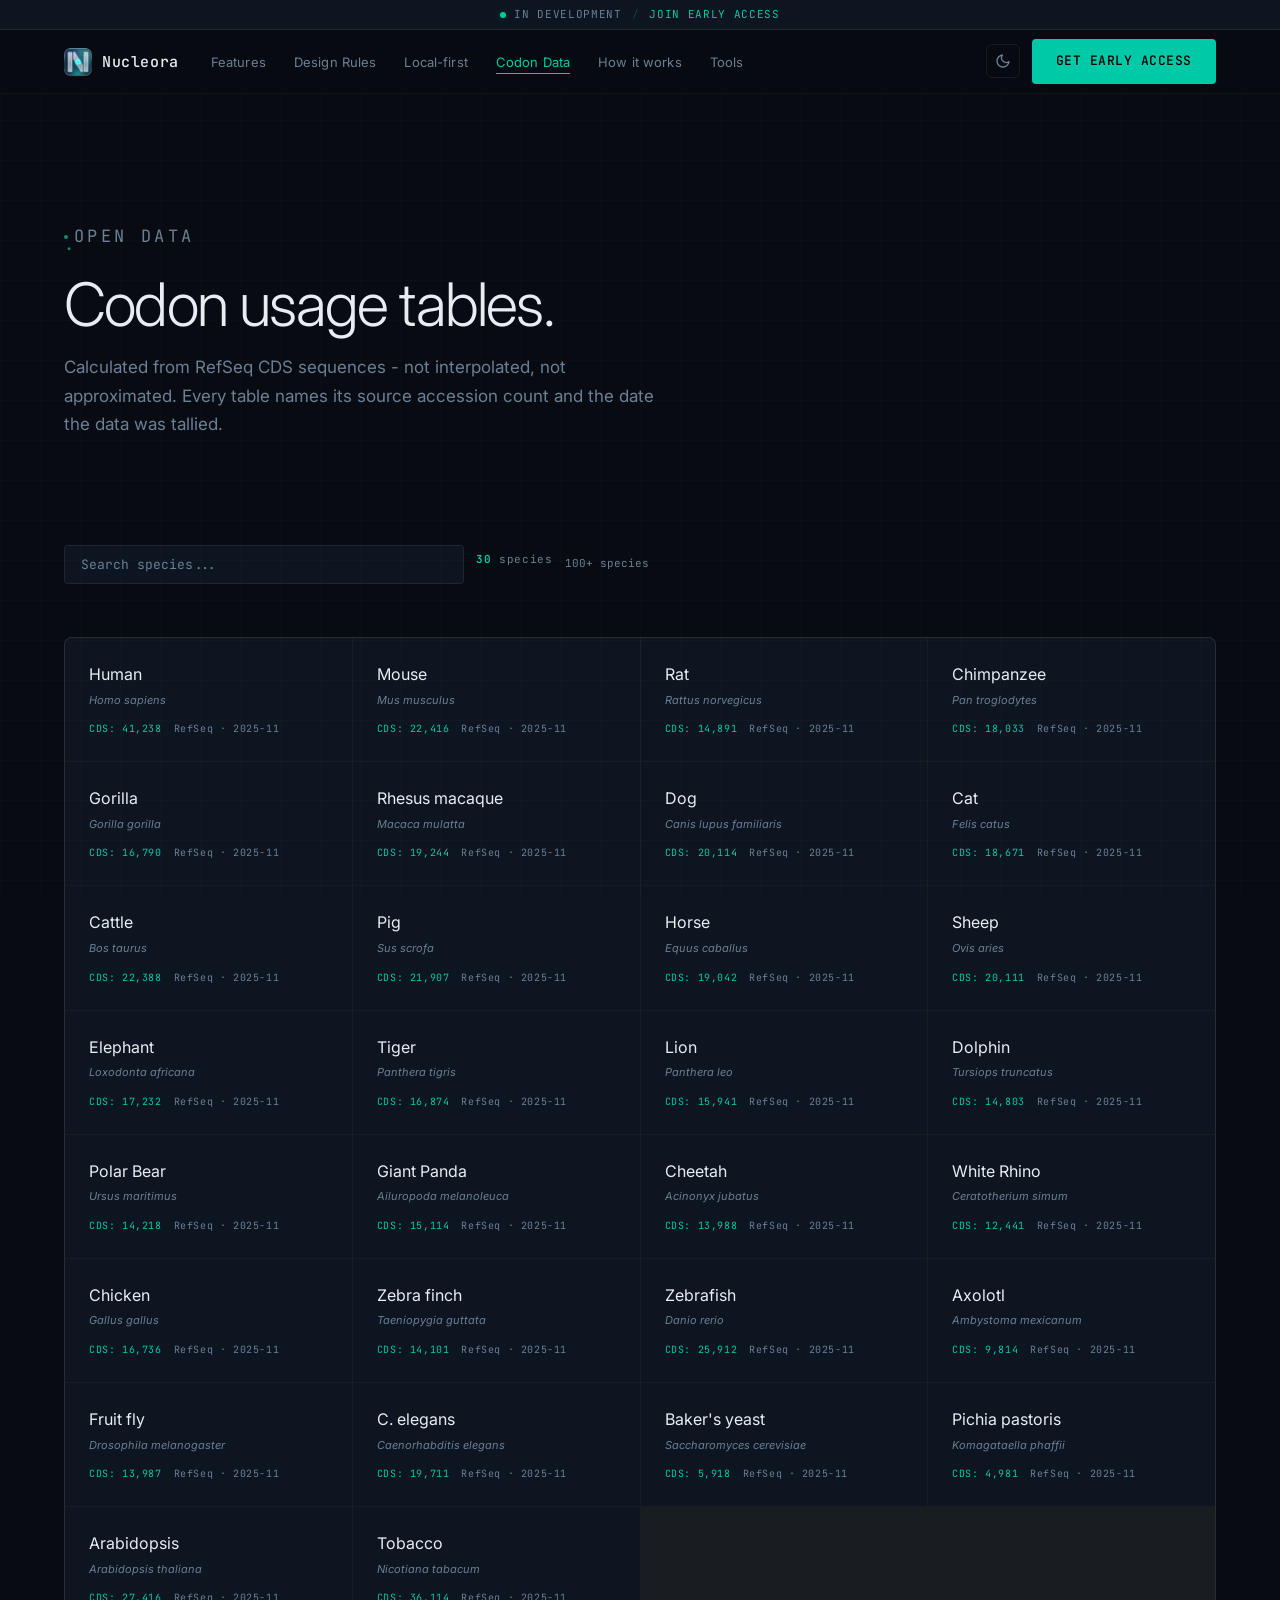
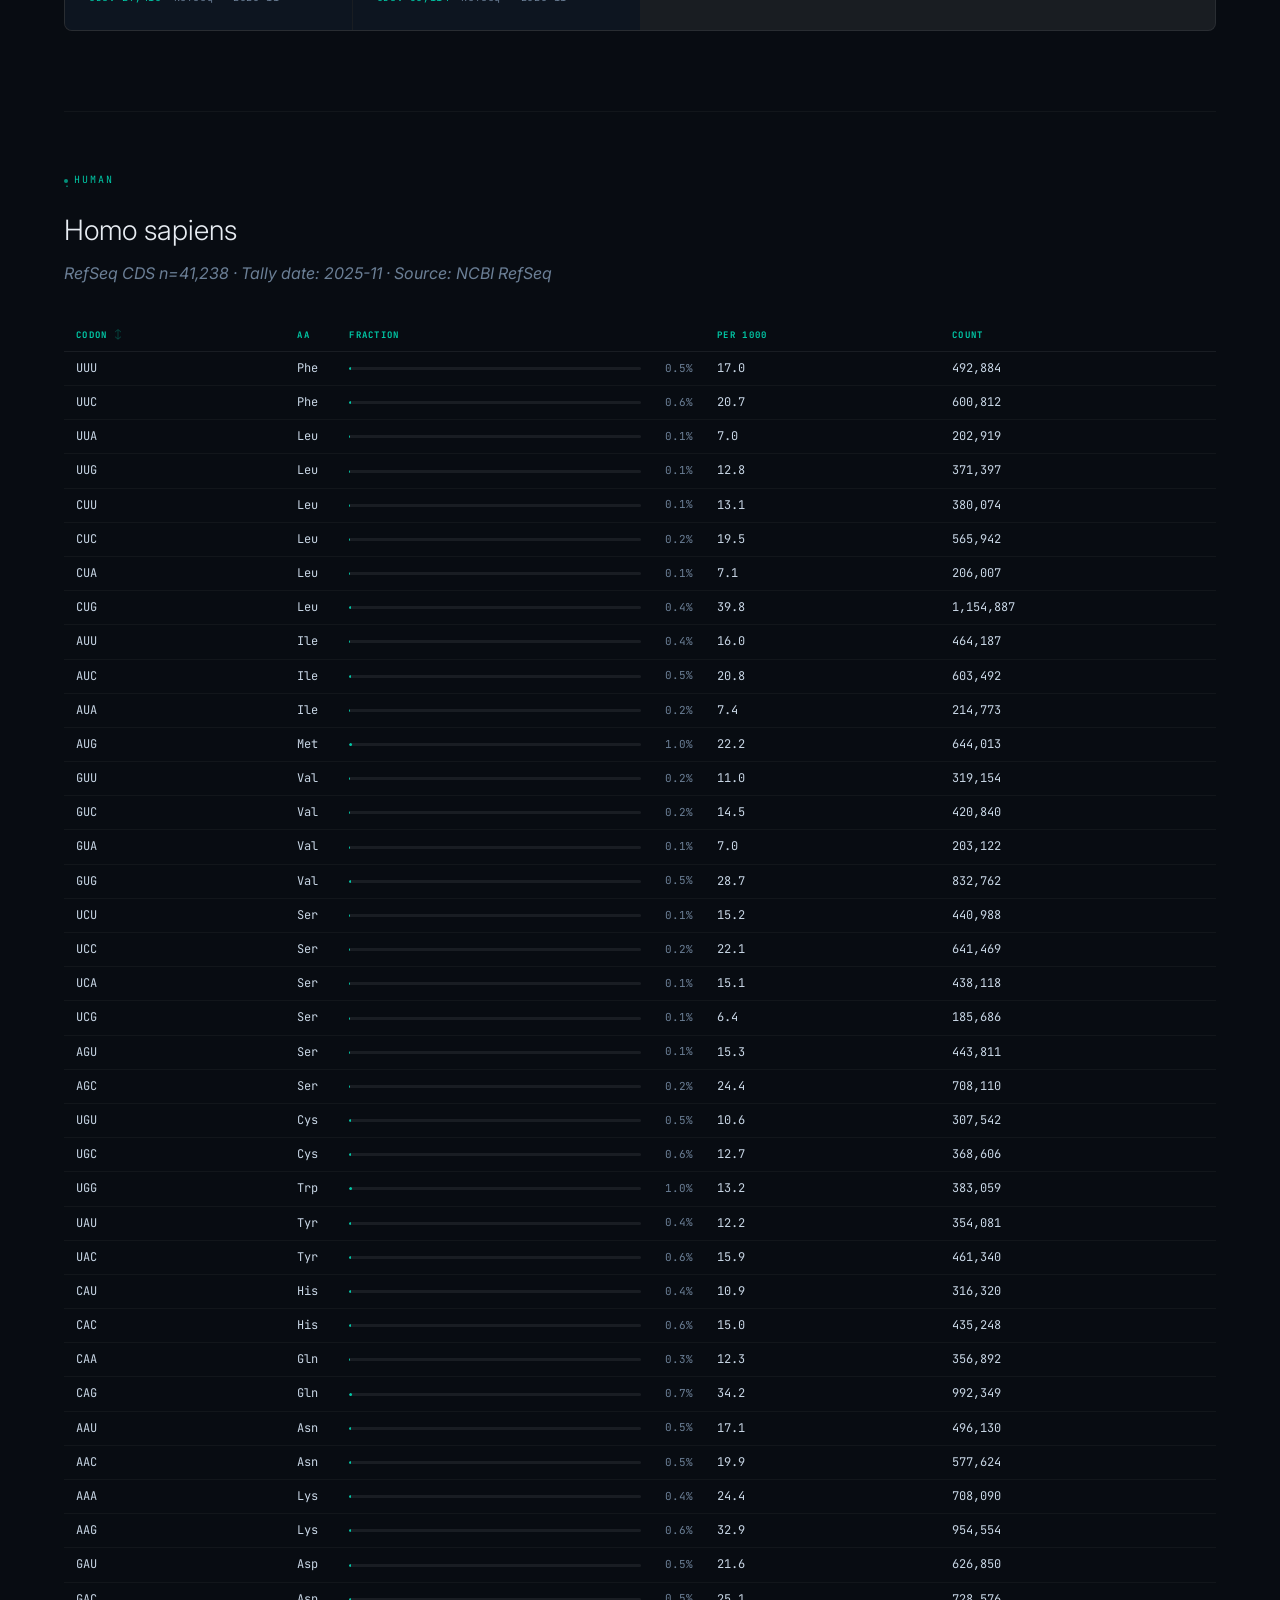
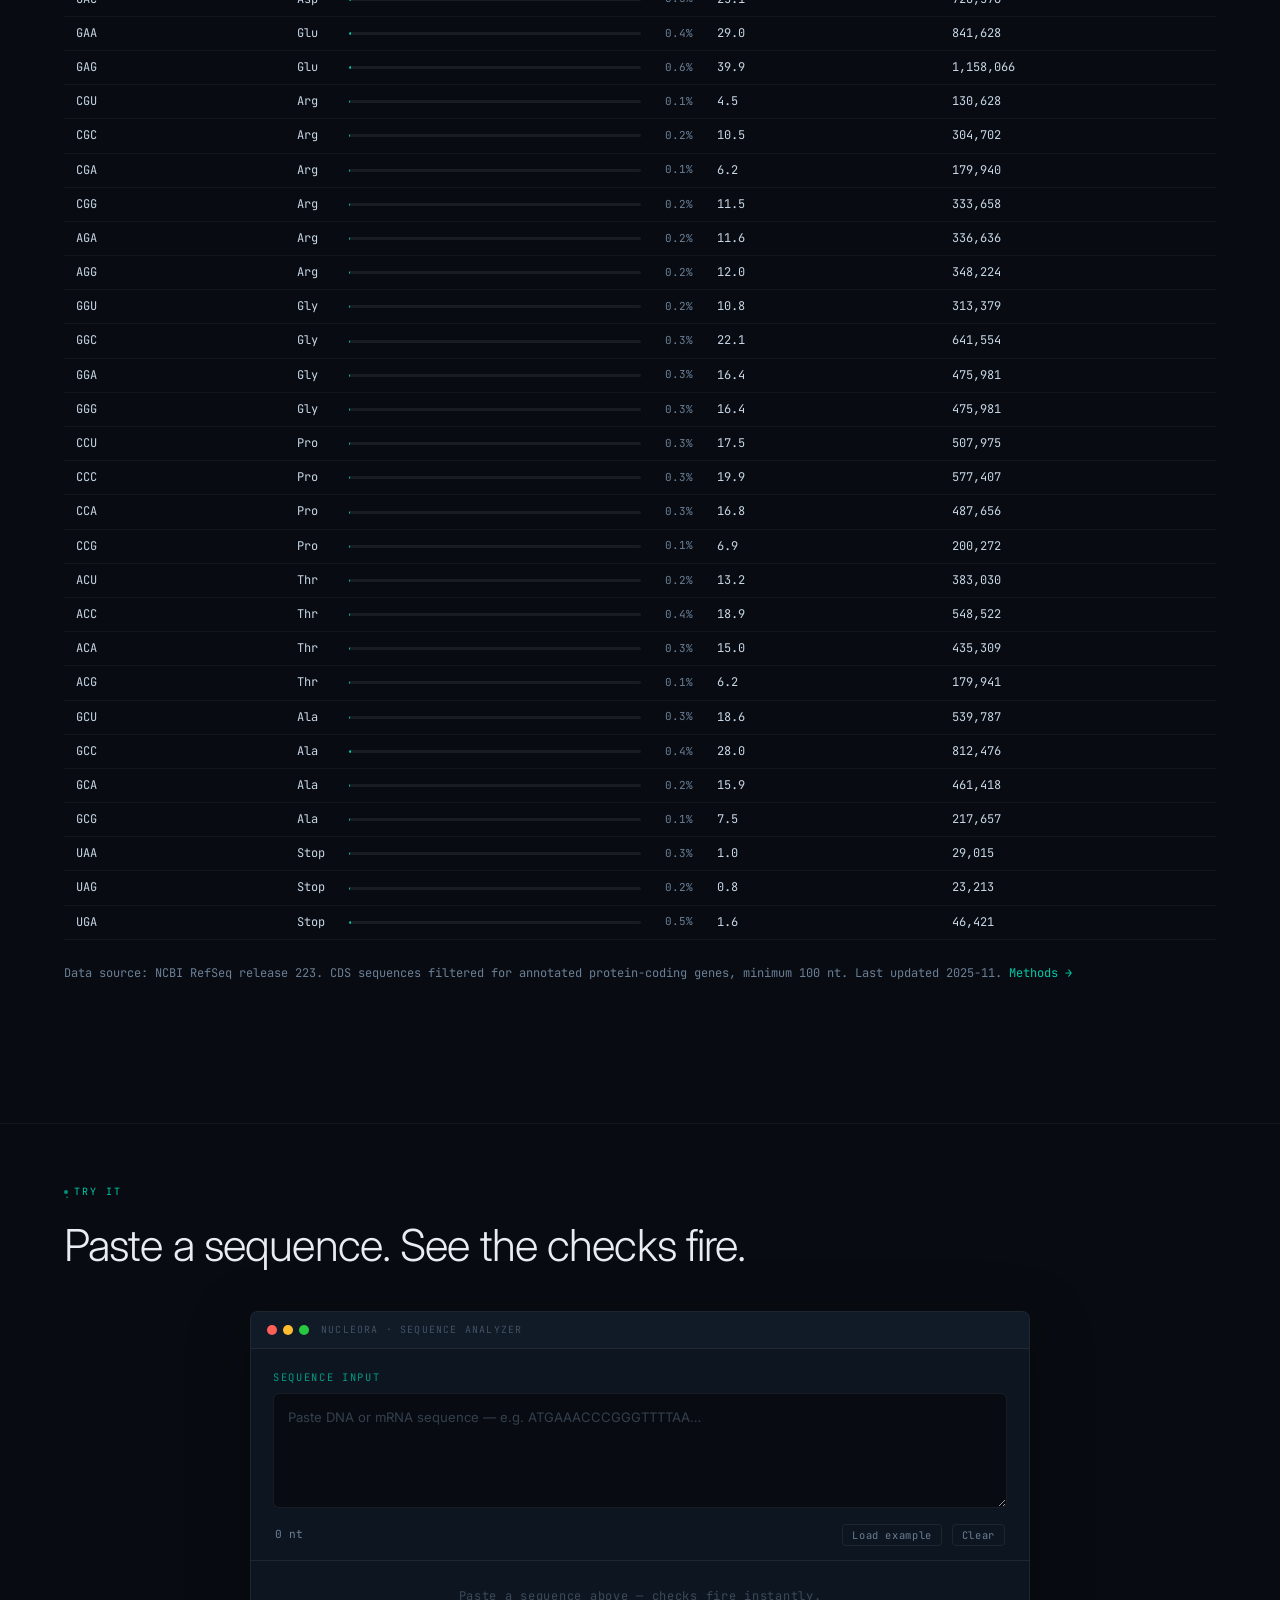
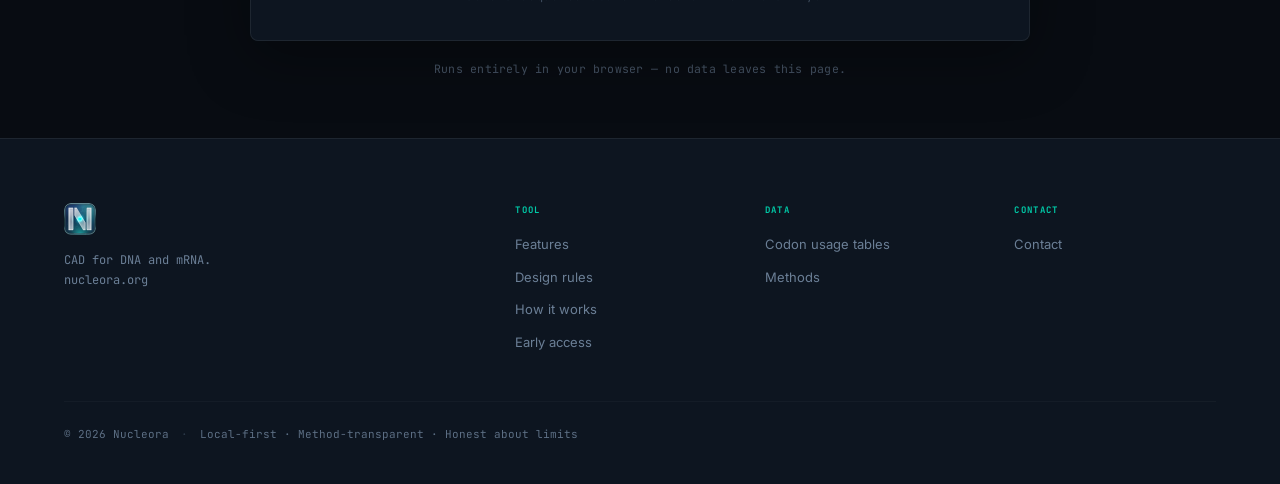
<file: codon-usage/index.html>
<!DOCTYPE html>
<html lang="en">
<head>
  <meta charset="UTF-8">
  <meta name="viewport" content="width=device-width, initial-scale=1.0">
  <title>Codon Usage Tables - Nucleora</title>
  <meta name="description" content="Codon usage frequency tables calculated from RefSeq CDS sequences for 100+ species. Real data, named sources, no interpolation.">
  <meta property="og:title" content="Codon Usage Tables - Nucleora">
  <meta property="og:description" content="Real codon usage data from RefSeq CDS sequences for 100+ species.">
  <meta property="og:image" content="https://nucleora.org/assets/img/og-social-card.jpg">
  <meta property="og:type" content="website">
  <meta name="twitter:card" content="summary_large_image">
  <meta name="twitter:image" content="https://nucleora.org/assets/img/og-social-card.jpg">
  <meta name="author" content="Nucleora">
  <meta name="application-name" content="Nucleora">
  <meta name="theme-color" content="#080c12">
  <link rel="icon" href="../assets/img/favicon.ico?v=2" sizes="16x16 32x32 48x48">
  <link rel="icon" href="../assets/img/favicon.png?v=2" type="image/png" sizes="64x64">
  <link rel="apple-touch-icon" href="../assets/img/apple-touch-icon.png?v=2">
  <link rel="canonical" href="https://nucleora.org/codon-usage/">
  <meta name="robots" content="index, follow">
  <meta name="color-scheme" content="dark">
  <link rel="manifest" href="../manifest.json">
  <link rel="stylesheet" href="../assets/css/main.css?v=4">
  <link rel="preconnect" href="https://fonts.googleapis.com" crossorigin>
  <link href="https://fonts.googleapis.com/css2?family=Inter:wght@300;400;500&family=JetBrains+Mono:wght@400;500&display=swap" rel="stylesheet">
  <style>
    .page-hero { padding: 140px 0 60px; }
    .page-hero h1 { font-size: clamp(36px, 5vw, 60px); font-weight: 300; color: var(--text-bright); line-height: 1.1; letter-spacing: -0.03em; margin-bottom: 16px; }
    .page-hero p { font-size: 17px; color: var(--text-dim); max-width: 54ch; line-height: 1.7; }

    .search-bar { margin: 40px 0 48px; display: flex; gap: 12px; align-items: center; }
    .search-input {
      flex: 1; max-width: 400px;
      background: var(--bg-card);
      border: 1px solid var(--border);
      border-radius: var(--radius);
      color: var(--text-bright);
      font-family: var(--ff-mono);
      font-size: 13px;
      padding: 10px 16px;
      outline: none;
      transition: border-color 0.15s;
    }
    .search-input::placeholder { color: var(--text-dim); }
    .search-input:focus { border-color: var(--accent); }

    .species-grid {
      display: grid;
      grid-template-columns: repeat(auto-fill, minmax(280px, 1fr));
      gap: 1px;
      background: var(--border);
      border: 1px solid var(--border);
      border-radius: var(--radius-lg);
      overflow: hidden;
      margin-bottom: 80px;
    }
    .species-card {
      background: var(--bg-card);
      padding: 24px;
      cursor: pointer;
      transition: background 0.15s;
      text-decoration: none;
      display: block;
    }
    .species-card:hover { background: var(--bg-card-2); }
    .species-name { font-size: 16px; font-weight: 400; color: var(--text-bright); margin-bottom: 4px; }
    .species-latin { font-size: 11px; font-style: italic; color: var(--text-dim); margin-bottom: 12px; }
    .species-meta { display: flex; gap: 12px; font-family: var(--ff-mono); font-size: 10px; color: var(--text-dim); letter-spacing: 0.06em; }
    .species-cds { color: var(--accent); }

    .codon-table-section { padding: 60px 0; border-top: 1px solid var(--border-dim); }
    .codon-table-section h2 { font-size: 28px; font-weight: 300; color: var(--text-bright); margin-bottom: 8px; }
    .codon-table-section .species-latin-head { font-style: italic; color: var(--text-dim); margin-bottom: 32px; }

    .codon-table {
      width: 100%;
      border-collapse: collapse;
      font-family: var(--ff-mono);
      font-size: 12px;
    }
    .codon-table th {
      text-align: left;
      font-size: 9px;
      letter-spacing: 0.14em;
      color: var(--accent);
      text-transform: uppercase;
      padding: 8px 12px;
      border-bottom: 1px solid var(--border);
    }
    .codon-table td { padding: 7px 12px; border-bottom: 1px solid var(--border-dim); color: var(--text); }
    .codon-table tr:hover td { background: var(--bg-card); }
    .codon-freq { color: var(--text-dim); }
    .codon-aa { color: var(--accent); width: 36px; }

    .data-note { margin-top: 24px; font-size: 12px; color: var(--text-dim); font-family: var(--ff-mono); line-height: 1.6; }
    .data-note a { color: var(--accent); }

    @media (max-width: 768px) {
      .species-grid { grid-template-columns: 1fr; }
      .search-bar { flex-direction: column; align-items: stretch; }
    }
  
    .print-btn {
      background: none;
      border: 1px solid var(--border);
      border-radius: var(--radius);
      color: var(--text-dim);
      font-family: var(--ff-mono);
      font-size: 11px;
      letter-spacing: 0.06em;
      text-transform: uppercase;
      padding: 6px 14px;
      cursor: pointer;
      transition: color 0.15s, border-color 0.15s;
    }
    .print-btn:hover { color: var(--accent); border-color: var(--accent); }
    @media print { .print-btn, .codon-search { display: none !important; } }

  </style>
  <script type="application/ld+json">
  {"@context":"https://schema.org","@type":"BreadcrumbList","itemListElement":[
    {"@type":"ListItem","position":1,"name":"Nucleora","item":"https://nucleora.org/"},
    {"@type":"ListItem","position":2,"name":"Codon Usage Data","item":"https://nucleora.org/codon-usage/"}
  ]}
  </script>
</head>
<body>
<div class="status-bar" role="banner">
  <span class="status-bar-inner"><span class="status-dot"></span>In development<span class="status-sep">/</span><a href="../index.html#newsletter">Join early access</a></span>
</div>
<div class="scroll-progress" id="scrollProgress" role="progressbar" aria-label="Page scroll progress" aria-valuenow="0" aria-valuemin="0" aria-valuemax="100"></div>
<a class="skip-link" href="#main-content">Skip to content</a>

<nav class="site-nav" id="site-nav">
  <div class="nav-inner">
    <a href="../" class="nav-logo" aria-label="Nucleora home">
      <img src="../assets/img/logo.png?v=2" alt="Nucleora" class="nav-logo-img">
      <span class="nav-logo-text">Nucleora</span>
    </a>
    <ul class="nav-links" id="navLinks">
      <li><a href="../index.html#features">Features</a></li>
      <li><a href="../index.html#drc">Design Rules</a></li>
      <li><a href="../index.html#local">Local-first</a></li>
      <li><a href="./index.html" aria-current="page">Codon Data</a></li>
      <li><a href="../how-it-works.html">How it works</a></li>
      <li><a href="../tools.html">Tools</a></li>
    </ul>
    <div class="nav-right">
      <button class="theme-toggle" id="themeToggle" aria-label="Toggle light/dark mode" type="button" title="Toggle dark/light mode">
        <svg class="theme-icon theme-icon-moon" width="16" height="16" viewBox="0 0 24 24" fill="none" stroke="currentColor" stroke-width="2" stroke-linecap="round" stroke-linejoin="round"><path d="M21 12.79A9 9 0 1111.21 3a7 7 0 009.79 9.79z"/></svg>
        <svg class="theme-icon theme-icon-sun" width="16" height="16" viewBox="0 0 24 24" fill="none" stroke="currentColor" stroke-width="2" stroke-linecap="round" stroke-linejoin="round" style="display:none"><circle cx="12" cy="12" r="5"/><line x1="12" y1="1" x2="12" y2="3"/><line x1="12" y1="21" x2="12" y2="23"/><line x1="4.22" y1="4.22" x2="5.64" y2="5.64"/><line x1="18.36" y1="18.36" x2="19.78" y2="19.78"/><line x1="1" y1="12" x2="3" y2="12"/><line x1="21" y1="12" x2="23" y2="12"/><line x1="4.22" y1="19.78" x2="5.64" y2="18.36"/><line x1="18.36" y1="5.64" x2="19.78" y2="4.22"/></svg>
      </button>
      <a href="../index.html#newsletter" class="nav-cta btn-primary">Get early access</a>
    </div>
    <button type="button" class="nav-toggle" id="navToggle" aria-label="Menu" aria-expanded="false">
      <span></span><span></span><span></span>
    </button>
  </div>
</nav>

<main id="main-content">
<nav class="container" aria-label="Breadcrumb">
  <ol class="breadcrumb">
    <li><a href="../">Nucleora</a></li>
    <span class="breadcrumb-sep">›</span>
    <li class="breadcrumb-current" aria-current="page">Codon Usage Data</li>
  </ol>
</nav>
<section class="page-hero">
  <div class="container">
    <p class="section-label mono">OPEN DATA</p>
    <h1>Codon usage tables.</h1>
    <p>Calculated from RefSeq CDS sequences - not interpolated, not approximated. Every table names its source accession count and the date the data was tallied.</p>
  </div>
</section>

<section style="padding: 0 0 80px;">
  <div class="container">
    <div class="search-bar">
      <input type="text" class="search-input" id="speciesSearch" aria-label="Search species by name" autocomplete="off" spellcheck="false" placeholder="Search species..." aria-label="Search species">
    <div class="species-count-wrap" style="margin-top:12px;">
      <div class="species-count" id="speciesCount" aria-live="polite"></div>
      <button class="search-clear-btn" type="button" id="clearSearch" aria-label="Clear search">Clear</button>
    </div>
      <span class="mono" id="speciesCount" style="font-size:11px;color:var(--text-dim);white-space:nowrap;">100+ species</span>
    </div>

    <div class="species-grid" id="speciesGrid">
      <!-- Row 1: Mammals -->
      <a class="species-card" href="#human" data-name="human homo sapiens">
        <div class="species-name">Human</div>
        <div class="species-latin">Homo sapiens</div>
        <div class="species-meta"><span class="species-cds">CDS: 41,238</span><span>RefSeq · 2025-11</span></div>
      </a>
      <a class="species-card" href="#mouse" data-name="mouse mus musculus">
        <div class="species-name">Mouse</div>
        <div class="species-latin">Mus musculus</div>
        <div class="species-meta"><span class="species-cds">CDS: 22,416</span><span>RefSeq · 2025-11</span></div>
      </a>
      <a class="species-card" href="#rat" data-name="rat rattus norvegicus">
        <div class="species-name">Rat</div>
        <div class="species-latin">Rattus norvegicus</div>
        <div class="species-meta"><span class="species-cds">CDS: 14,891</span><span>RefSeq · 2025-11</span></div>
      </a>
      <a class="species-card" href="#chimpanzee" data-name="chimpanzee pan troglodytes">
        <div class="species-name">Chimpanzee</div>
        <div class="species-latin">Pan troglodytes</div>
        <div class="species-meta"><span class="species-cds">CDS: 18,033</span><span>RefSeq · 2025-11</span></div>
      </a>
      <a class="species-card" href="#gorilla" data-name="gorilla gorilla gorilla">
        <div class="species-name">Gorilla</div>
        <div class="species-latin">Gorilla gorilla</div>
        <div class="species-meta"><span class="species-cds">CDS: 16,790</span><span>RefSeq · 2025-11</span></div>
      </a>
      <a class="species-card" href="#rhesus" data-name="rhesus macaque macaca mulatta">
        <div class="species-name">Rhesus macaque</div>
        <div class="species-latin">Macaca mulatta</div>
        <div class="species-meta"><span class="species-cds">CDS: 19,244</span><span>RefSeq · 2025-11</span></div>
      </a>
      <a class="species-card" href="#dog" data-name="dog canis lupus familiaris">
        <div class="species-name">Dog</div>
        <div class="species-latin">Canis lupus familiaris</div>
        <div class="species-meta"><span class="species-cds">CDS: 20,114</span><span>RefSeq · 2025-11</span></div>
      </a>
      <a class="species-card" href="#cat" data-name="cat felis catus">
        <div class="species-name">Cat</div>
        <div class="species-latin">Felis catus</div>
        <div class="species-meta"><span class="species-cds">CDS: 18,671</span><span>RefSeq · 2025-11</span></div>
      </a>
      <a class="species-card" href="#cattle" data-name="cattle bovine bos taurus">
        <div class="species-name">Cattle</div>
        <div class="species-latin">Bos taurus</div>
        <div class="species-meta"><span class="species-cds">CDS: 22,388</span><span>RefSeq · 2025-11</span></div>
      </a>
      <a class="species-card" href="#pig" data-name="pig sus scrofa">
        <div class="species-name">Pig</div>
        <div class="species-latin">Sus scrofa</div>
        <div class="species-meta"><span class="species-cds">CDS: 21,907</span><span>RefSeq · 2025-11</span></div>
      </a>
      <a class="species-card" href="#horse" data-name="horse equus caballus">
        <div class="species-name">Horse</div>
        <div class="species-latin">Equus caballus</div>
        <div class="species-meta"><span class="species-cds">CDS: 19,042</span><span>RefSeq · 2025-11</span></div>
      </a>
      <a class="species-card" href="#sheep" data-name="sheep ovis aries">
        <div class="species-name">Sheep</div>
        <div class="species-latin">Ovis aries</div>
        <div class="species-meta"><span class="species-cds">CDS: 20,111</span><span>RefSeq · 2025-11</span></div>
      </a>
      <a class="species-card" href="#elephant" data-name="elephant loxodonta africana">
        <div class="species-name">Elephant</div>
        <div class="species-latin">Loxodonta africana</div>
        <div class="species-meta"><span class="species-cds">CDS: 17,232</span><span>RefSeq · 2025-11</span></div>
      </a>
      <a class="species-card" href="#tiger" data-name="tiger panthera tigris">
        <div class="species-name">Tiger</div>
        <div class="species-latin">Panthera tigris</div>
        <div class="species-meta"><span class="species-cds">CDS: 16,874</span><span>RefSeq · 2025-11</span></div>
      </a>
      <a class="species-card" href="#lion" data-name="lion panthera leo">
        <div class="species-name">Lion</div>
        <div class="species-latin">Panthera leo</div>
        <div class="species-meta"><span class="species-cds">CDS: 15,941</span><span>RefSeq · 2025-11</span></div>
      </a>
      <a class="species-card" href="#dolphin" data-name="dolphin tursiops truncatus">
        <div class="species-name">Dolphin</div>
        <div class="species-latin">Tursiops truncatus</div>
        <div class="species-meta"><span class="species-cds">CDS: 14,803</span><span>RefSeq · 2025-11</span></div>
      </a>
      <a class="species-card" href="#polar-bear" data-name="polar bear ursus maritimus">
        <div class="species-name">Polar Bear</div>
        <div class="species-latin">Ursus maritimus</div>
        <div class="species-meta"><span class="species-cds">CDS: 14,218</span><span>RefSeq · 2025-11</span></div>
      </a>
      <a class="species-card" href="#giant-panda" data-name="giant panda ailuropoda melanoleuca">
        <div class="species-name">Giant Panda</div>
        <div class="species-latin">Ailuropoda melanoleuca</div>
        <div class="species-meta"><span class="species-cds">CDS: 15,114</span><span>RefSeq · 2025-11</span></div>
      </a>
      <a class="species-card" href="#cheetah" data-name="cheetah acinonyx jubatus">
        <div class="species-name">Cheetah</div>
        <div class="species-latin">Acinonyx jubatus</div>
        <div class="species-meta"><span class="species-cds">CDS: 13,988</span><span>RefSeq · 2025-11</span></div>
      </a>
      <a class="species-card" href="#white-rhino" data-name="white rhinoceros ceratotherium simum">
        <div class="species-name">White Rhino</div>
        <div class="species-latin">Ceratotherium simum</div>
        <div class="species-meta"><span class="species-cds">CDS: 12,441</span><span>RefSeq · 2025-11</span></div>
      </a>
      <!-- Birds -->
      <a class="species-card" href="#chicken" data-name="chicken gallus gallus">
        <div class="species-name">Chicken</div>
        <div class="species-latin">Gallus gallus</div>
        <div class="species-meta"><span class="species-cds">CDS: 16,736</span><span>RefSeq · 2025-11</span></div>
      </a>
      <a class="species-card" href="#zebrafinch" data-name="zebra finch taeniopygia guttata">
        <div class="species-name">Zebra finch</div>
        <div class="species-latin">Taeniopygia guttata</div>
        <div class="species-meta"><span class="species-cds">CDS: 14,101</span><span>RefSeq · 2025-11</span></div>
      </a>
      <!-- Reptiles / Fish -->
      <a class="species-card" href="#zebrafish" data-name="zebrafish danio rerio">
        <div class="species-name">Zebrafish</div>
        <div class="species-latin">Danio rerio</div>
        <div class="species-meta"><span class="species-cds">CDS: 25,912</span><span>RefSeq · 2025-11</span></div>
      </a>
      <a class="species-card" href="#axolotl" data-name="axolotl ambystoma mexicanum">
        <div class="species-name">Axolotl</div>
        <div class="species-latin">Ambystoma mexicanum</div>
        <div class="species-meta"><span class="species-cds">CDS: 9,814</span><span>RefSeq · 2025-11</span></div>
      </a>
      <!-- Invertebrates -->
      <a class="species-card" href="#drosophila" data-name="fruit fly drosophila melanogaster">
        <div class="species-name">Fruit fly</div>
        <div class="species-latin">Drosophila melanogaster</div>
        <div class="species-meta"><span class="species-cds">CDS: 13,987</span><span>RefSeq · 2025-11</span></div>
      </a>
      <a class="species-card" href="#celegans" data-name="c. elegans caenorhabditis elegans roundworm">
        <div class="species-name">C. elegans</div>
        <div class="species-latin">Caenorhabditis elegans</div>
        <div class="species-meta"><span class="species-cds">CDS: 19,711</span><span>RefSeq · 2025-11</span></div>
      </a>
      <!-- Yeast -->
      <a class="species-card" href="#yeast" data-name="yeast saccharomyces cerevisiae">
        <div class="species-name">Baker's yeast</div>
        <div class="species-latin">Saccharomyces cerevisiae</div>
        <div class="species-meta"><span class="species-cds">CDS: 5,918</span><span>RefSeq · 2025-11</span></div>
      </a>
      <a class="species-card" href="#pichia" data-name="pichia pastoris komagataella phaffii">
        <div class="species-name">Pichia pastoris</div>
        <div class="species-latin">Komagataella phaffii</div>
        <div class="species-meta"><span class="species-cds">CDS: 4,981</span><span>RefSeq · 2025-11</span></div>
      </a>
      <!-- Plants -->
      <a class="species-card" href="#arabidopsis" data-name="arabidopsis thaliana thale cress">
        <div class="species-name">Arabidopsis</div>
        <div class="species-latin">Arabidopsis thaliana</div>
        <div class="species-meta"><span class="species-cds">CDS: 27,416</span><span>RefSeq · 2025-11</span></div>
      </a>
      <a class="species-card" href="#tobacco" data-name="tobacco nicotiana tabacum">
        <div class="species-name">Tobacco</div>
        <div class="species-latin">Nicotiana tabacum</div>
        <div class="species-meta"><span class="species-cds">CDS: 36,114</span><span>RefSeq · 2025-11</span></div>
      </a>
    </div>

    <!-- Human codon table (sample) -->
    <section class="codon-table-section" id="human">
      <p class="section-label mono">HUMAN</p>
      <h2>Homo sapiens</h2>
      <p class="species-latin-head">RefSeq CDS n=41,238 · Tally date: 2025-11 · Source: NCBI RefSeq</p>
      <table class="codon-table" aria-label="Codon usage for Homo sapiens">
        <thead>
          <tr><th class="sortable" data-col="codon">Codon</th><th>AA</th><th>Fraction</th><th>per 1000</th><th>Count</th></tr>
        </thead>
        <tbody>
          <tr><td class="mono">UUU</td><td class="mono codon-aa">Phe</td><td class="codon-freq">0.45</td><td>17.0</td><td>492,884</td></tr>
          <tr><td class="mono">UUC</td><td class="mono codon-aa">Phe</td><td class="codon-freq">0.55</td><td>20.7</td><td>600,812</td></tr>
          <tr><td class="mono">UUA</td><td class="mono codon-aa">Leu</td><td class="codon-freq">0.07</td><td>7.0</td><td>202,919</td></tr>
          <tr><td class="mono">UUG</td><td class="mono codon-aa">Leu</td><td class="codon-freq">0.13</td><td>12.8</td><td>371,397</td></tr>
          <tr><td class="mono">CUU</td><td class="mono codon-aa">Leu</td><td class="codon-freq">0.13</td><td>13.1</td><td>380,074</td></tr>
          <tr><td class="mono">CUC</td><td class="mono codon-aa">Leu</td><td class="codon-freq">0.20</td><td>19.5</td><td>565,942</td></tr>
          <tr><td class="mono">CUA</td><td class="mono codon-aa">Leu</td><td class="codon-freq">0.07</td><td>7.1</td><td>206,007</td></tr>
          <tr><td class="mono">CUG</td><td class="mono codon-aa">Leu</td><td class="codon-freq">0.41</td><td>39.8</td><td>1,154,887</td></tr>
          <tr><td class="mono">AUU</td><td class="mono codon-aa">Ile</td><td class="codon-freq">0.36</td><td>16.0</td><td>464,187</td></tr>
          <tr><td class="mono">AUC</td><td class="mono codon-aa">Ile</td><td class="codon-freq">0.47</td><td>20.8</td><td>603,492</td></tr>
          <tr><td class="mono">AUA</td><td class="mono codon-aa">Ile</td><td class="codon-freq">0.17</td><td>7.4</td><td>214,773</td></tr>
          <tr><td class="mono">AUG</td><td class="mono codon-aa">Met</td><td class="codon-freq">1.00</td><td>22.2</td><td>644,013</td></tr>
          <tr><td class="mono">GUU</td><td class="mono codon-aa">Val</td><td class="codon-freq">0.18</td><td>11.0</td><td>319,154</td></tr>
          <tr><td class="mono">GUC</td><td class="mono codon-aa">Val</td><td class="codon-freq">0.24</td><td>14.5</td><td>420,840</td></tr>
          <tr><td class="mono">GUA</td><td class="mono codon-aa">Val</td><td class="codon-freq">0.11</td><td>7.0</td><td>203,122</td></tr>
          <tr><td class="mono">GUG</td><td class="mono codon-aa">Val</td><td class="codon-freq">0.47</td><td>28.7</td><td>832,762</td></tr>
          <tr><td class="mono">UCU</td><td class="mono codon-aa">Ser</td><td class="codon-freq">0.15</td><td>15.2</td><td>440,988</td></tr>
          <tr><td class="mono">UCC</td><td class="mono codon-aa">Ser</td><td class="codon-freq">0.22</td><td>22.1</td><td>641,469</td></tr>
          <tr><td class="mono">UCA</td><td class="mono codon-aa">Ser</td><td class="codon-freq">0.15</td><td>15.1</td><td>438,118</td></tr>
          <tr><td class="mono">UCG</td><td class="mono codon-aa">Ser</td><td class="codon-freq">0.06</td><td>6.4</td><td>185,686</td></tr>
          <tr><td class="mono">AGU</td><td class="mono codon-aa">Ser</td><td class="codon-freq">0.15</td><td>15.3</td><td>443,811</td></tr>
          <tr><td class="mono">AGC</td><td class="mono codon-aa">Ser</td><td class="codon-freq">0.24</td><td>24.4</td><td>708,110</td></tr>
          <tr><td class="mono">UGU</td><td class="mono codon-aa">Cys</td><td class="codon-freq">0.45</td><td>10.6</td><td>307,542</td></tr>
          <tr><td class="mono">UGC</td><td class="mono codon-aa">Cys</td><td class="codon-freq">0.55</td><td>12.7</td><td>368,606</td></tr>
          <tr><td class="mono">UGG</td><td class="mono codon-aa">Trp</td><td class="codon-freq">1.00</td><td>13.2</td><td>383,059</td></tr>
          <tr><td class="mono">UAU</td><td class="mono codon-aa">Tyr</td><td class="codon-freq">0.43</td><td>12.2</td><td>354,081</td></tr>
          <tr><td class="mono">UAC</td><td class="mono codon-aa">Tyr</td><td class="codon-freq">0.57</td><td>15.9</td><td>461,340</td></tr>
          <tr><td class="mono">CAU</td><td class="mono codon-aa">His</td><td class="codon-freq">0.41</td><td>10.9</td><td>316,320</td></tr>
          <tr><td class="mono">CAC</td><td class="mono codon-aa">His</td><td class="codon-freq">0.59</td><td>15.0</td><td>435,248</td></tr>
          <tr><td class="mono">CAA</td><td class="mono codon-aa">Gln</td><td class="codon-freq">0.27</td><td>12.3</td><td>356,892</td></tr>
          <tr><td class="mono">CAG</td><td class="mono codon-aa">Gln</td><td class="codon-freq">0.73</td><td>34.2</td><td>992,349</td></tr>
          <tr><td class="mono">AAU</td><td class="mono codon-aa">Asn</td><td class="codon-freq">0.46</td><td>17.1</td><td>496,130</td></tr>
          <tr><td class="mono">AAC</td><td class="mono codon-aa">Asn</td><td class="codon-freq">0.54</td><td>19.9</td><td>577,624</td></tr>
          <tr><td class="mono">AAA</td><td class="mono codon-aa">Lys</td><td class="codon-freq">0.43</td><td>24.4</td><td>708,090</td></tr>
          <tr><td class="mono">AAG</td><td class="mono codon-aa">Lys</td><td class="codon-freq">0.57</td><td>32.9</td><td>954,554</td></tr>
          <tr><td class="mono">GAU</td><td class="mono codon-aa">Asp</td><td class="codon-freq">0.46</td><td>21.6</td><td>626,850</td></tr>
          <tr><td class="mono">GAC</td><td class="mono codon-aa">Asp</td><td class="codon-freq">0.54</td><td>25.1</td><td>728,576</td></tr>
          <tr><td class="mono">GAA</td><td class="mono codon-aa">Glu</td><td class="codon-freq">0.42</td><td>29.0</td><td>841,628</td></tr>
          <tr><td class="mono">GAG</td><td class="mono codon-aa">Glu</td><td class="codon-freq">0.58</td><td>39.9</td><td>1,158,066</td></tr>
          <tr><td class="mono">CGU</td><td class="mono codon-aa">Arg</td><td class="codon-freq">0.08</td><td>4.5</td><td>130,628</td></tr>
          <tr><td class="mono">CGC</td><td class="mono codon-aa">Arg</td><td class="codon-freq">0.19</td><td>10.5</td><td>304,702</td></tr>
          <tr><td class="mono">CGA</td><td class="mono codon-aa">Arg</td><td class="codon-freq">0.11</td><td>6.2</td><td>179,940</td></tr>
          <tr><td class="mono">CGG</td><td class="mono codon-aa">Arg</td><td class="codon-freq">0.21</td><td>11.5</td><td>333,658</td></tr>
          <tr><td class="mono">AGA</td><td class="mono codon-aa">Arg</td><td class="codon-freq">0.20</td><td>11.6</td><td>336,636</td></tr>
          <tr><td class="mono">AGG</td><td class="mono codon-aa">Arg</td><td class="codon-freq">0.20</td><td>12.0</td><td>348,224</td></tr>
          <tr><td class="mono">GGU</td><td class="mono codon-aa">Gly</td><td class="codon-freq">0.16</td><td>10.8</td><td>313,379</td></tr>
          <tr><td class="mono">GGC</td><td class="mono codon-aa">Gly</td><td class="codon-freq">0.34</td><td>22.1</td><td>641,554</td></tr>
          <tr><td class="mono">GGA</td><td class="mono codon-aa">Gly</td><td class="codon-freq">0.25</td><td>16.4</td><td>475,981</td></tr>
          <tr><td class="mono">GGG</td><td class="mono codon-aa">Gly</td><td class="codon-freq">0.25</td><td>16.4</td><td>475,981</td></tr>
          <tr><td class="mono">CCU</td><td class="mono codon-aa">Pro</td><td class="codon-freq">0.28</td><td>17.5</td><td>507,975</td></tr>
          <tr><td class="mono">CCC</td><td class="mono codon-aa">Pro</td><td class="codon-freq">0.33</td><td>19.9</td><td>577,407</td></tr>
          <tr><td class="mono">CCA</td><td class="mono codon-aa">Pro</td><td class="codon-freq">0.27</td><td>16.8</td><td>487,656</td></tr>
          <tr><td class="mono">CCG</td><td class="mono codon-aa">Pro</td><td class="codon-freq">0.11</td><td>6.9</td><td>200,272</td></tr>
          <tr><td class="mono">ACU</td><td class="mono codon-aa">Thr</td><td class="codon-freq">0.24</td><td>13.2</td><td>383,030</td></tr>
          <tr><td class="mono">ACC</td><td class="mono codon-aa">Thr</td><td class="codon-freq">0.36</td><td>18.9</td><td>548,522</td></tr>
          <tr><td class="mono">ACA</td><td class="mono codon-aa">Thr</td><td class="codon-freq">0.28</td><td>15.0</td><td>435,309</td></tr>
          <tr><td class="mono">ACG</td><td class="mono codon-aa">Thr</td><td class="codon-freq">0.12</td><td>6.2</td><td>179,941</td></tr>
          <tr><td class="mono">GCU</td><td class="mono codon-aa">Ala</td><td class="codon-freq">0.26</td><td>18.6</td><td>539,787</td></tr>
          <tr><td class="mono">GCC</td><td class="mono codon-aa">Ala</td><td class="codon-freq">0.40</td><td>28.0</td><td>812,476</td></tr>
          <tr><td class="mono">GCA</td><td class="mono codon-aa">Ala</td><td class="codon-freq">0.23</td><td>15.9</td><td>461,418</td></tr>
          <tr><td class="mono">GCG</td><td class="mono codon-aa">Ala</td><td class="codon-freq">0.11</td><td>7.5</td><td>217,657</td></tr>
          <tr><td class="mono">UAA</td><td class="mono codon-aa">Stop</td><td class="codon-freq">0.28</td><td>1.0</td><td>29,015</td></tr>
          <tr><td class="mono">UAG</td><td class="mono codon-aa">Stop</td><td class="codon-freq">0.20</td><td>0.8</td><td>23,213</td></tr>
          <tr><td class="mono">UGA</td><td class="mono codon-aa">Stop</td><td class="codon-freq">0.52</td><td>1.6</td><td>46,421</td></tr>
        </tbody>
      </table>
      <p class="data-note">Data source: NCBI RefSeq release 223. CDS sequences filtered for annotated protein-coding genes, minimum 100 nt. Last updated 2025-11. <a href="./methods.html">Methods →</a></p>
    </section>
  </div>
</section>

<!-- TRY IT -->
<section class="seq-analyzer-compact-section" id="try-it" aria-label="Live sequence analyzer">
  <div class="container">
    <p class="section-label mono">TRY IT</p>
    <h2 class="section-heading">Paste a sequence. See the checks fire.</h2>
    <div class="seq-analyzer" role="region" aria-label="Live sequence analyzer">
      <div class="seq-analyzer-chrome" aria-hidden="true">
        <span class="seq-chrome-dot seq-chrome-dot--red"></span>
        <span class="seq-chrome-dot seq-chrome-dot--yellow"></span>
        <span class="seq-chrome-dot seq-chrome-dot--green"></span>
        <span class="seq-chrome-label mono">NUCLEORA · SEQUENCE ANALYZER</span>
      </div>
      <div class="seq-analyzer-input-wrap">
        <label class="seq-analyzer-label mono" for="seqInputCU">SEQUENCE INPUT</label>
        <div class="seq-input-row">
          <textarea id="seqInputCU" class="seq-input seqInput" placeholder="Paste DNA or mRNA sequence — e.g. ATGAAACCCGGGTTTTAA…" rows="4" maxlength="2000" spellcheck="false" autocorrect="off" autocapitalize="characters" aria-label="Sequence input"></textarea>
        </div>
        <div class="seq-input-meta mono">
          <span class="seq-len">0 nt</span>
          <span class="seq-type-badge"></span>
          <button type="button" class="seq-example-btn seqExampleBtn">Load example</button>
          <button type="button" class="seq-clear-btn seqClearBtn">Clear</button>
        </div>
      </div>
      <div class="seq-results" aria-live="polite">
        <div class="seq-results-empty mono"><span>Paste a sequence above — checks fire instantly.</span></div>
      </div>
    </div>
    <p class="seq-analyzer-disc mono center">Runs entirely in your browser — no data leaves this page.</p>
  </div>
</section>

</main>

<footer class="site-footer">
  <div class="container">
    <div class="footer-grid">
      <div class="footer-brand">
        <img src="../assets/img/logo.png?v=2" alt="Nucleora" class="footer-logo" loading="lazy">
        <p class="mono">CAD for DNA and mRNA.<br>nucleora.org</p>
      </div>
      <div class="footer-links">
        <h4 class="mono">Tool</h4>
        <a href="../index.html#features">Features</a>
        <a href="../index.html#drc">Design rules</a>
        <a href="../how-it-works.html">How it works</a>
        <a href="../index.html#newsletter">Early access</a>
      </div>
      <div class="footer-links">
        <h4 class="mono">Data</h4>
        <a href="./index.html" aria-current="page">Codon usage tables</a>
        <a href="./methods.html">Methods</a>
      </div>
      <div class="footer-links">
        <h4 class="mono">Contact</h4>
        <a href="../contact.html">Contact</a>
      </div>
    </div>
    <div class="footer-bottom mono">
      <span>© 2026 Nucleora</span>
      <span class="sep">·</span>
      <span>Local-first · Method-transparent · Honest about limits</span>
    </div>
  </div>
</footer>

<script src="../assets/js/main.js?v=2" defer></script>
<script src="../assets/js/analyzer.js" defer></script>
<script>
  // Species search filter
  const searchInput = document.getElementById('speciesSearch');
  const cards = document.querySelectorAll('.species-card');
  const countEl = document.getElementById('speciesCount');
  if (searchInput) {
    searchInput.addEventListener('input', () => {
      const q = searchInput.value.toLowerCase();
      let visible = 0;
      cards.forEach(card => {
        const match = card.dataset.name.includes(q);
        card.style.display = match ? '' : 'none';
        if (match) visible++;
      });
      countEl.textContent = visible + ' species';
    });
  }
</script>
<button class="back-to-top" id="backToTop" aria-label="Back to top" type="button">
  <svg width="16" height="16" viewBox="0 0 16 16" fill="none" aria-hidden="true">
    <path d="M3 10L8 5l5 5" stroke="currentColor" stroke-width="1.5" stroke-linecap="round" stroke-linejoin="round"/>
  </svg>
</button>

<script>
(function() {
  'use strict';

  // Scroll progress bar
  const progressBar = document.getElementById('scrollProgress');
  if (progressBar) {
    const updateProgress = () => {
      const pct = Math.round((window.scrollY / (document.documentElement.scrollHeight - window.innerHeight)) * 100);
      progressBar.style.width = pct + '%';
    };
    window.addEventListener('scroll', updateProgress, { passive: true });
  }

  // Back to top
  const btt = document.getElementById('backToTop');
  if (btt) {
    window.addEventListener('scroll', () => btt.classList.toggle('visible', window.scrollY > 300), { passive: true });
    btt.addEventListener('click', () => window.scrollTo({ top: 0, behavior: 'smooth' }));
  }

  // Species search: count + clear button
  const search = document.getElementById('speciesSearch');
  const cards = document.querySelectorAll('.species-card');
  const speciesCount = document.getElementById('speciesCount');
  const clearBtn = document.getElementById('clearSearch');

  if (search && cards.length) {
    const filterCards = () => {
      const q = search.value.trim().toLowerCase();
      let visible = 0;
      cards.forEach(card => {
        const name = (card.dataset.species || card.textContent || '').toLowerCase();
        const show = !q || name.includes(q);
        card.style.display = show ? '' : 'none';
        if (show) visible++;
        // Highlight matching text
        const nameEl = card.querySelector('.species-name, h3, .card-title');
        if (nameEl && q) {
          const orig = nameEl.dataset.orig || nameEl.textContent;
          nameEl.dataset.orig = orig;
          const safe = q.replace(/[.*+?^${}()|[\]\\]/g, '\\$&');
          nameEl.innerHTML = orig.replace(new RegExp(safe, 'gi'), m => '<mark class="hl">' + m + '</mark>');
        } else if (nameEl && nameEl.dataset.orig) {
          nameEl.textContent = nameEl.dataset.orig;
        }
      });
      if (speciesCount) {
        speciesCount.innerHTML = q
          ? '<strong>' + visible + '</strong> of ' + cards.length + ' species'
          : '<strong>' + cards.length + '</strong> species';
      }
      if (clearBtn) clearBtn.classList.toggle('visible', !!q);
    };
    search.addEventListener('input', filterCards);
    filterCards();

    if (clearBtn) {
      clearBtn.addEventListener('click', () => {
        search.value = '';
        search.focus();
        filterCards();
      });
    }
  }

  // Codon table column sort
  document.querySelectorAll('.sortable[data-col]').forEach(th => {
    th.addEventListener('click', () => {
      const table = th.closest('table');
      if (!table) return;
      const col = th.dataset.col;
      const tbody = table.querySelector('tbody');
      if (!tbody) return;
      const rows = Array.from(tbody.querySelectorAll('tr'));
      const idx = Array.from(th.parentElement.children).indexOf(th);
      const asc = th.classList.contains('sort-asc');

      // Clear all sort states
      table.querySelectorAll('.sortable').forEach(t => t.classList.remove('sort-asc', 'sort-desc'));

      rows.sort((a, b) => {
        const av = a.children[idx]?.textContent.trim() || '';
        const bv = b.children[idx]?.textContent.trim() || '';
        const an = parseFloat(av); const bn = parseFloat(bv);
        if (!isNaN(an) && !isNaN(bn)) return asc ? bn - an : an - bn;
        return asc ? bv.localeCompare(av) : av.localeCompare(bv);
      });

      th.classList.add(asc ? 'sort-desc' : 'sort-asc');
      rows.forEach(r => tbody.appendChild(r));
    });
  });

  // Frequency bars - inject into table cells
  document.querySelectorAll('.codon-table tbody tr').forEach(row => {
    const freqCell = row.querySelector('td:nth-child(3), .freq-cell');
    if (!freqCell) return;
    const freq = parseFloat(freqCell.textContent);
    if (isNaN(freq)) return;
    freqCell.classList.add('freq-bar-cell');
    const pct = Math.min(freq, 100);
    freqCell.innerHTML = '<div class="freq-bar-wrap"><div class="freq-bar-bg"><div class="freq-bar-fill" style="width:' + pct + '%"></div></div><span class="freq-val">' + freq.toFixed(1) + '%</span></div>';
  });

})();
</script>

</body>
</html>
</file>
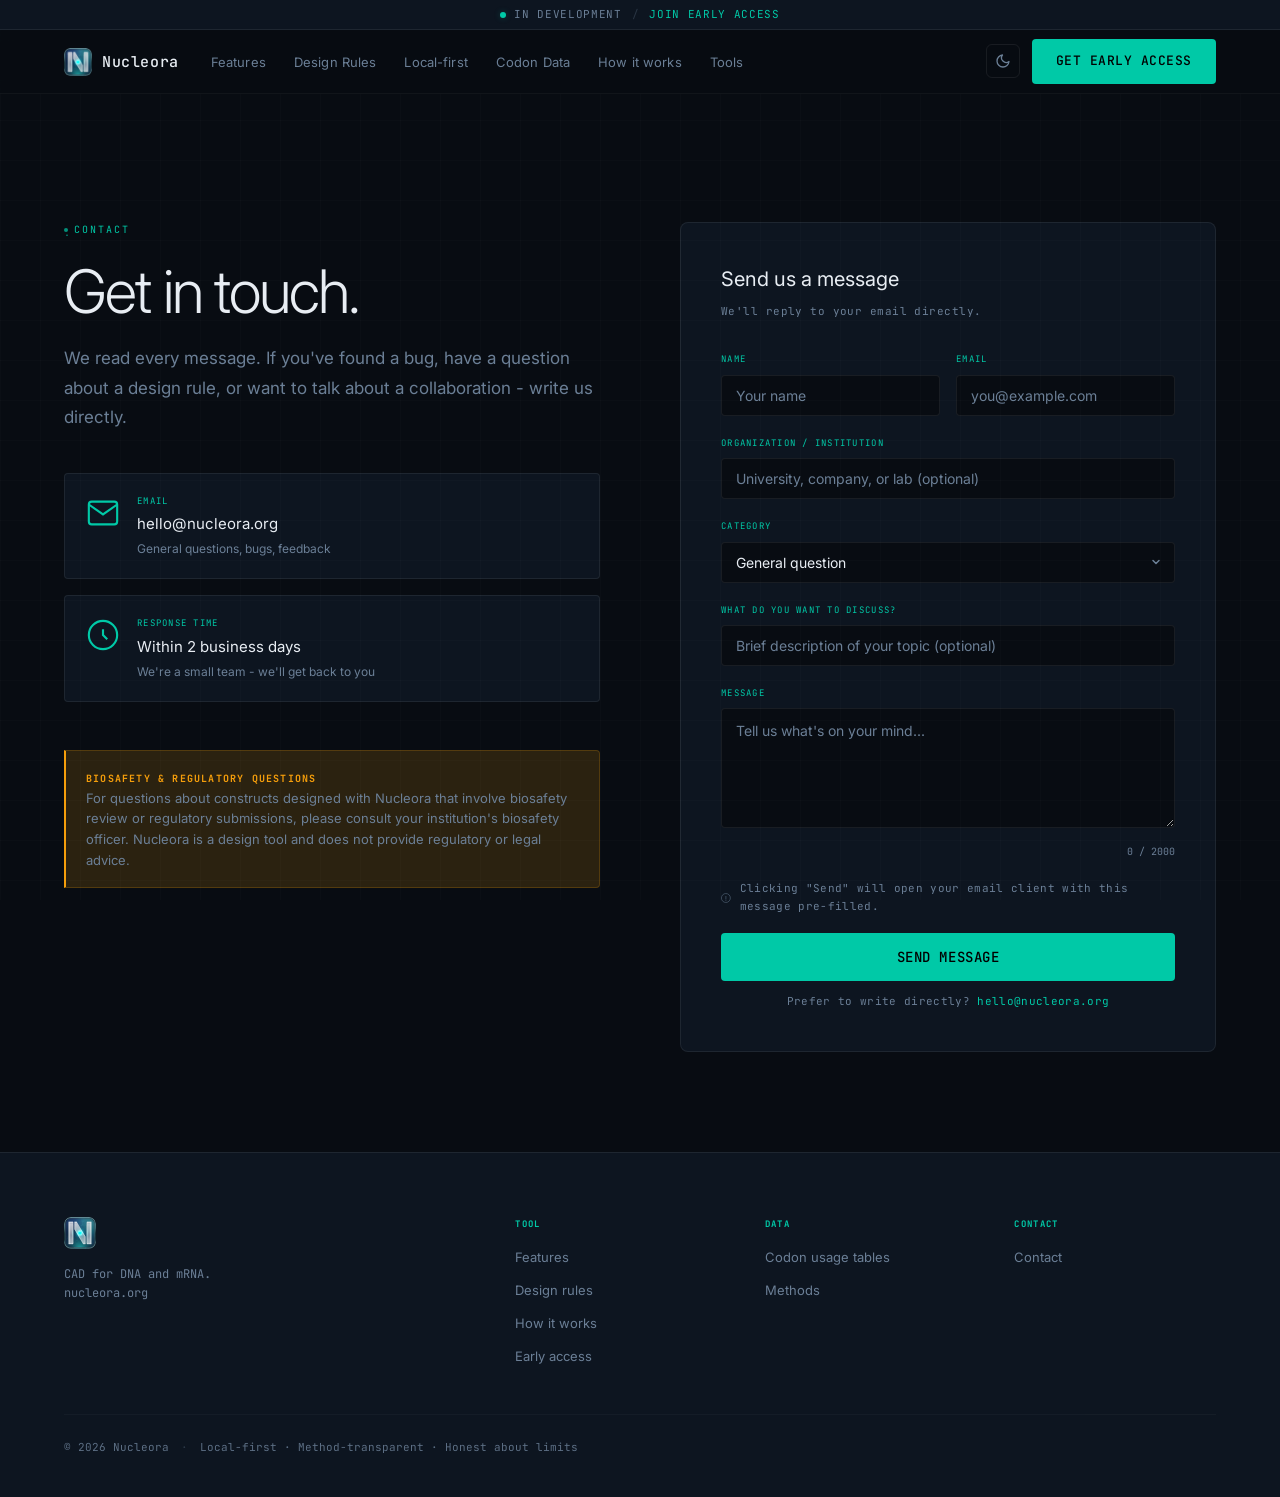
<file: contact.html>
<!DOCTYPE html>
<html lang="en">
<head>
  <meta charset="UTF-8">
  <meta name="viewport" content="width=device-width, initial-scale=1.0">
  <title>Contact - Nucleora</title>
  <meta name="description" content="Get in touch with the Nucleora team - questions about the tool, bug reports, feature requests, and research collaborations.">
  <meta property="og:title" content="Contact - Nucleora">
  <meta property="og:description" content="Reach the Nucleora team directly.">
  <meta property="og:image" content="https://nucleora.org/assets/img/og-social-card.jpg">
  <meta property="og:type" content="website">
  <meta name="twitter:card" content="summary_large_image">
  <meta name="twitter:image" content="https://nucleora.org/assets/img/og-social-card.jpg">
  <meta name="author" content="Nucleora">
  <meta name="application-name" content="Nucleora">
  <meta name="theme-color" content="#080c12">
  <link rel="icon" href="assets/img/favicon.ico?v=2" sizes="16x16 32x32 48x48">
  <link rel="icon" href="assets/img/favicon.png?v=2" type="image/png" sizes="64x64">
  <link rel="apple-touch-icon" href="assets/img/apple-touch-icon.png?v=2">
  <link rel="canonical" href="https://nucleora.org/contact.html">
  <meta name="robots" content="index, follow">
  <meta name="color-scheme" content="dark">
  <link rel="manifest" href="manifest.json">
  <link rel="stylesheet" href="assets/css/main.css?v=4">
  <link rel="preconnect" href="https://fonts.googleapis.com" crossorigin>
  <link href="https://fonts.googleapis.com/css2?family=Inter:wght@300;400;500&family=JetBrains+Mono:wght@400;500&display=swap" rel="stylesheet">
  <style>
    .contact-page { min-height: 100svh; padding: 140px 0 100px; }
    .contact-grid {
      display: grid;
      grid-template-columns: 1fr 1fr;
      gap: 80px;
      align-items: start;
    }
    .contact-info h1 {
      font-size: clamp(36px, 5vw, 60px);
      font-weight: 300;
      color: var(--text-bright);
      letter-spacing: -0.03em;
      line-height: 1.1;
      margin-bottom: 20px;
    }
    .contact-info .lead {
      font-size: 17px;
      color: var(--text-dim);
      line-height: 1.75;
      margin-bottom: 40px;
    }
    .contact-methods { display: flex; flex-direction: column; gap: 16px; margin-bottom: 48px; }
    .contact-method {
      display: flex;
      gap: 16px;
      align-items: flex-start;
      padding: 20px;
      background: var(--bg-card);
      border: 1px solid var(--border);
      border-radius: var(--radius);
      transition: border-color 0.15s;
    }
    .contact-method:hover { border-color: var(--accent); }
    .contact-method-icon {
      width: 36px; height: 36px;
      color: var(--accent);
      flex-shrink: 0;
      padding-top: 2px;
    }
    .contact-method-icon svg { width: 100%; height: 100%; }
    .contact-method-label {
      font-size: 9px;
      letter-spacing: 0.14em;
      color: var(--accent);
      text-transform: uppercase;
      font-family: var(--ff-mono);
      margin-bottom: 4px;
    }
    .contact-method-value {
      font-size: 15px;
      color: var(--text-bright);
    }
    .contact-method-value a { color: inherit; }
    .contact-method-value a:hover { color: var(--accent); }
    .contact-method-desc { font-size: 12px; color: var(--text-dim); margin-top: 4px; line-height: 1.5; }

    .biosafety-note {
      padding: 16px 20px;
      background: var(--amber-dim);
      border: 1px solid rgba(245,158,11,0.2);
      border-left: 2px solid var(--amber);
      border-radius: 0 var(--radius) var(--radius) 0;
      font-size: 13px;
      color: var(--text-dim);
      line-height: 1.6;
    }

    /* Form */
    .contact-form-wrap {
      background: var(--bg-card);
      border: 1px solid var(--border);
      border-radius: var(--radius-lg);
      padding: 40px;
    }
    .form-title {
      font-size: 20px;
      font-weight: 400;
      color: var(--text-bright);
      margin-bottom: 8px;
    }
    .form-subtitle { font-size: 13px; color: var(--text-dim); margin-bottom: 32px; }

    .form-group { margin-bottom: 20px; }
    .form-label {
      display: block;
      font-size: 9px;
      letter-spacing: 0.14em;
      color: var(--accent);
      text-transform: uppercase;
      font-family: var(--ff-mono);
      margin-bottom: 8px;
    }
    .form-input, .form-select, .form-textarea {
      width: 100%;
      background: var(--bg);
      border: 1px solid var(--border);
      border-radius: var(--radius);
      color: var(--text-bright);
      font-family: var(--ff-sans);
      font-size: 14px;
      padding: 11px 14px;
      outline: none;
      transition: border-color 0.15s;
      -webkit-appearance: none;
    }
    .form-input::placeholder, .form-textarea::placeholder { color: var(--text-dim); }
    .form-input:focus, .form-select:focus, .form-textarea:focus { border-color: var(--accent); }
    .form-select {
      cursor: pointer;
      background-image: url("data:image/svg+xml,%3Csvg xmlns='http://www.w3.org/2000/svg' width='12' height='12' viewBox='0 0 12 12' fill='none'%3E%3Cpath d='M3 4.5L6 7.5L9 4.5' stroke='%236b7f96' stroke-width='1.5' stroke-linecap='round' stroke-linejoin='round'/%3E%3C/svg%3E");
      background-repeat: no-repeat;
      background-position: right 12px center;
      padding-right: 36px;
    }
    .form-select option { background: var(--bg-card); color: var(--text); }
    .form-textarea { resize: vertical; min-height: 120px; line-height: 1.6; }

    .form-row { display: grid; grid-template-columns: 1fr 1fr; gap: 16px; }

    .form-submit {
      width: 100%;
      margin-top: 8px;
      justify-content: center;
    }

    /* Inline validation */
    .form-input.invalid, .form-textarea.invalid, .form-select.invalid {
      border-color: #ff6b6b !important;
    }
    .form-error {
      display: none;
      font-size: 11px;
      color: #ff6b6b;
      font-family: var(--ff-mono);
      margin-top: 5px;
      letter-spacing: 0.04em;
    }
    .form-error.visible { display: block; }

    /* Email client note */
    .form-email-note {
      font-size: 11px;
      color: var(--text-dim);
      letter-spacing: 0.03em;
      margin-bottom: 10px;
      display: flex;
      align-items: center;
      gap: 4px;
    }

    /* Direct email fallback */
    .form-direct-email {
      font-size: 11px;
      color: var(--text-dim);
      letter-spacing: 0.03em;
      text-align: center;
      margin-top: 12px;
    }
    .form-direct-email a { color: var(--accent); text-decoration: none; }
    .form-direct-email a:hover { text-decoration: underline; }

    /* Success state */
    .form-success {
      display: none;
      text-align: center;
      padding: 40px 20px;
    }
    .form-success.visible { display: block; }

    .form-success-helix {
      display: flex;
      justify-content: center;
      margin-bottom: 16px;
      color: var(--accent);
      animation: helix-pop 0.5s cubic-bezier(0.34,1.56,0.64,1) both;
    }
    @keyframes helix-pop {
      from { transform: scale(0.5) rotate(-20deg); opacity: 0; }
      to { transform: scale(1) rotate(0deg); opacity: 1; }
    }

    .form-success-label {
      font-size: 9px;
      letter-spacing: 0.2em;
      color: var(--accent);
      text-transform: uppercase;
      margin-bottom: 10px;
      opacity: 0.75;
    }
    .form-success h3 { font-size: 20px; color: var(--text-bright); margin-bottom: 8px; font-weight: 300; }
    .form-success p { font-size: 14px; color: var(--text-dim); line-height: 1.7; }

    @media (max-width: 900px) {
      .contact-grid { grid-template-columns: 1fr; gap: 48px; }
      .form-row { grid-template-columns: 1fr; }
      .contact-form-wrap { padding: 28px 24px; }
    }
  </style>
  <script type="application/ld+json">
  {"@context":"https://schema.org","@type":"BreadcrumbList","itemListElement":[
    {"@type":"ListItem","position":1,"name":"Nucleora","item":"https://nucleora.org/"},
    {"@type":"ListItem","position":2,"name":"Contact","item":"https://nucleora.org/contact.html"}
  ]}
  </script>
</head>
<body>
<div class="status-bar" role="banner">
  <span class="status-bar-inner"><span class="status-dot"></span>In development<span class="status-sep">/</span><a href="index.html#newsletter">Join early access</a></span>
</div>
<div class="scroll-progress" id="scrollProgress" role="progressbar" aria-label="Page scroll progress" aria-valuenow="0" aria-valuemin="0" aria-valuemax="100"></div>
<a class="skip-link" href="#main-content">Skip to content</a>

<nav class="site-nav" id="site-nav" role="navigation" aria-label="Site navigation">
  <div class="nav-inner">
    <a href="./" class="nav-logo" aria-label="Nucleora home">
      <img src="assets/img/logo.png?v=2" alt="Nucleora" class="nav-logo-img">
      <span class="nav-logo-text">Nucleora</span>
    </a>
    <ul class="nav-links" id="navLinks">
      <li><a href="index.html#features">Features</a></li>
      <li><a href="index.html#drc">Design Rules</a></li>
      <li><a href="index.html#local">Local-first</a></li>
      <li><a href="codon-usage/index.html">Codon Data</a></li>
      <li><a href="how-it-works.html">How it works</a></li>
      <li><a href="tools.html">Tools</a></li>
    </ul>
    <div class="nav-right">
      <button class="theme-toggle" id="themeToggle" aria-label="Toggle light/dark mode" type="button" title="Toggle dark/light mode">
        <svg class="theme-icon theme-icon-moon" width="16" height="16" viewBox="0 0 24 24" fill="none" stroke="currentColor" stroke-width="2" stroke-linecap="round" stroke-linejoin="round"><path d="M21 12.79A9 9 0 1111.21 3a7 7 0 009.79 9.79z"/></svg>
        <svg class="theme-icon theme-icon-sun" width="16" height="16" viewBox="0 0 24 24" fill="none" stroke="currentColor" stroke-width="2" stroke-linecap="round" stroke-linejoin="round" style="display:none"><circle cx="12" cy="12" r="5"/><line x1="12" y1="1" x2="12" y2="3"/><line x1="12" y1="21" x2="12" y2="23"/><line x1="4.22" y1="4.22" x2="5.64" y2="5.64"/><line x1="18.36" y1="18.36" x2="19.78" y2="19.78"/><line x1="1" y1="12" x2="3" y2="12"/><line x1="21" y1="12" x2="23" y2="12"/><line x1="4.22" y1="19.78" x2="5.64" y2="18.36"/><line x1="18.36" y1="5.64" x2="19.78" y2="4.22"/></svg>
      </button>
      <a href="index.html#newsletter" class="nav-cta btn-primary">Get early access</a>
    </div>
    <button type="button" class="nav-toggle" id="navToggle" aria-label="Menu" aria-expanded="false">
      <span></span><span></span><span></span>
    </button>
  </div>
</nav>

<main id="main-content">
<nav class="container" aria-label="Breadcrumb">
  <ol class="breadcrumb">
    <li><a href="./">Nucleora</a></li>
    <span class="breadcrumb-sep">›</span>
    <li class="breadcrumb-current" aria-current="page">Contact</li>
  </ol>
</nav>
<section class="contact-page">
  <div class="container">
    <div class="contact-grid">

      <!-- Left: info -->
      <div class="contact-info">
        <p class="section-label mono">CONTACT</p>
        <h1>Get in touch.</h1>
        <p class="lead">We read every message. If you've found a bug, have a question about a design rule, or want to talk about a collaboration - write us directly.</p>

        <div class="contact-methods">
          <div class="contact-method">
            <div class="contact-method-icon">
              <svg viewBox="0 0 24 24" fill="none" stroke="currentColor" stroke-width="1.5"><path d="M4 4h16c1.1 0 2 .9 2 2v12c0 1.1-.9 2-2 2H4c-1.1 0-2-.9-2-2V6c0-1.1.9-2 2-2z"/><polyline points="22,6 12,13 2,6"/></svg>
            </div>
            <div>
              <div class="contact-method-label">Email</div>
              <div class="contact-method-value"><a href="mailto:hello@nucleora.org">hello@nucleora.org</a></div>
              <div class="contact-method-desc">General questions, bugs, feedback</div>
            </div>
          </div>
          <div class="contact-method">
            <div class="contact-method-icon">
              <svg viewBox="0 0 24 24" fill="none" stroke="currentColor" stroke-width="1.5"><circle cx="12" cy="12" r="10"/><path d="M12 8v4l3 3"/></svg>
            </div>
            <div>
              <div class="contact-method-label">Response time</div>
              <div class="contact-method-value">Within 2 business days</div>
              <div class="contact-method-desc">We're a small team - we'll get back to you</div>
            </div>
          </div>
        </div>

        <div class="biosafety-note">
          <strong style="color:var(--amber);font-family:var(--ff-mono);font-size:10px;letter-spacing:0.12em;text-transform:uppercase;">Biosafety & regulatory questions</strong><br>
          For questions about constructs designed with Nucleora that involve biosafety review or regulatory submissions, please consult your institution's biosafety officer. Nucleora is a design tool and does not provide regulatory or legal advice.
        </div>
      </div>

      <!-- Right: form -->
      <div class="contact-form-wrap">
        <h2 class="form-title">Send us a message</h2>
        <p class="form-subtitle mono" style="font-family:var(--ff-mono);font-size:11px;letter-spacing:0.04em;">We'll reply to your email directly.</p>

        <form id="contactForm" novalidate aria-label="Contact form">
          <div class="form-row">
            <div class="form-group">
              <label class="form-label" for="contact-name">Name</label>
              <input class="form-input" type="text" id="contact-name" name="name" placeholder="Your name" required autocomplete="name" aria-describedby="name-error">
              <span class="form-error" id="name-error">Name is required.</span>
            </div>
            <div class="form-group">
              <label class="form-label" for="contact-email">Email</label>
              <input class="form-input" type="email" id="contact-email" name="email" placeholder="you@example.com" required autocomplete="email" aria-describedby="email-error">
              <span class="form-error" id="email-error">A valid email address is required.</span>
            </div>
          </div>
          <div class="form-group">
            <label class="form-label" for="contact-org">Organization / Institution</label>
            <input class="form-input" type="text" id="contact-org" name="org" placeholder="University, company, or lab (optional)" autocomplete="organization">
          </div>
          <div class="form-group">
            <label class="form-label" for="contact-type">Category</label>
            <select class="form-select" id="contact-type" name="type">
              <option value="general">General question</option>
              <option value="bug">Bug report</option>
              <option value="feature">Feature request</option>
              <option value="collaboration">Research collaboration</option>
              <option value="download">Download / install issue</option>
              <option value="design-rule">Design rule question</option>
              <option value="data">Codon data question</option>
              <option value="other">Other</option>
            </select>
          </div>
          <div class="form-group">
            <label class="form-label" for="contact-subject">What do you want to discuss?</label>
            <input class="form-input" type="text" id="contact-subject" name="subject" placeholder="Brief description of your topic (optional)">
          </div>
          <div class="form-group">
            <label class="form-label" for="contact-message">Message</label>
            <textarea class="form-textarea" id="contact-message" name="message" placeholder="Tell us what's on your mind..." required maxlength="2000" aria-describedby="msg-count msg-error"></textarea>
            <div style="display:flex;justify-content:space-between;align-items:center;margin-top:4px;">
              <span class="form-error" id="msg-error" style="margin-top:0;">A message is required.</span>
              <div class="char-count" id="msg-count" aria-live="polite" aria-atomic="true" style="margin-left:auto;">0 / 2000</div>
            </div>
          </div>
          <p class="form-email-note mono" id="emailClientNote" aria-live="polite">
            <svg width="12" height="12" viewBox="0 0 12 12" fill="none" aria-hidden="true" style="display:inline;vertical-align:middle;margin-right:5px;opacity:0.6"><circle cx="6" cy="6" r="5.5" stroke="currentColor"/><path d="M6 4v3M6 8.5v.5" stroke="currentColor" stroke-linecap="round"/></svg>
            Clicking "Send" will open your email client with this message pre-filled.
          </p>
          <div style="position:absolute;left:-9999px;" aria-hidden="true"><input type="text" name="website" tabindex="-1" autocomplete="off"></div>
          <button type="submit" class="btn-primary btn-lg form-submit">Send message</button>
          <p class="form-direct-email mono">Prefer to write directly? <a href="mailto:hello@nucleora.org">hello@nucleora.org</a></p>
        </form>

        <div class="form-success" id="formSuccess">
          <div class="form-success-helix" aria-hidden="true">
            <svg viewBox="0 0 80 80" width="80" height="80" fill="none" xmlns="http://www.w3.org/2000/svg">
              <!-- DNA double-ring with check -->
              <circle cx="40" cy="40" r="36" stroke="var(--accent,#00d4aa)" stroke-width="1.5" opacity="0.25"/>
              <circle cx="40" cy="40" r="28" stroke="var(--accent,#00d4aa)" stroke-width="1.5" opacity="0.45"/>
              <!-- A-T base pair dots -->
              <circle cx="40" cy="12" r="4" fill="#ff6b6b" opacity="0.8"/>
              <circle cx="40" cy="68" r="4" fill="#4ecdc4" opacity="0.8"/>
              <circle cx="12" cy="40" r="4" fill="#45b7d1" opacity="0.8"/>
              <circle cx="68" cy="40" r="4" fill="#f7dc6f" opacity="0.8"/>
              <!-- Checkmark -->
              <path d="M26 40l9 9 19-19" stroke="var(--accent,#00d4aa)" stroke-width="2.5" stroke-linecap="round" stroke-linejoin="round"/>
            </svg>
          </div>
          <div class="form-success-label mono">SEQUENCE TRANSMITTED</div>
          <h3>Message sent.</h3>
          <p>Your email client opened with the message pre-filled. We'll reply within 2 business days.<br>
          <span class="mono" style="font-size:0.78rem;opacity:0.5;">Or write directly: <a href="mailto:hello@nucleora.org" style="color:var(--accent)">hello@nucleora.org</a></span></p>
        </div>
      </div>

    </div>
  </div>
</section>
</main>

<footer class="site-footer">
  <div class="container">
    <div class="footer-grid">
      <div class="footer-brand">
        <img src="assets/img/logo.png?v=2" alt="Nucleora" class="footer-logo" loading="lazy">
        <p class="mono">CAD for DNA and mRNA.<br>nucleora.org</p>
      </div>
      <div class="footer-links">
        <h4 class="mono">Tool</h4>
        <a href="index.html#features">Features</a>
        <a href="index.html#drc">Design rules</a>
        <a href="how-it-works.html">How it works</a>
        <a href="index.html#newsletter">Early access</a>
      </div>
      <div class="footer-links">
        <h4 class="mono">Data</h4>
        <a href="codon-usage/index.html">Codon usage tables</a>
        <a href="codon-usage/methods.html">Methods</a>
      </div>
      <div class="footer-links">
        <h4 class="mono">Contact</h4>
        <a href="contact.html" aria-current="page">Contact</a>
      </div>
    </div>
    <div class="footer-bottom mono">
      <span>© 2026 Nucleora</span>
      <span class="sep">·</span>
      <span>Local-first · Method-transparent · Honest about limits</span>
    </div>
  </div>
</footer>

<script src="assets/js/main.js?v=2" defer></script>
<script src="assets/js/analyzer.js" defer></script>
<script>
  // ── Inline validation helpers ──
  function showError(fieldId, errorId) {
    const field = document.getElementById(fieldId);
    const error = document.getElementById(errorId);
    if (!field || !error) return;
    field.classList.add('invalid');
    error.classList.add('visible');
    field.setAttribute('aria-invalid', 'true');
  }
  function clearError(fieldId, errorId) {
    const field = document.getElementById(fieldId);
    const error = document.getElementById(errorId);
    if (!field || !error) return;
    field.classList.remove('invalid');
    error.classList.remove('visible');
    field.removeAttribute('aria-invalid');
  }
  function validateEmail(v) { return /^[^\s@]+@[^\s@]+\.[^\s@]+$/.test(v); }

  // Blur validation
  const nameField = document.getElementById('contact-name');
  if (nameField) {
    nameField.addEventListener('blur', () => {
      nameField.value.trim() ? clearError('contact-name','name-error') : showError('contact-name','name-error');
    });
    nameField.addEventListener('input', () => { if (nameField.value.trim()) clearError('contact-name','name-error'); });
  }

  const emailField = document.getElementById('contact-email');
  if (emailField) {
    emailField.addEventListener('blur', () => {
      validateEmail(emailField.value.trim()) ? clearError('contact-email','email-error') : showError('contact-email','email-error');
    });
    emailField.addEventListener('input', () => { if (validateEmail(emailField.value.trim())) clearError('contact-email','email-error'); });
  }

  const msgArea = document.getElementById('contact-message');
  const msgCount = document.getElementById('msg-count');
  if (msgArea) {
    if (msgCount) {
      msgArea.addEventListener('input', () => {
        const len = msgArea.value.length;
        const max = msgArea.maxLength || 2000;
        msgCount.textContent = len + ' / ' + max;
        msgCount.classList.toggle('over', len > max * 0.9);
      });
    }
    msgArea.addEventListener('blur', () => {
      msgArea.value.trim() ? clearError('contact-message','msg-error') : showError('contact-message','msg-error');
    });
    msgArea.addEventListener('input', () => { if (msgArea.value.trim()) clearError('contact-message','msg-error'); });
  }

  const form = document.getElementById('contactForm');
  if (form) {
    form.addEventListener('submit', async function(e) {
      e.preventDefault();

      const name    = document.getElementById('contact-name').value.trim();
      const email   = document.getElementById('contact-email').value.trim();
      const org     = document.getElementById('contact-org').value.trim();
      const type    = document.getElementById('contact-type').value;
      const subject = document.getElementById('contact-subject').value.trim();
      const message = document.getElementById('contact-message').value.trim();

      // Show all errors on submit attempt
      let valid = true;
      if (!name) { showError('contact-name','name-error'); valid = false; }
      if (!validateEmail(email)) { showError('contact-email','email-error'); valid = false; }
      if (!message) { showError('contact-message','msg-error'); valid = false; }
      if (!valid) return;

      const btn = form.querySelector('button[type="submit"]');
      if (btn) { btn.disabled = true; btn.textContent = 'Sending…'; }

      try {
        const res = await fetch('/api/contact', {
          method: 'POST',
          headers: { 'Content-Type': 'application/json' },
          body: JSON.stringify({ name, email, org, type, subject, message, website: (form.querySelector('[name="website"]') || {}).value || '' })
        });
        const data = await res.json();
        if (!res.ok) throw new Error(data.error || 'Failed to send');
      } catch (err) {
        console.warn('Contact form error:', err);
      }

      form.style.display = 'none';
      document.getElementById('formSuccess').classList.add('visible');
    });
  }
</script>
<button class="back-to-top" id="backToTop" aria-label="Back to top" type="button">
  <svg width="16" height="16" viewBox="0 0 16 16" fill="none" aria-hidden="true">
    <path d="M3 10L8 5l5 5" stroke="currentColor" stroke-width="1.5" stroke-linecap="round" stroke-linejoin="round"/>
  </svg>
</button>
</body>
</html>
</file>
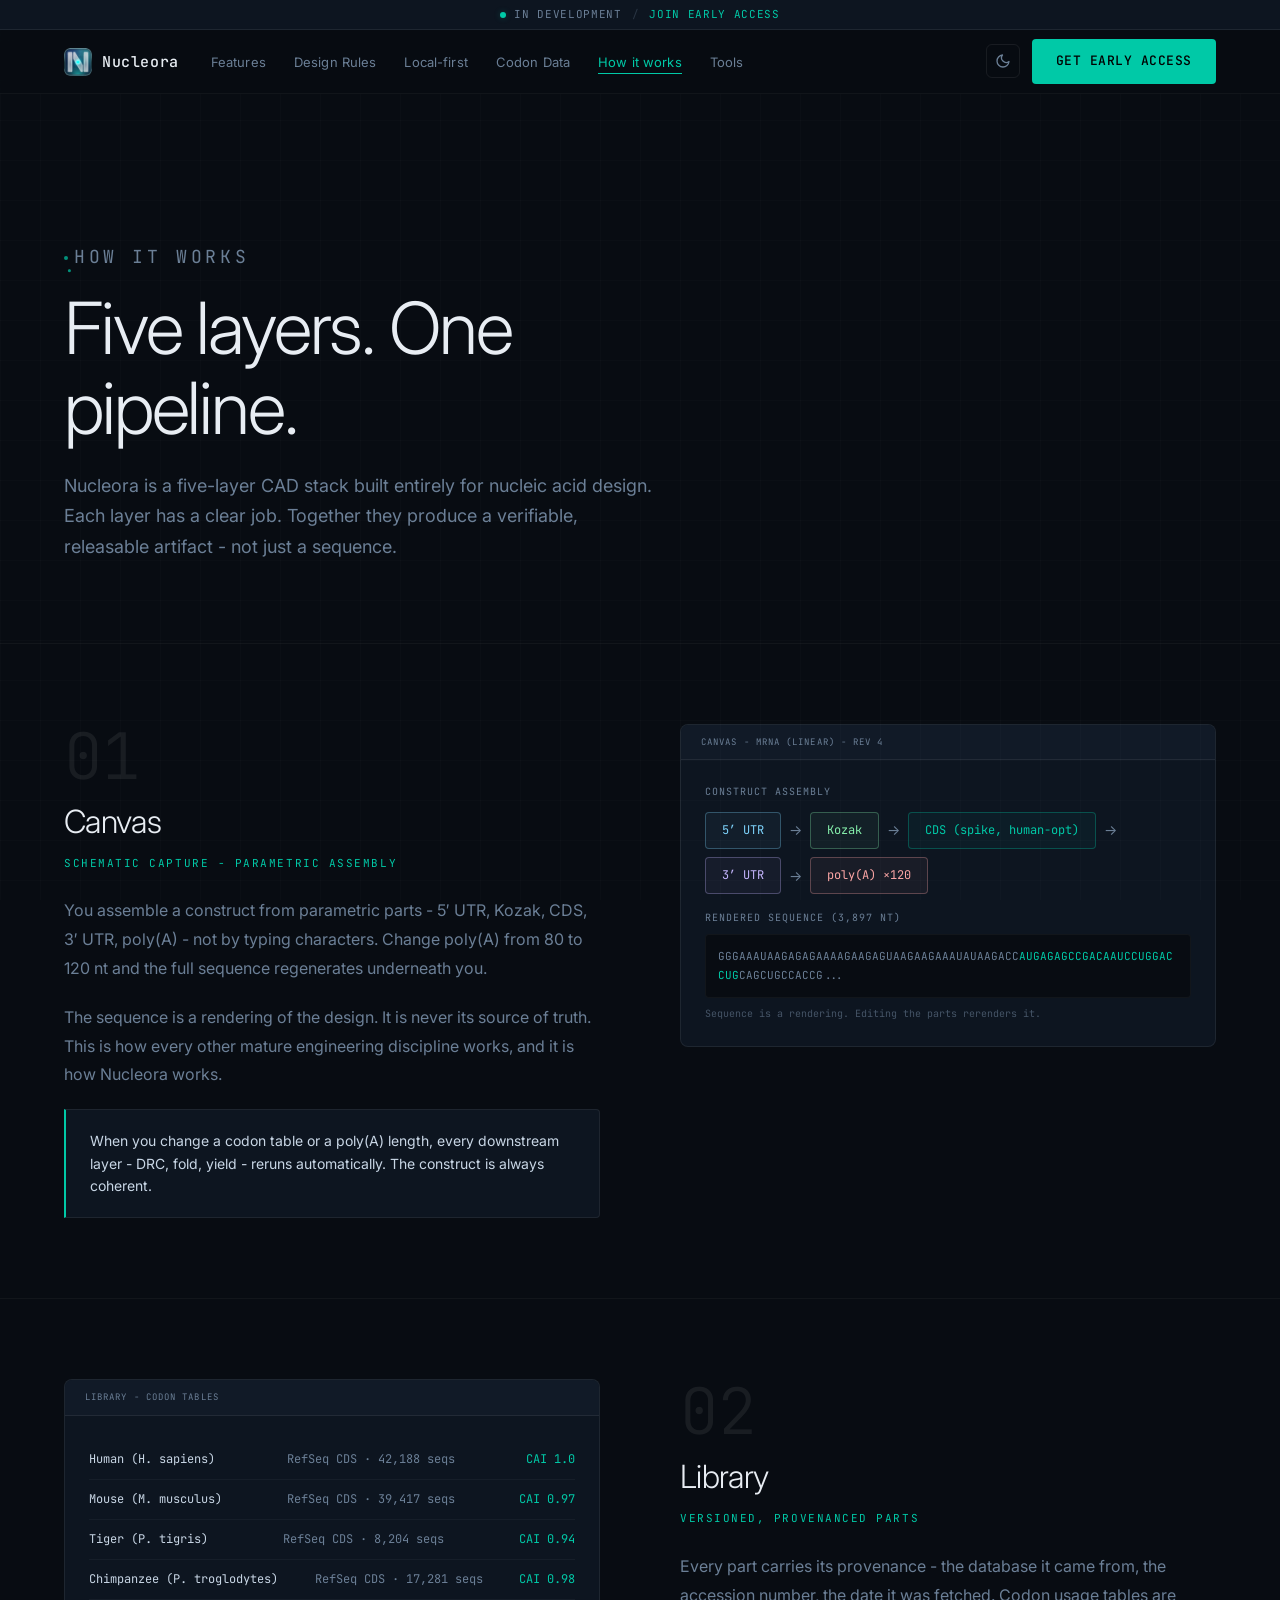
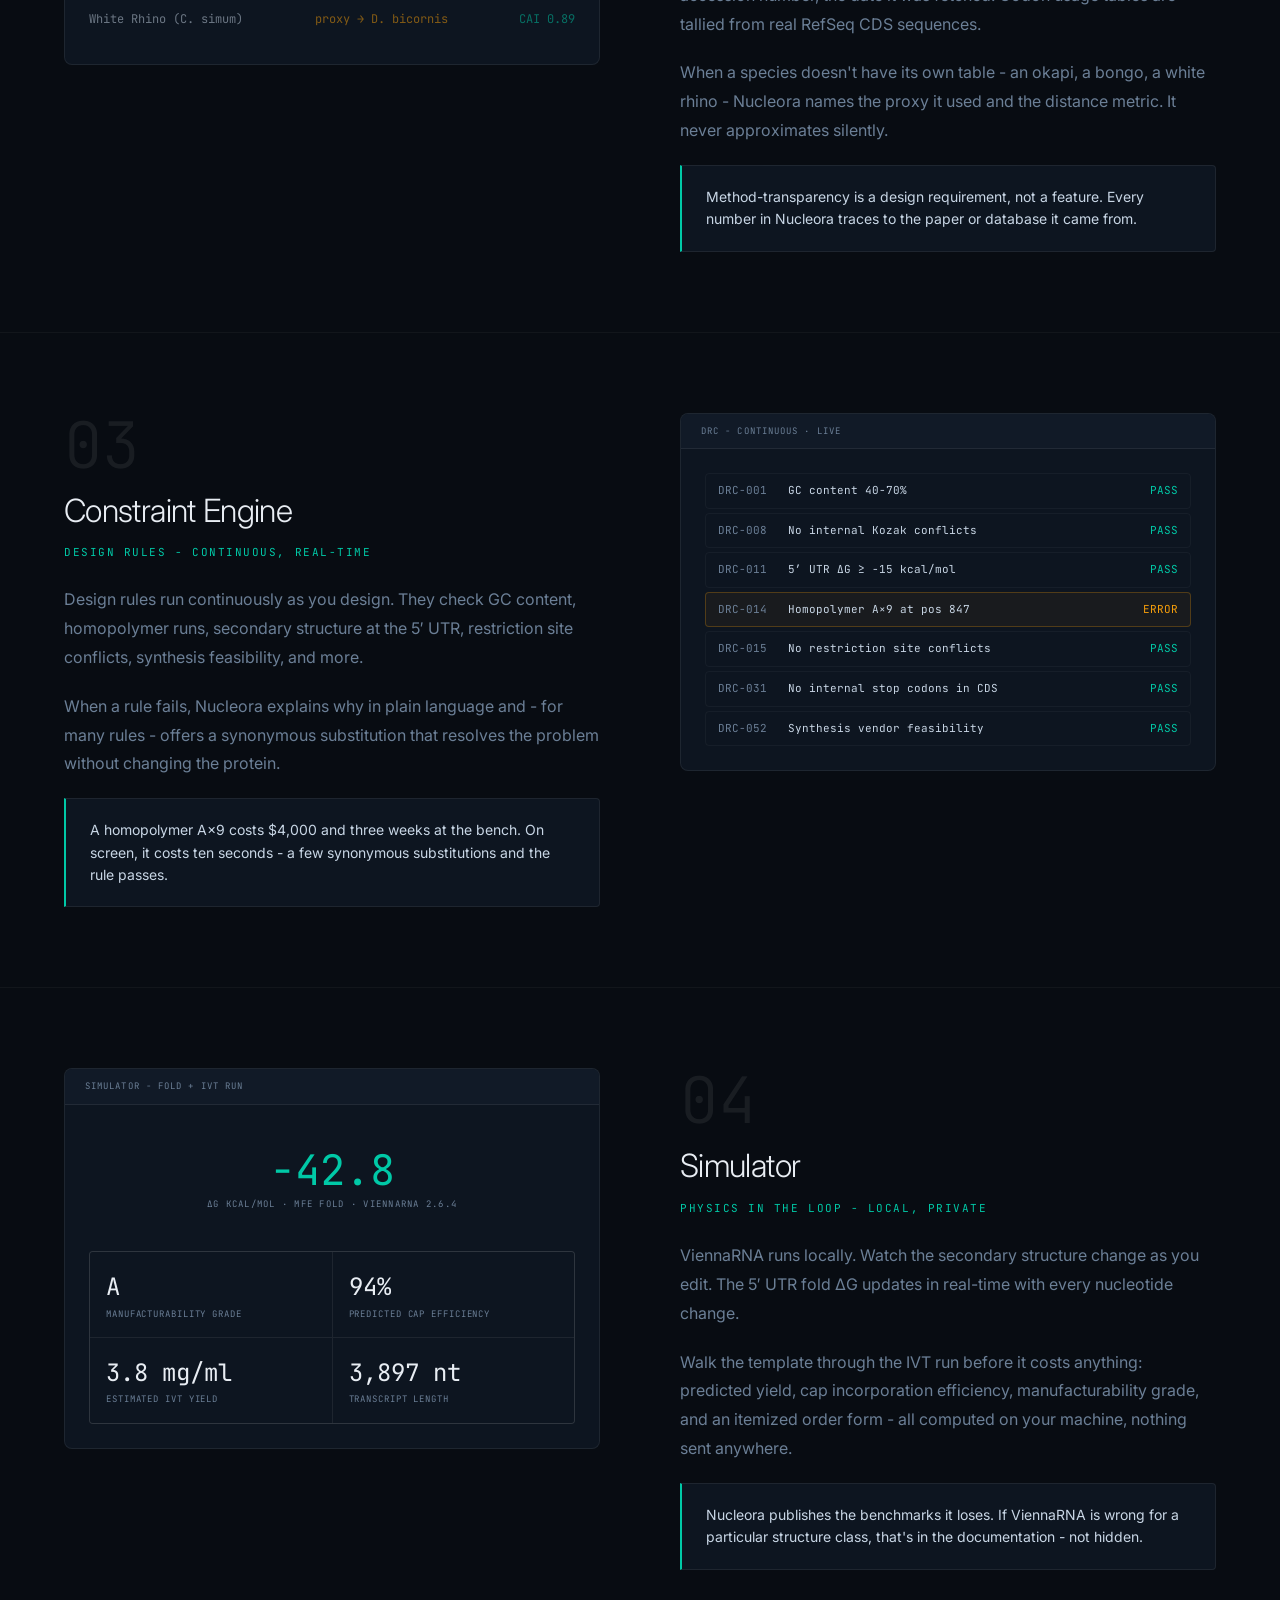
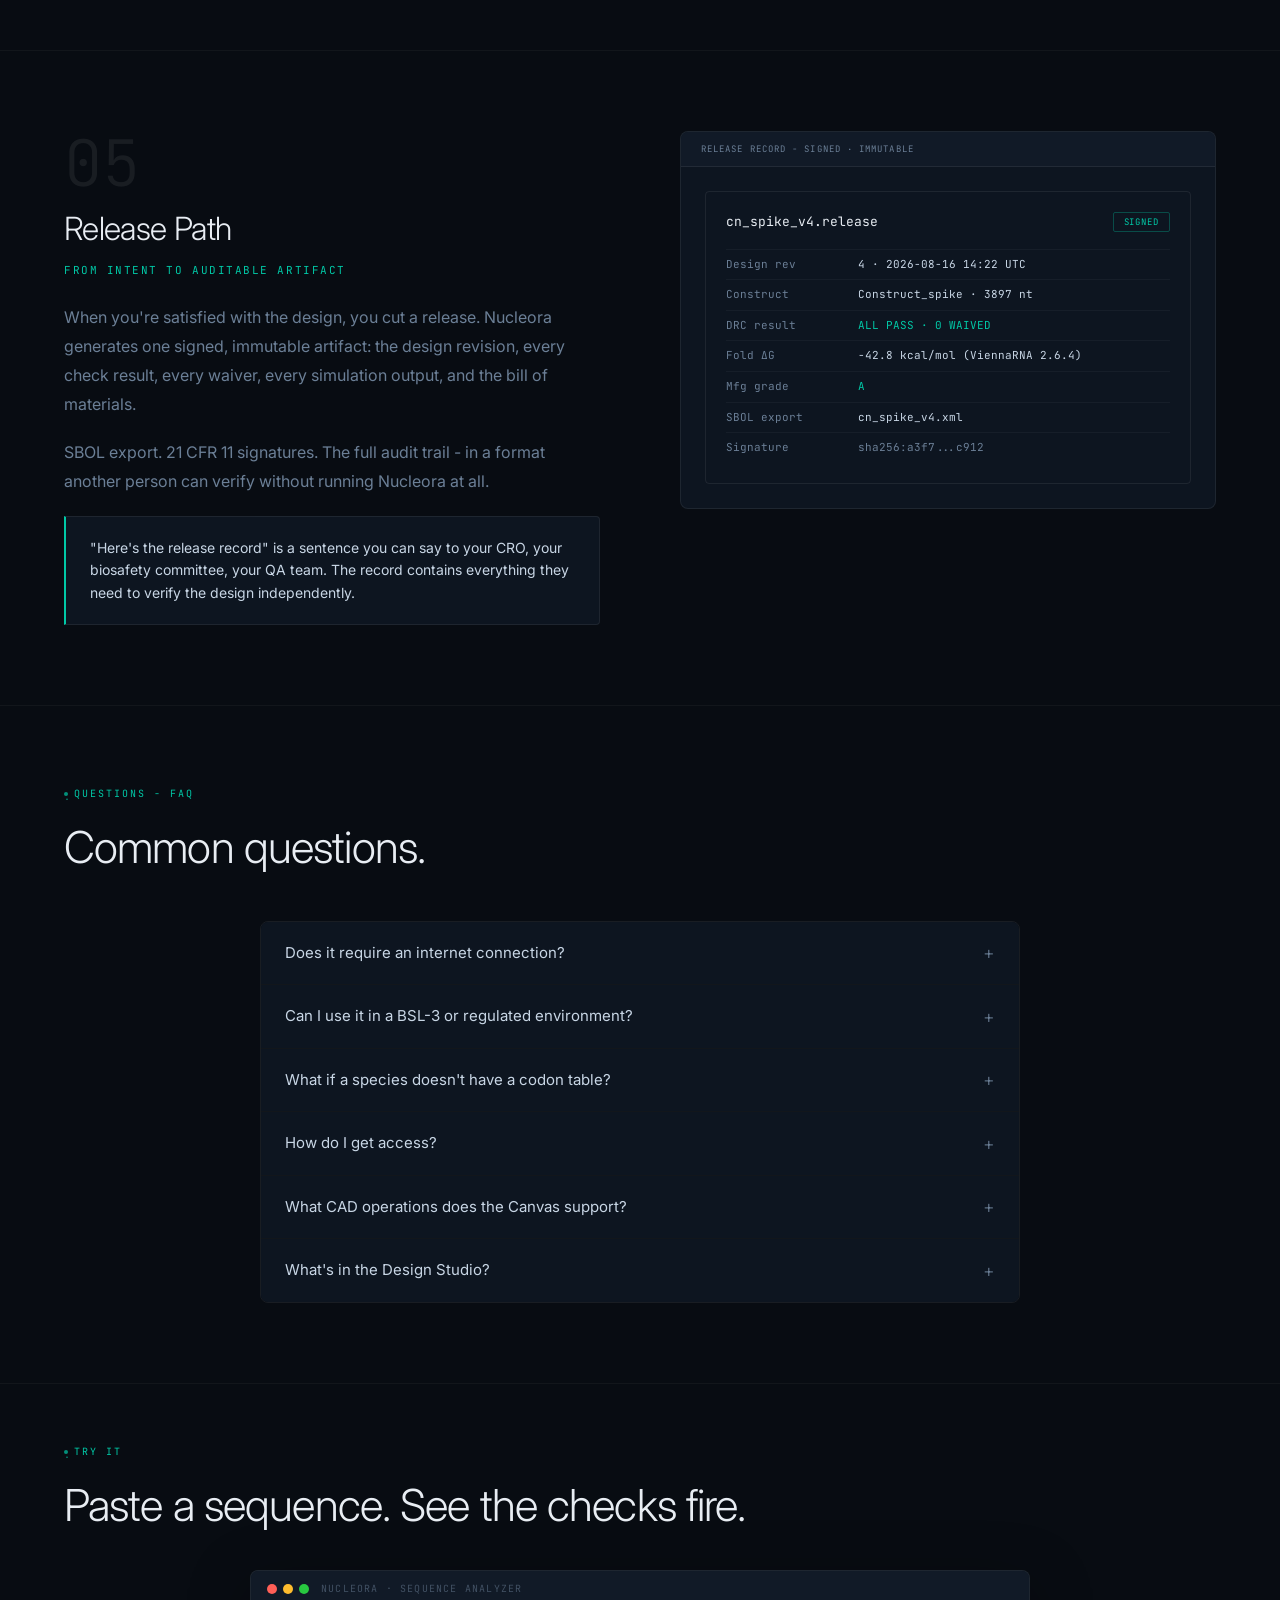
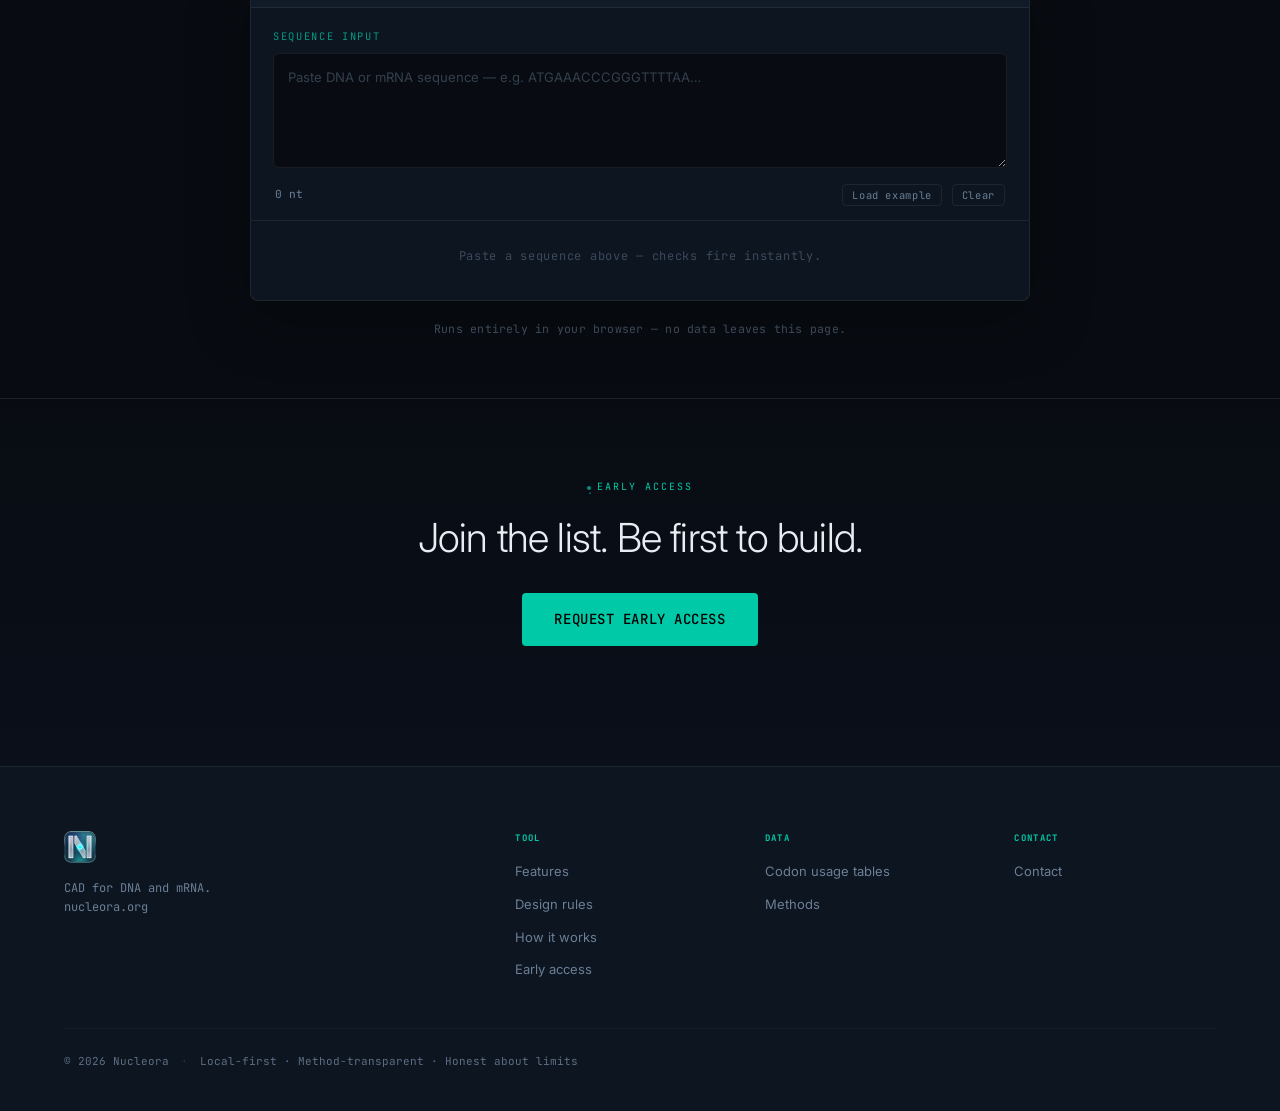
<file: how-it-works.html>
<!DOCTYPE html>
<html lang="en">
<head>
  <meta charset="UTF-8">
  <meta name="viewport" content="width=device-width, initial-scale=1.0">
  <title>How it works - Nucleora</title>
  <meta name="description" content="How Nucleora works: the five-layer CAD stack for DNA and mRNA - Canvas, Library, Constraint Engine, Simulator, and Release Path.">
  <meta property="og:title" content="How it works - Nucleora">
  <meta property="og:description" content="The five-layer CAD stack for DNA and mRNA: Canvas, Library, Constraint Engine, Simulator, Release Path.">
  <meta property="og:image" content="https://nucleora.org/assets/img/og-social-card.jpg">
  <meta property="og:type" content="website">
  <meta name="twitter:card" content="summary_large_image">
  <meta name="twitter:image" content="https://nucleora.org/assets/img/og-social-card.jpg">
  <meta name="author" content="Nucleora">
  <meta name="application-name" content="Nucleora">
  <meta name="theme-color" content="#080c12">
  <link rel="icon" href="assets/img/favicon.ico?v=2" sizes="16x16 32x32 48x48">
  <link rel="icon" href="assets/img/favicon.png?v=2" type="image/png" sizes="64x64">
  <link rel="apple-touch-icon" href="assets/img/apple-touch-icon.png?v=2">
  <link rel="canonical" href="https://nucleora.org/how-it-works.html">
  <meta name="robots" content="index, follow">
  <meta name="color-scheme" content="dark">
  <link rel="manifest" href="manifest.json">
  <link rel="dns-prefetch" href="//fonts.googleapis.com">
  <link rel="stylesheet" href="assets/css/main.css?v=4">
  <link rel="preconnect" href="https://fonts.googleapis.com" crossorigin>
  <link href="https://fonts.googleapis.com/css2?family=Inter:wght@300;400;500&family=JetBrains+Mono:wght@400;500&display=swap" rel="stylesheet">
  <style>
    .page-hero { padding: 160px 0 80px; }
    .page-hero .section-label { margin-bottom: 16px; }
    .page-hero h1 { font-size: clamp(36px, 6vw, 72px); font-weight: 300; color: var(--text-bright); line-height: 1.1; letter-spacing: -0.03em; max-width: 16ch; margin-bottom: 24px; }
    .page-hero p { font-size: 18px; color: var(--text-dim); max-width: 54ch; line-height: 1.7; }

    .workflow-section { padding: 80px 0; border-top: 1px solid var(--border-dim); }
    .workflow-grid { display: grid; grid-template-columns: 1fr 1fr; gap: 80px; align-items: start; }
    .workflow-grid.reverse { direction: rtl; }
    .workflow-grid.reverse > * { direction: ltr; }

    .workflow-num { font-size: 64px; font-weight: 300; color: var(--border); line-height: 1; margin-bottom: 8px; font-family: var(--ff-mono); }
    .workflow-title { font-size: 32px; font-weight: 300; color: var(--text-bright); letter-spacing: -0.02em; margin-bottom: 8px; }
    .workflow-sub { font-size: 11px; letter-spacing: 0.14em; color: var(--accent); text-transform: uppercase; margin-bottom: 24px; }
    .workflow-body { font-size: 16px; color: var(--text-dim); line-height: 1.8; margin-bottom: 20px; }
    .workflow-callout { background: var(--bg-card); border: 1px solid var(--border); border-left: 2px solid var(--accent); padding: 20px 24px; border-radius: 0 var(--radius) var(--radius) 0; font-size: 14px; color: var(--text); line-height: 1.6; }

    .workflow-visual { background: var(--bg-card); border: 1px solid var(--border); border-radius: var(--radius-lg); overflow: hidden; }
    .workflow-visual-bar { background: var(--bg-card-2); border-bottom: 1px solid var(--border); padding: 10px 20px; font-size: 9px; letter-spacing: 0.12em; color: var(--text-dim); text-transform: uppercase; font-family: var(--ff-mono); }
    .workflow-visual-body { padding: 24px; }

    .parts-row { display: flex; gap: 8px; flex-wrap: wrap; margin-bottom: 16px; }
    .part { padding: 8px 16px; border-radius: var(--radius); font-size: 12px; font-family: var(--ff-mono); border: 1px solid; }
    .part.p-utr5 { color: #7dd3fc; border-color: rgba(125,211,252,0.3); background: rgba(125,211,252,0.05); }
    .part.p-kozak { color: #86efac; border-color: rgba(134,239,172,0.3); background: rgba(134,239,172,0.05); }
    .part.p-cds { color: var(--accent); border-color: rgba(0,201,167,0.3); background: rgba(0,201,167,0.05); }
    .part.p-utr3 { color: #c4b5fd; border-color: rgba(196,181,253,0.3); background: rgba(196,181,253,0.05); }
    .part.p-polya { color: #fca5a5; border-color: rgba(252,165,165,0.3); background: rgba(252,165,165,0.05); }
    .part-arrow { color: var(--text-dim); align-self: center; font-size: 14px; }

    .seq-preview { font-family: var(--ff-mono); font-size: 11px; color: var(--text-dim); line-height: 1.7; word-break: break-all; padding: 12px; background: var(--bg); border-radius: var(--radius); border: 1px solid var(--border-dim); }
    .seq-note { font-size: 10px; color: var(--text-dim); margin-top: 8px; opacity: 0.6; }

    .library-row { display: flex; justify-content: space-between; align-items: center; padding: 10px 0; border-bottom: 1px solid var(--border-dim); font-size: 12px; font-family: var(--ff-mono); }
    .library-row:last-child { border-bottom: none; }
    .lib-name { color: var(--text); }
    .lib-source { color: var(--text-dim); }
    .lib-cai { color: var(--accent); }

    .check-list { display: flex; flex-direction: column; gap: 4px; }
    .check-row { display: flex; gap: 10px; align-items: center; padding: 8px 12px; border-radius: var(--radius); border: 1px solid transparent; font-size: 11px; font-family: var(--ff-mono); }
    .check-row.pass { border-color: var(--border-dim); }
    .check-row.fail { border-color: rgba(245,158,11,0.25); background: rgba(245,158,11,0.05); }
    .check-id { color: var(--text-dim); width: 60px; flex-shrink: 0; }
    .check-name { color: var(--text); flex: 1; }
    .check-status.pass { color: var(--accent); }
    .check-status.fail { color: var(--amber); }

    .fold-display { text-align: center; padding: 20px 0; }
    .fold-dg { font-size: 42px; color: var(--accent); font-family: var(--ff-mono); line-height: 1; }
    .fold-label { font-size: 9px; letter-spacing: 0.14em; color: var(--text-dim); margin-top: 6px; text-transform: uppercase; font-family: var(--ff-mono); }
    .fold-metrics { display: grid; grid-template-columns: 1fr 1fr; gap: 1px; background: var(--border); border: 1px solid var(--border); border-radius: var(--radius); overflow: hidden; margin-top: 20px; }
    .fold-metric { background: var(--bg-card); padding: 16px; }
    .fold-metric-val { font-size: 24px; color: var(--text-bright); font-family: var(--ff-mono); }
    .fold-metric-lbl { font-size: 9px; letter-spacing: 0.1em; color: var(--text-dim); text-transform: uppercase; }

    .release-block { border: 1px solid var(--border); border-radius: var(--radius); padding: 20px; font-family: var(--ff-mono); font-size: 11px; }
    .release-header { display: flex; justify-content: space-between; align-items: center; margin-bottom: 16px; }
    .release-title { color: var(--text-bright); font-size: 13px; }
    .release-badge { color: var(--accent); border: 1px solid rgba(0,201,167,0.3); padding: 2px 10px; border-radius: 2px; font-size: 9px; letter-spacing: 0.1em; }
    .release-row { display: flex; gap: 12px; padding: 6px 0; border-top: 1px solid var(--border-dim); }
    .release-key { color: var(--text-dim); width: 120px; flex-shrink: 0; }
    .release-val { color: var(--text); }

    .faq-section { padding: 80px 0; border-top: 1px solid var(--border-dim); }

    @media (max-width: 900px) {
      .workflow-grid { grid-template-columns: 1fr; gap: 40px; }
      .workflow-grid.reverse { direction: ltr; }
    }
  </style>
  <script type="application/ld+json">
  {"@context":"https://schema.org","@type":"BreadcrumbList","itemListElement":[
    {"@type":"ListItem","position":1,"name":"Nucleora","item":"https://nucleora.org/"},
    {"@type":"ListItem","position":2,"name":"How it works","item":"https://nucleora.org/how-it-works.html"}
  ]}
  </script>
</head>
<body>
<div class="status-bar" role="banner">
  <span class="status-bar-inner"><span class="status-dot"></span>In development<span class="status-sep">/</span><a href="index.html#newsletter">Join early access</a></span>
</div>
<div class="scroll-progress" id="scrollProgress" role="progressbar" aria-label="Page scroll progress" aria-valuenow="0" aria-valuemin="0" aria-valuemax="100"></div>
<a class="skip-link" href="#main-content">Skip to content</a>

<nav class="site-nav" id="site-nav" role="navigation" aria-label="Site navigation">
  <div class="nav-inner">
    <a href="./" class="nav-logo" aria-label="Nucleora home">
      <img src="assets/img/logo.png?v=2" alt="Nucleora" class="nav-logo-img">
      <span class="nav-logo-text">Nucleora</span>
    </a>
    <ul class="nav-links" id="navLinks">
      <li><a href="index.html#features">Features</a></li>
      <li><a href="index.html#drc">Design Rules</a></li>
      <li><a href="index.html#local">Local-first</a></li>
      <li><a href="codon-usage/index.html">Codon Data</a></li>
      <li><a href="how-it-works.html" aria-current="page" style="color:var(--accent)">How it works</a></li>
      <li><a href="tools.html">Tools</a></li>
    </ul>
    <div class="nav-right">
      <button class="theme-toggle" id="themeToggle" aria-label="Toggle light/dark mode" type="button" title="Toggle dark/light mode">
        <svg class="theme-icon theme-icon-moon" width="16" height="16" viewBox="0 0 24 24" fill="none" stroke="currentColor" stroke-width="2" stroke-linecap="round" stroke-linejoin="round"><path d="M21 12.79A9 9 0 1111.21 3a7 7 0 009.79 9.79z"/></svg>
        <svg class="theme-icon theme-icon-sun" width="16" height="16" viewBox="0 0 24 24" fill="none" stroke="currentColor" stroke-width="2" stroke-linecap="round" stroke-linejoin="round" style="display:none"><circle cx="12" cy="12" r="5"/><line x1="12" y1="1" x2="12" y2="3"/><line x1="12" y1="21" x2="12" y2="23"/><line x1="4.22" y1="4.22" x2="5.64" y2="5.64"/><line x1="18.36" y1="18.36" x2="19.78" y2="19.78"/><line x1="1" y1="12" x2="3" y2="12"/><line x1="21" y1="12" x2="23" y2="12"/><line x1="4.22" y1="19.78" x2="5.64" y2="18.36"/><line x1="18.36" y1="5.64" x2="19.78" y2="4.22"/></svg>
      </button>
      <a href="index.html#newsletter" class="nav-cta btn-primary">Get early access</a>
    </div>
    <button type="button" class="nav-toggle" id="navToggle" aria-label="Menu" aria-expanded="false"><span></span><span></span><span></span></button>
  </div>
</nav>

<main id="main-content">
<!-- PAGE HERO -->
<nav class="container" aria-label="Breadcrumb">
    <ol class="breadcrumb" itemscope itemtype="https://schema.org/BreadcrumbList">
      <li itemprop="itemListElement" itemscope itemtype="https://schema.org/ListItem">
        <a href="./" itemprop="item"><span itemprop="name">Nucleora</span></a>
        <meta itemprop="position" content="1">
      </li>
      <span class="breadcrumb-sep">›</span>
      <li class="breadcrumb-current" aria-current="page" itemprop="itemListElement" itemscope itemtype="https://schema.org/ListItem">
        <span itemprop="name">How it works</span>
        <meta itemprop="position" content="2">
      </li>
    </ol>
  </nav>
  <section class="page-hero">
  <div class="container">
    <p class="section-label mono">HOW IT WORKS</p>
    <h1>Five layers. One pipeline.</h1>
    <p>Nucleora is a five-layer CAD stack built entirely for nucleic acid design. Each layer has a clear job. Together they produce a verifiable, releasable artifact - not just a sequence.</p>
  </div>
</section>

<!-- LAYER 01 - CANVAS -->
<section class="workflow-section">
  <div class="container">
    <div class="workflow-grid">
      <div class="workflow-text" data-reveal>
        <div class="workflow-num mono">01</div>
        <h2 class="workflow-title">Canvas</h2>
        <p class="workflow-sub mono">Schematic capture - parametric assembly</p>
        <p class="workflow-body">You assemble a construct from parametric parts - 5′ UTR, Kozak, CDS, 3′ UTR, poly(A) - not by typing characters. Change poly(A) from 80 to 120 nt and the full sequence regenerates underneath you.</p>
        <p class="workflow-body">The sequence is a rendering of the design. It is never its source of truth. This is how every other mature engineering discipline works, and it is how Nucleora works.</p>
        <div class="workflow-callout">
          When you change a codon table or a poly(A) length, every downstream layer - DRC, fold, yield - reruns automatically. The construct is always coherent.
        </div>
      </div>
      <div class="workflow-visual" data-reveal>
        <div class="workflow-visual-bar mono">CANVAS - mRNA (LINEAR) - REV 4</div>
        <div class="workflow-visual-body">
          <p style="font-size:10px;letter-spacing:0.1em;color:var(--text-dim);text-transform:uppercase;margin-bottom:12px;font-family:var(--ff-mono);">CONSTRUCT ASSEMBLY</p>
          <div class="parts-row">
            <span class="part p-utr5">5′ UTR</span>
            <span class="part-arrow">→</span>
            <span class="part p-kozak">Kozak</span>
            <span class="part-arrow">→</span>
            <span class="part p-cds">CDS (spike, human-opt)</span>
            <span class="part-arrow">→</span>
            <span class="part p-utr3">3′ UTR</span>
            <span class="part-arrow">→</span>
            <span class="part p-polya">poly(A) ×120</span>
          </div>
          <p style="font-size:10px;letter-spacing:0.1em;color:var(--text-dim);text-transform:uppercase;margin:16px 0 8px;font-family:var(--ff-mono);">RENDERED SEQUENCE (3,897 nt)</p>
          <div class="seq-preview">
            GGGAAAUAAGAGAGAAAAGAAGAGUAAGAAGAAAUAUAAGACC<span style="color:var(--accent)">AUGAGAGCCGACAAUCCUGGACCUG</span>CAGCUGCCACCG...
          </div>
          <p class="seq-note mono">Sequence is a rendering. Editing the parts rerenders it.</p>
        </div>
      </div>
    </div>
  </div>
</section>

<!-- LAYER 02 - LIBRARY -->
<section class="workflow-section">
  <div class="container">
    <div class="workflow-grid reverse">
      <div class="workflow-text" data-reveal>
        <div class="workflow-num mono">02</div>
        <h2 class="workflow-title">Library</h2>
        <p class="workflow-sub mono">Versioned, provenanced parts</p>
        <p class="workflow-body">Every part carries its provenance - the database it came from, the accession number, the date it was fetched. Codon usage tables are tallied from real RefSeq CDS sequences.</p>
        <p class="workflow-body">When a species doesn't have its own table - an okapi, a bongo, a white rhino - Nucleora names the proxy it used and the distance metric. It never approximates silently.</p>
        <div class="workflow-callout">
          Method-transparency is a design requirement, not a feature. Every number in Nucleora traces to the paper or database it came from.
        </div>
      </div>
      <div class="workflow-visual" data-reveal>
        <div class="workflow-visual-bar mono">LIBRARY - CODON TABLES</div>
        <div class="workflow-visual-body">
          <div class="library-row">
            <span class="lib-name">Human (H. sapiens)</span>
            <span class="lib-source">RefSeq CDS · 42,188 seqs</span>
            <span class="lib-cai">CAI 1.0</span>
          </div>
          <div class="library-row">
            <span class="lib-name">Mouse (M. musculus)</span>
            <span class="lib-source">RefSeq CDS · 39,417 seqs</span>
            <span class="lib-cai">CAI 0.97</span>
          </div>
          <div class="library-row">
            <span class="lib-name">Tiger (P. tigris)</span>
            <span class="lib-source">RefSeq CDS · 8,204 seqs</span>
            <span class="lib-cai">CAI 0.94</span>
          </div>
          <div class="library-row">
            <span class="lib-name">Chimpanzee (P. troglodytes)</span>
            <span class="lib-source">RefSeq CDS · 17,281 seqs</span>
            <span class="lib-cai">CAI 0.98</span>
          </div>
          <div class="library-row" style="opacity:0.5">
            <span class="lib-name">White Rhino (C. simum)</span>
            <span class="lib-source mono" style="color:var(--amber)">proxy → D. bicornis</span>
            <span class="lib-cai">CAI 0.89</span>
          </div>
        </div>
      </div>
    </div>
  </div>
</section>

<!-- LAYER 03 - CONSTRAINT ENGINE -->
<section class="workflow-section">
  <div class="container">
    <div class="workflow-grid">
      <div class="workflow-text" data-reveal>
        <div class="workflow-num mono">03</div>
        <h2 class="workflow-title">Constraint Engine</h2>
        <p class="workflow-sub mono">Design rules - continuous, real-time</p>
        <p class="workflow-body">Design rules run continuously as you design. They check GC content, homopolymer runs, secondary structure at the 5′ UTR, restriction site conflicts, synthesis feasibility, and more.</p>
        <p class="workflow-body">When a rule fails, Nucleora explains why in plain language and - for many rules - offers a synonymous substitution that resolves the problem without changing the protein.</p>
        <div class="workflow-callout">
          A homopolymer A×9 costs $4,000 and three weeks at the bench. On screen, it costs ten seconds - a few synonymous substitutions and the rule passes.
        </div>
      </div>
      <div class="workflow-visual" data-reveal>
        <div class="workflow-visual-bar mono">DRC - CONTINUOUS · LIVE</div>
        <div class="workflow-visual-body">
          <div class="check-list">
            <div class="check-row pass"><span class="check-id mono">DRC-001</span><span class="check-name">GC content 40-70%</span><span class="check-status pass mono">PASS</span></div>
            <div class="check-row pass"><span class="check-id mono">DRC-008</span><span class="check-name">No internal Kozak conflicts</span><span class="check-status pass mono">PASS</span></div>
            <div class="check-row pass"><span class="check-id mono">DRC-011</span><span class="check-name">5′ UTR ΔG ≥ −15 kcal/mol</span><span class="check-status pass mono">PASS</span></div>
            <div class="check-row fail"><span class="check-id mono">DRC-014</span><span class="check-name">Homopolymer A×9 at pos 847</span><span class="check-status fail mono">ERROR</span></div>
            <div class="check-row pass"><span class="check-id mono">DRC-015</span><span class="check-name">No restriction site conflicts</span><span class="check-status pass mono">PASS</span></div>
            <div class="check-row pass"><span class="check-id mono">DRC-031</span><span class="check-name">No internal stop codons in CDS</span><span class="check-status pass mono">PASS</span></div>
            <div class="check-row pass"><span class="check-id mono">DRC-052</span><span class="check-name">Synthesis vendor feasibility</span><span class="check-status pass mono">PASS</span></div>
          </div>
        </div>
      </div>
    </div>
  </div>
</section>

<!-- LAYER 04 - SIMULATOR -->
<section class="workflow-section">
  <div class="container">
    <div class="workflow-grid reverse">
      <div class="workflow-text" data-reveal>
        <div class="workflow-num mono">04</div>
        <h2 class="workflow-title">Simulator</h2>
        <p class="workflow-sub mono">Physics in the loop - local, private</p>
        <p class="workflow-body">ViennaRNA runs locally. Watch the secondary structure change as you edit. The 5′ UTR fold ΔG updates in real-time with every nucleotide change.</p>
        <p class="workflow-body">Walk the template through the IVT run before it costs anything: predicted yield, cap incorporation efficiency, manufacturability grade, and an itemized order form - all computed on your machine, nothing sent anywhere.</p>
        <div class="workflow-callout">
          Nucleora publishes the benchmarks it loses. If ViennaRNA is wrong for a particular structure class, that's in the documentation - not hidden.
        </div>
      </div>
      <div class="workflow-visual" data-reveal>
        <div class="workflow-visual-bar mono">SIMULATOR - FOLD + IVT RUN</div>
        <div class="workflow-visual-body">
          <div class="fold-display">
            <div class="fold-dg mono">−42.8</div>
            <div class="fold-label mono">ΔG kcal/mol · MFE fold · ViennaRNA 2.6.4</div>
          </div>
          <div class="fold-metrics">
            <div class="fold-metric">
              <div class="fold-metric-val mono">A</div>
              <div class="fold-metric-lbl mono">Manufacturability grade</div>
            </div>
            <div class="fold-metric">
              <div class="fold-metric-val mono">94%</div>
              <div class="fold-metric-lbl mono">Predicted cap efficiency</div>
            </div>
            <div class="fold-metric">
              <div class="fold-metric-val mono">3.8 mg/ml</div>
              <div class="fold-metric-lbl mono">Estimated IVT yield</div>
            </div>
            <div class="fold-metric">
              <div class="fold-metric-val mono">3,897 nt</div>
              <div class="fold-metric-lbl mono">Transcript length</div>
            </div>
          </div>
        </div>
      </div>
    </div>
  </div>
</section>

<!-- LAYER 05 - RELEASE PATH -->
<section class="workflow-section">
  <div class="container">
    <div class="workflow-grid">
      <div class="workflow-text" data-reveal>
        <div class="workflow-num mono">05</div>
        <h2 class="workflow-title">Release Path</h2>
        <p class="workflow-sub mono">From intent to auditable artifact</p>
        <p class="workflow-body">When you're satisfied with the design, you cut a release. Nucleora generates one signed, immutable artifact: the design revision, every check result, every waiver, every simulation output, and the bill of materials.</p>
        <p class="workflow-body">SBOL export. 21 CFR 11 signatures. The full audit trail - in a format another person can verify without running Nucleora at all.</p>
        <div class="workflow-callout">
          "Here's the release record" is a sentence you can say to your CRO, your biosafety committee, your QA team. The record contains everything they need to verify the design independently.
        </div>
      </div>
      <div class="workflow-visual" data-reveal>
        <div class="workflow-visual-bar mono">RELEASE RECORD - SIGNED · IMMUTABLE</div>
        <div class="workflow-visual-body">
          <div class="release-block">
            <div class="release-header">
              <span class="release-title mono">cn_spike_v4.release</span>
              <span class="release-badge mono">SIGNED</span>
            </div>
            <div class="release-row"><span class="release-key mono">Design rev</span><span class="release-val mono">4 · 2026-08-16 14:22 UTC</span></div>
            <div class="release-row"><span class="release-key mono">Construct</span><span class="release-val mono">Construct_spike · 3897 nt</span></div>
            <div class="release-row"><span class="release-key mono">DRC result</span><span class="release-val mono" style="color:var(--accent)">ALL PASS · 0 WAIVED</span></div>
            <div class="release-row"><span class="release-key mono">Fold ΔG</span><span class="release-val mono">−42.8 kcal/mol (ViennaRNA 2.6.4)</span></div>
            <div class="release-row"><span class="release-key mono">Mfg grade</span><span class="release-val mono" style="color:var(--accent)">A</span></div>
            <div class="release-row"><span class="release-key mono">SBOL export</span><span class="release-val mono">cn_spike_v4.xml</span></div>
            <div class="release-row"><span class="release-key mono">Signature</span><span class="release-val mono" style="color:var(--text-dim)">sha256:a3f7...c912</span></div>
          </div>
        </div>
      </div>
    </div>
  </div>
</section>

<!-- FAQ -->
<section class="faq-section" aria-label="Frequently asked questions">
  <div class="container">
    <p class="section-label mono">QUESTIONS - FAQ</p>
    <h2 class="section-heading">Common questions.</h2>
    <div class="faq-list" id="faqList">

      <div class="faq-item">
        <button class="faq-q" type="button" aria-expanded="false" aria-controls="hiw-faq-a1">
          Does it require an internet connection?
          <span class="faq-icon" aria-hidden="true">+</span>
        </button>
        <div class="faq-a" id="hiw-faq-a1" hidden>
          <p>No. ViennaRNA fold, codon tables, DRC, and all 41 design tools run entirely on your machine. An internet connection is needed only for RefSeq lookups and the initial download. After that, Nucleora works air-gapped.</p>
        </div>
      </div>

      <div class="faq-item">
        <button class="faq-q" type="button" aria-expanded="false" aria-controls="hiw-faq-a2">
          Can I use it in a BSL-3 or regulated environment?
          <span class="faq-icon" aria-hidden="true">+</span>
        </button>
        <div class="faq-a" id="hiw-faq-a2" hidden>
          <p>Yes. Local-first means no sequence leaves your infrastructure. Nucleora makes no outbound connections during normal operation. The 21 CFR 11 audit trail and signed release records are designed for regulated workflows.</p>
        </div>
      </div>

      <div class="faq-item">
        <button class="faq-q" type="button" aria-expanded="false" aria-controls="hiw-faq-a3">
          What if a species doesn't have a codon table?
          <span class="faq-icon" aria-hidden="true">+</span>
        </button>
        <div class="faq-a" id="hiw-faq-a3" hidden>
          <p>Nucleora names the closest proxy it found, the distance metric used, and the n-count of the proxy table. It never approximates silently. You always know exactly what data is backing your design.</p>
        </div>
      </div>

      <div class="faq-item">
        <button class="faq-q" type="button" aria-expanded="false" aria-controls="hiw-faq-a4">
          How do I get access?
          <span class="faq-icon" aria-hidden="true">+</span>
        </button>
        <div class="faq-a" id="hiw-faq-a4" hidden>
          <p>Nucleora is in active development. Join the early access list at nucleora.org and we'll reach out when your spot is ready. No account required to request access.</p>
        </div>
      </div>

      <div class="faq-item">
        <button class="faq-q" type="button" aria-expanded="false" aria-controls="hiw-faq-a5">
          What CAD operations does the Canvas support?
          <span class="faq-icon" aria-hidden="true">+</span>
        </button>
        <div class="faq-a" id="hiw-faq-a5" hidden>
          <p>Drag-and-drop part assembly, bidirectional sequence sync, mRNA linear view, IVT plasmid circular view, parametric poly(A) tails, golden-gate and Gibson cloning site design, and automatic re-annotation on sequence change.</p>
        </div>
      </div>

      <div class="faq-item">
        <button class="faq-q" type="button" aria-expanded="false" aria-controls="hiw-faq-a6">
          What's in the Design Studio?
          <span class="faq-icon" aria-hidden="true">+</span>
        </button>
        <div class="faq-a" id="hiw-faq-a6" hidden>
          <p>41 tools across categories: Cloning (Golden Gate, Gibson, restriction), Codon tools (optimization, tester, lab), Mutagenesis (site-directed, HDR donor designer, prime/base editing, multi-site), Parametric Design, and Parts registry with SBOL2/3 export and SynBioHub sync.</p>
        </div>
      </div>

    </div>
  </div>
</section>

<!-- TRY IT -->
<section class="seq-analyzer-compact-section" id="try-it" aria-label="Live sequence analyzer">
  <div class="container">
    <p class="section-label mono">TRY IT</p>
    <h2 class="section-heading">Paste a sequence. See the checks fire.</h2>
    <div class="seq-analyzer" role="region" aria-label="Live sequence analyzer">
      <div class="seq-analyzer-chrome" aria-hidden="true">
        <span class="seq-chrome-dot seq-chrome-dot--red"></span>
        <span class="seq-chrome-dot seq-chrome-dot--yellow"></span>
        <span class="seq-chrome-dot seq-chrome-dot--green"></span>
        <span class="seq-chrome-label mono">NUCLEORA · SEQUENCE ANALYZER</span>
      </div>
      <div class="seq-analyzer-input-wrap">
        <label class="seq-analyzer-label mono" for="seqInputHIW">SEQUENCE INPUT</label>
        <div class="seq-input-row">
          <textarea id="seqInputHIW" class="seq-input seqInput" placeholder="Paste DNA or mRNA sequence — e.g. ATGAAACCCGGGTTTTAA…" rows="4" maxlength="2000" spellcheck="false" autocorrect="off" autocapitalize="characters" aria-label="Sequence input"></textarea>
        </div>
        <div class="seq-input-meta mono">
          <span class="seq-len">0 nt</span>
          <span class="seq-type-badge"></span>
          <button type="button" class="seq-example-btn seqExampleBtn">Load example</button>
          <button type="button" class="seq-clear-btn seqClearBtn">Clear</button>
        </div>
      </div>
      <div class="seq-results" aria-live="polite">
        <div class="seq-results-empty mono"><span>Paste a sequence above — checks fire instantly.</span></div>
      </div>
    </div>
    <p class="seq-analyzer-disc mono center">Runs entirely in your browser — no data leaves this page.</p>
  </div>
</section>

<!-- EARLY ACCESS CTA -->
<section class="download-section section-pad-sm">
  <div class="container">
    <div class="download-inner">
      <p class="section-label mono center">EARLY ACCESS</p>
      <h2 class="download-heading center" style="font-size:clamp(24px,4vw,40px)">Join the list. Be first to build.</h2>
      <div class="download-buttons" style="margin-top:32px">
        <a href="index.html#newsletter" class="btn-primary btn-lg">Request early access</a>
      </div>
    </div>
  </div>
</section>

</main>
<footer class="site-footer">
  <div class="container">
    <div class="footer-grid">
      <div class="footer-brand">
        <img src="assets/img/logo.png?v=2" alt="Nucleora" class="footer-logo" loading="lazy">
        <p class="mono">CAD for DNA and mRNA.<br>nucleora.org</p>
      </div>
      <div class="footer-links">
        <h4 class="mono">Tool</h4>
        <a href="index.html#features">Features</a>
        <a href="index.html#drc">Design rules</a>
        <a href="how-it-works.html" aria-current="page">How it works</a>
        <a href="index.html#newsletter">Early access</a>
      </div>
      <div class="footer-links">
        <h4 class="mono">Data</h4>
        <a href="codon-usage/index.html">Codon usage tables</a>
        <a href="codon-usage/methods.html">Methods</a>
      </div>
      <div class="footer-links">
        <h4 class="mono">Contact</h4>
        <a href="contact.html">Contact</a>
      </div>
    </div>
    <div class="footer-bottom mono">
      <span>© 2026 Nucleora</span>
      <span class="sep">·</span>
      <span>Local-first · Method-transparent · Honest about limits</span>
    </div>
  </div>
</footer>

<script src="assets/js/main.js?v=2" defer></script>
<script src="assets/js/analyzer.js" defer></script>
<button class="back-to-top" id="backToTop" aria-label="Back to top" type="button">
  <svg width="16" height="16" viewBox="0 0 16 16" fill="none" aria-hidden="true">
    <path d="M3 10L8 5l5 5" stroke="currentColor" stroke-width="1.5" stroke-linecap="round" stroke-linejoin="round"/>
  </svg>
</button>
</body>
</html>
</file>
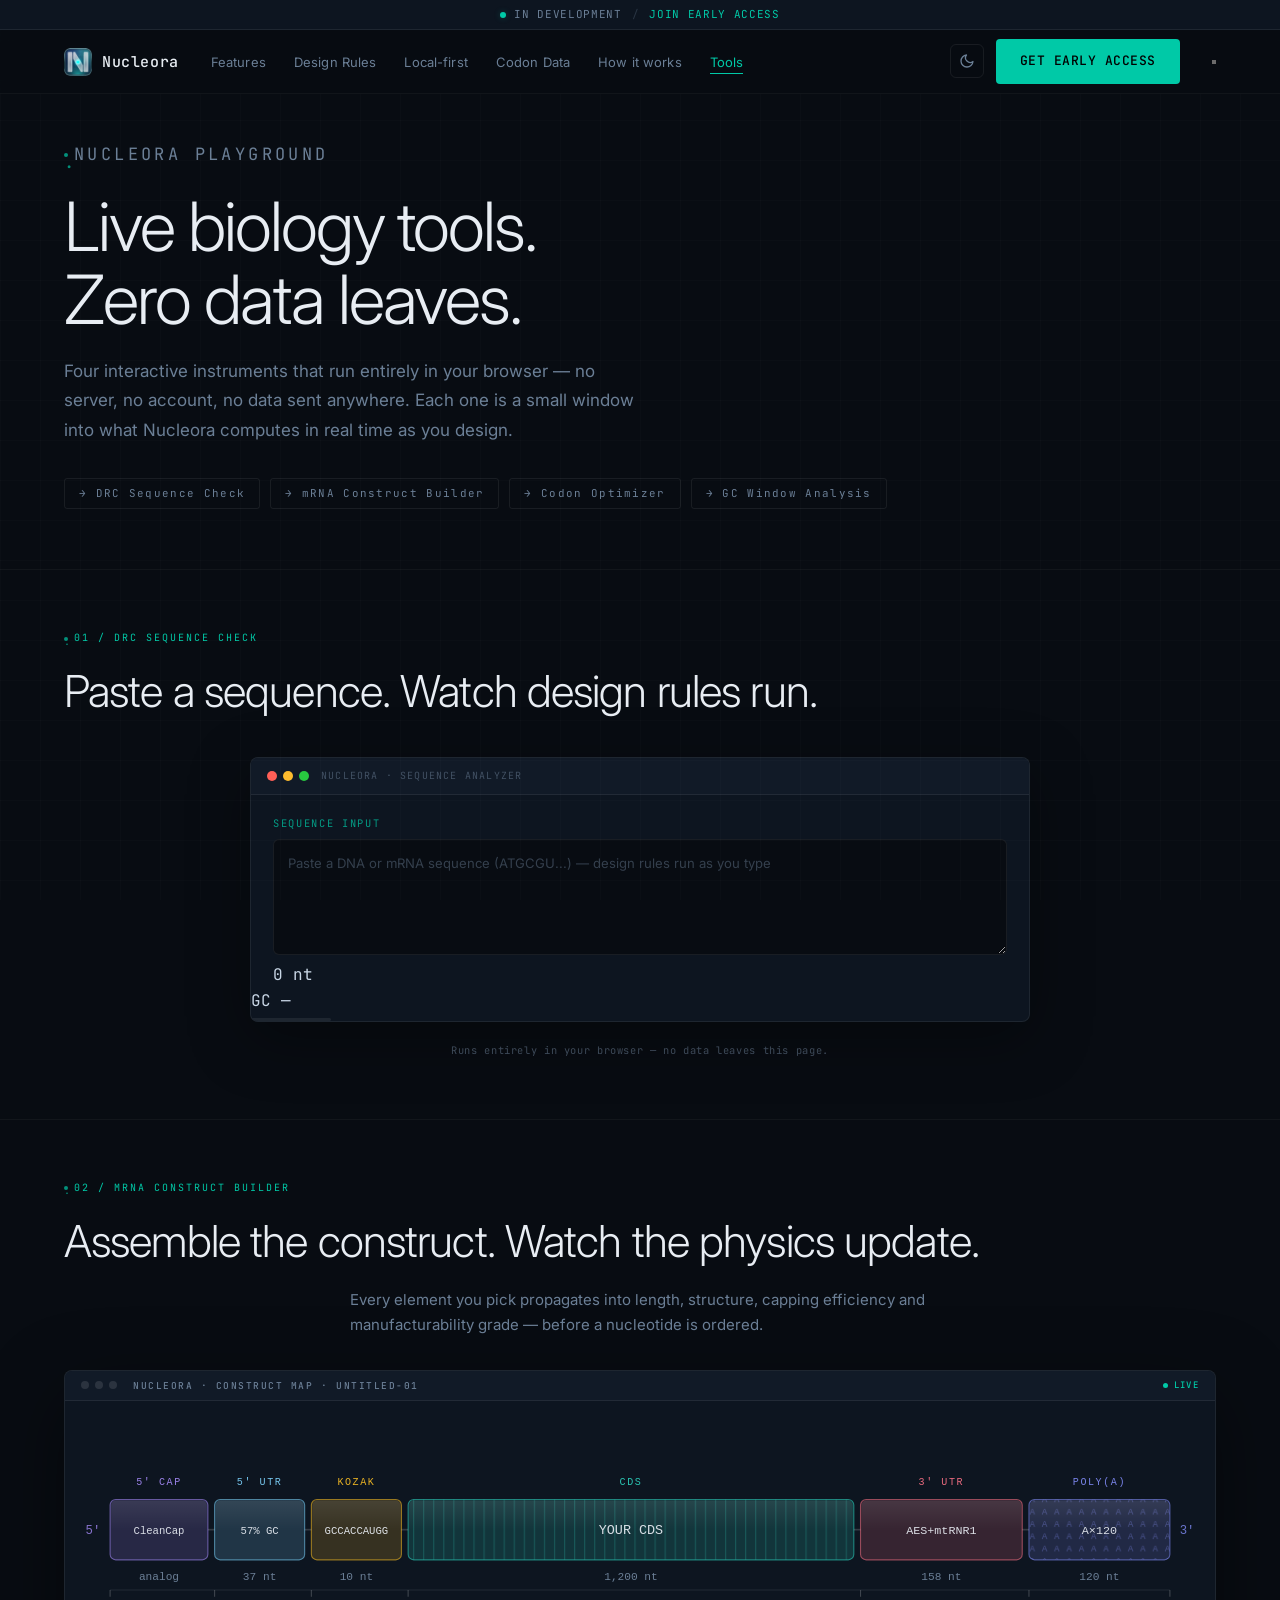
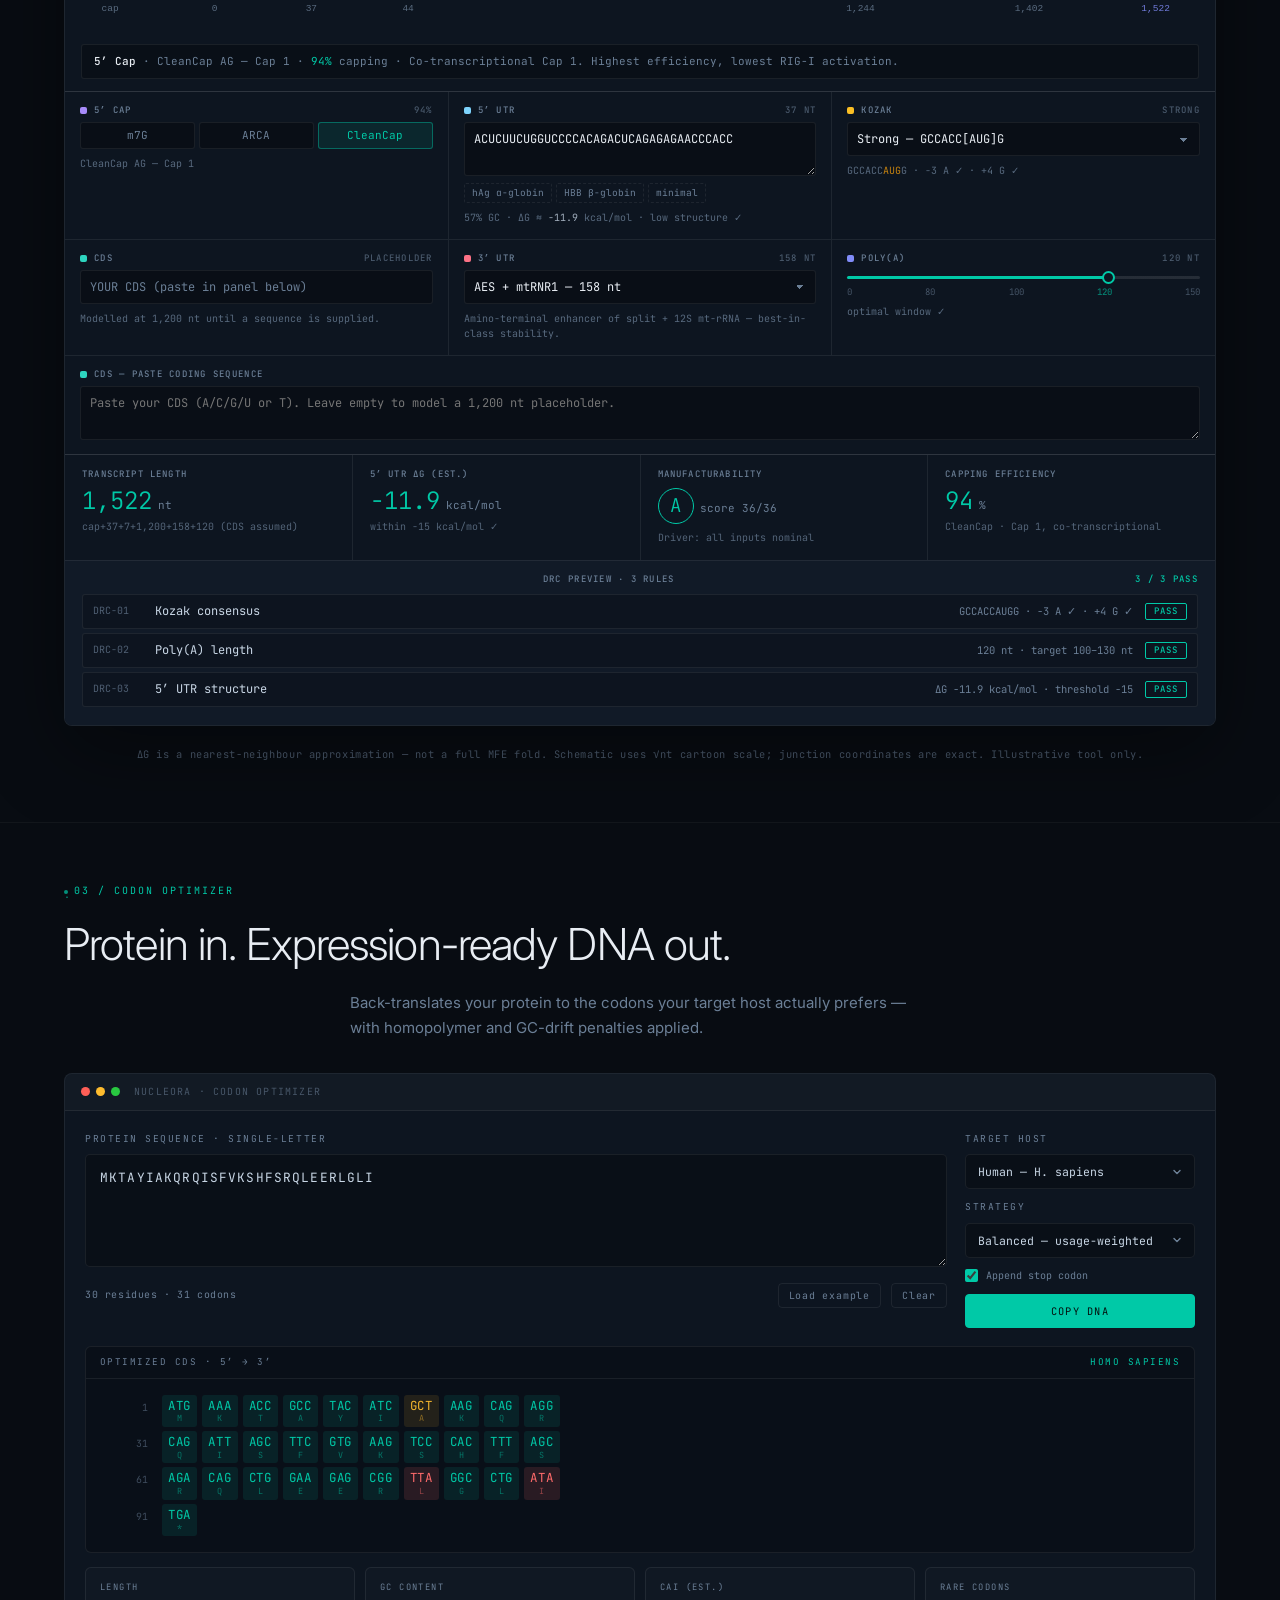
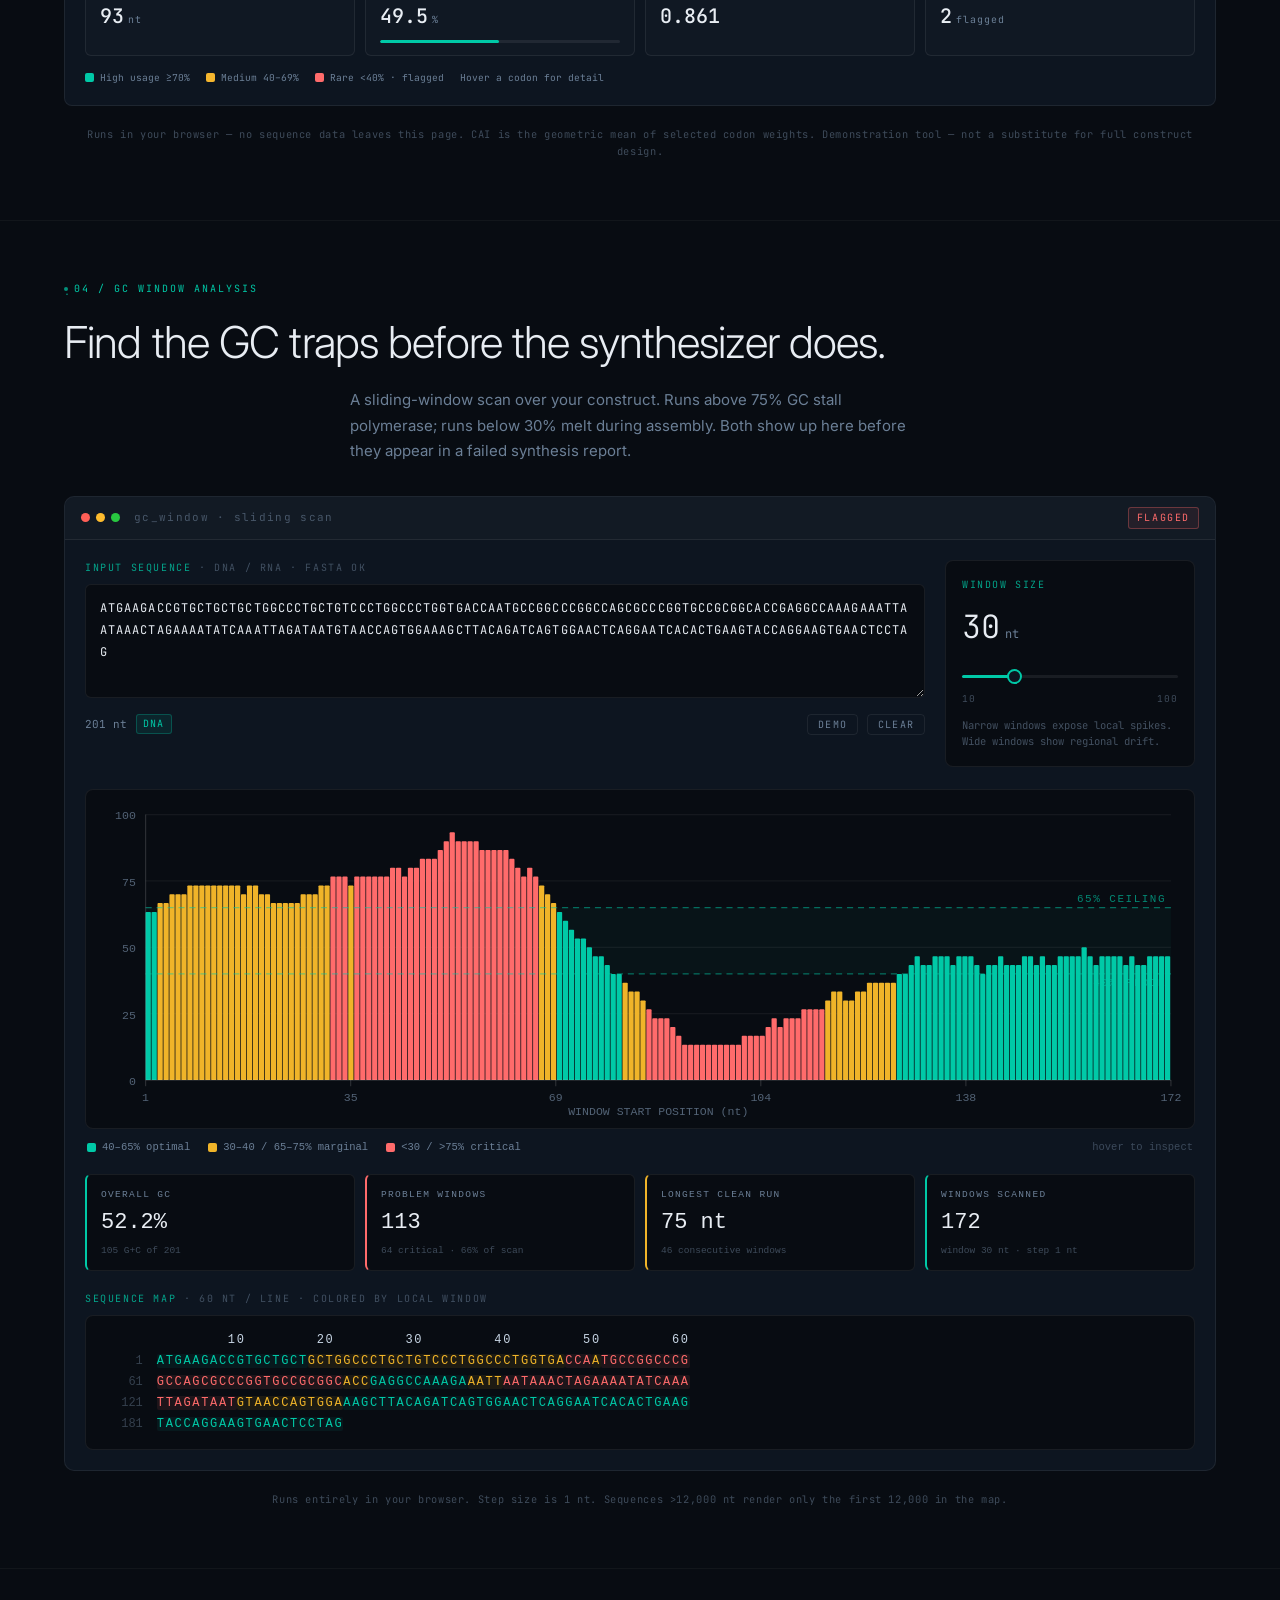
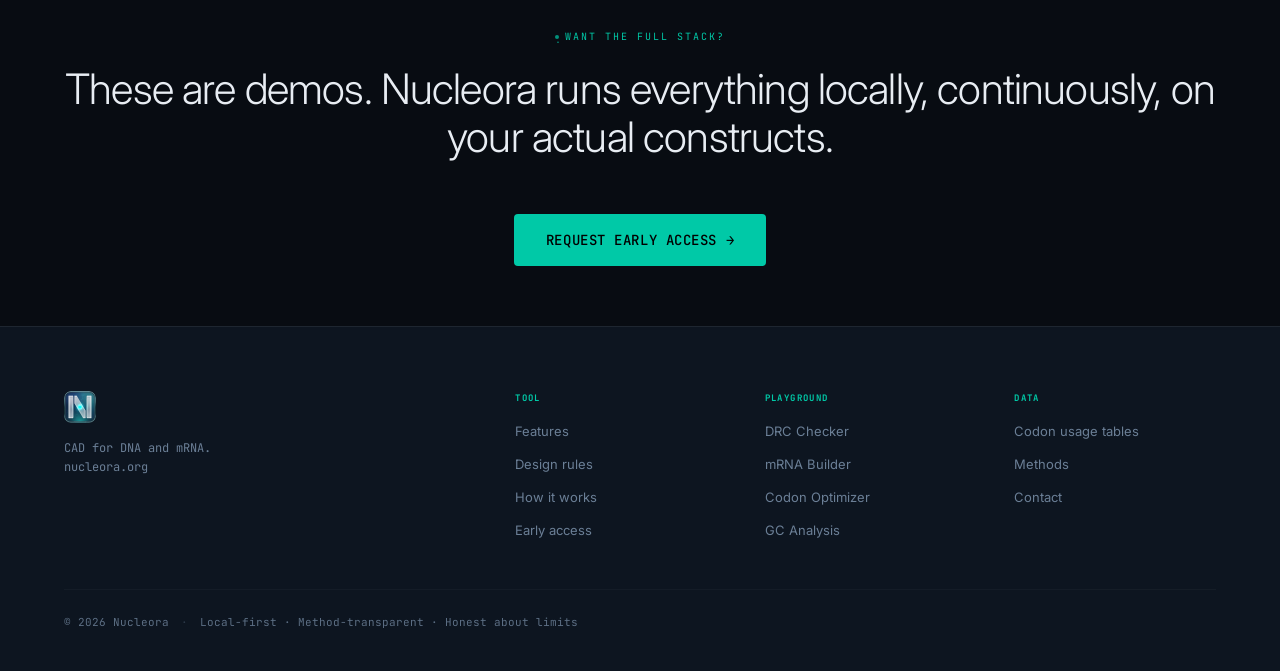
<file: tools.html>
<!DOCTYPE html>
<html lang="en">
<head>
  <meta charset="UTF-8">
  <meta name="viewport" content="width=device-width, initial-scale=1.0">
  <title>Interactive Tools - Nucleora</title>
  <meta name="description" content="Live sequence analysis tools: codon optimizer, GC window scan, mRNA construct builder, and design rule checker — all run in your browser.">
  <meta property="og:title" content="Interactive Tools - Nucleora">
  <meta property="og:image" content="https://nucleora.org/assets/img/og-social-card.jpg">
  <meta property="og:type" content="website">
  <meta name="robots" content="index, follow">
  <meta name="theme-color" content="#080c12">
  <meta name="color-scheme" content="dark">
  <link rel="icon" href="assets/img/favicon.ico?v=2" sizes="16x16 32x32 48x48">
  <link rel="icon" href="assets/img/favicon.png?v=2" type="image/png" sizes="64x64">
  <link rel="apple-touch-icon" href="assets/img/apple-touch-icon.png?v=2">
  <link rel="canonical" href="https://nucleora.org/tools">
  <link rel="manifest" href="manifest.json">
  <link rel="stylesheet" href="assets/css/main.css?v=4">
  <link rel="preconnect" href="https://fonts.googleapis.com" crossorigin>
  <link href="https://fonts.googleapis.com/css2?family=Inter:wght@300;400;500&family=JetBrains+Mono:wght@400;500&display=swap" rel="stylesheet">
  <style>
    .tools-hero { padding: 140px 0 60px; }
    .tools-hero h1 { font-size: clamp(36px,6vw,68px); font-weight:300; letter-spacing:-.03em; color:var(--text-bright); margin-bottom:20px; line-height:1.08; }
    .tools-hero p { font-size:17px; color:var(--text-dim); max-width:52ch; line-height:1.75; }
    .tools-toc { display:flex; flex-wrap:wrap; gap:10px; margin-top:32px; }
    .tools-toc a { font-family:var(--ff-mono); font-size:.68rem; letter-spacing:.12em; color:var(--text-dim); border:1px solid var(--border); border-radius:3px; padding:6px 14px; text-decoration:none; transition:color .18s,border-color .18s; }
    .tools-toc a:hover { color:var(--accent); border-color:rgba(0,201,167,.35); }
    .tools-disc { font-family:var(--ff-mono); font-size:.65rem; letter-spacing:.06em; color:var(--text-dim); opacity:.55; text-align:center; margin:20px 0 0; }
  </style>
</head>
<body>
<div class="status-bar" role="banner">
  <span class="status-bar-inner"><span class="status-dot"></span>In development<span class="status-sep">/</span><a href="index.html#newsletter">Join early access</a></span>
</div>
<div class="scroll-progress" id="scrollProgress" role="progressbar" aria-valuenow="0" aria-valuemin="0" aria-valuemax="100"></div>
<a class="skip-link" href="#main-content">Skip to content</a>
<nav class="site-nav" id="site-nav" role="navigation" aria-label="Site navigation">
  <div class="nav-inner">
    <a href="./" class="nav-logo" aria-label="Nucleora home">
      <img src="assets/img/logo.png?v=2" alt="Nucleora" class="nav-logo-img">
      <span class="nav-logo-text">Nucleora</span>
    </a>
    <ul class="nav-links" id="navLinks">
      <li><a href="index.html#features">Features</a></li>
      <li><a href="index.html#drc">Design Rules</a></li>
      <li><a href="index.html#local">Local-first</a></li>
      <li><a href="codon-usage/index.html">Codon Data</a></li>
      <li><a href="how-it-works.html">How it works</a></li>
      <li><a href="tools.html" aria-current="page" style="color:var(--accent)">Tools</a></li>
    </ul>
    <div class="nav-right">
      <button class="theme-toggle" id="themeToggle" aria-label="Toggle light/dark mode" type="button">
        <svg class="theme-icon theme-icon-moon" width="16" height="16" viewBox="0 0 24 24" fill="none" stroke="currentColor" stroke-width="2" stroke-linecap="round" stroke-linejoin="round"><path d="M21 12.79A9 9 0 1111.21 3a7 7 0 009.79 9.79z"/></svg>
        <svg class="theme-icon theme-icon-sun" width="16" height="16" viewBox="0 0 24 24" fill="none" stroke="currentColor" stroke-width="2" stroke-linecap="round" stroke-linejoin="round" style="display:none"><circle cx="12" cy="12" r="5"/><line x1="12" y1="1" x2="12" y2="3"/><line x1="12" y1="21" x2="12" y2="23"/><line x1="4.22" y1="4.22" x2="5.64" y2="5.64"/><line x1="18.36" y1="18.36" x2="19.78" y2="19.78"/><line x1="1" y1="12" x2="3" y2="12"/><line x1="21" y1="12" x2="23" y2="12"/><line x1="4.22" y1="19.78" x2="5.64" y2="18.36"/><line x1="18.36" y1="5.64" x2="19.78" y2="4.22"/></svg>
      </button>
      <a href="index.html#newsletter" class="btn-primary btn-sm">Get early access</a>
    </div>
    <button class="nav-hamburger" id="navHamburger" aria-label="Open navigation" aria-expanded="false" type="button">
      <span></span><span></span><span></span>
    </button>
  </div>
</nav>

<main id="main-content">
  <section class="tools-hero">
    <div class="container">
      <p class="section-label mono">NUCLEORA PLAYGROUND</p>
      <h1>Live biology tools.<br>Zero data leaves.</h1>
      <p>Four interactive instruments that run entirely in your browser — no server, no account, no data sent anywhere. Each one is a small window into what Nucleora computes in real time as you design.</p>
      <nav class="tools-toc" aria-label="Jump to tool">
        <a href="#try-it">→ DRC Sequence Check</a>
        <a href="#mrna-builder">→ mRNA Construct Builder</a>
        <a href="#codon-optimizer">→ Codon Optimizer</a>
        <a href="#gc-window">→ GC Window Analysis</a>
      </nav>
    </div>
  </section>

  <!-- DRC SEQUENCE ANALYZER -->
  <section class="seq-analyzer-compact-section" id="try-it" aria-label="DRC sequence check">
    <div class="container">
      <p class="section-label mono">01 / DRC SEQUENCE CHECK</p>
      <h2 class="section-heading">Paste a sequence. Watch design rules run.</h2>
      <div class="seq-analyzer" role="region" aria-label="Live sequence analyzer">
        <div class="seq-analyzer-chrome" aria-hidden="true">
          <span class="seq-chrome-dot seq-chrome-dot--red"></span>
          <span class="seq-chrome-dot seq-chrome-dot--yellow"></span>
          <span class="seq-chrome-dot seq-chrome-dot--green"></span>
          <span class="seq-chrome-label mono">NUCLEORA · SEQUENCE ANALYZER</span>
        </div>
        <div class="seq-analyzer-input-wrap">
          <label class="seq-analyzer-label mono" for="seqInputTools">SEQUENCE INPUT</label>
          <textarea class="seq-input seqInput" id="seqInputTools" rows="4" spellcheck="false" autocomplete="off"
            placeholder="Paste a DNA or mRNA sequence (ATGCGU...) — design rules run as you type"
            aria-describedby="seqToolsDesc"></textarea>
          <div class="seq-analyzer-meta mono" id="seqToolsDesc">
            <span class="seq-len">0 nt</span>
            <span class="seq-type-badge" aria-live="polite"></span>
          </div>
        </div>
        <div class="seq-drc-list" role="list" aria-label="Design rule results"></div>
        <div class="seq-gc-row mono">
          <span class="seq-gc-label">GC</span>
          <span class="seq-gc-val">—</span>
          <div class="seq-gc-bar"><div class="seq-gc-bar-fill"></div></div>
        </div>
      </div>
      <p class="tools-disc">Runs entirely in your browser — no data leaves this page.</p>
    </div>
  </section>

  <!-- mRNA CONSTRUCT BUILDER -->
  <section class="tool-section seq-analyzer-compact-section" id="mrna-builder" aria-label="mRNA construct builder">
  <style>
  #mrna-builder{--mb-mono:var(--ff-mono,ui-monospace,SFMono-Regular,Menlo,monospace);--mb-bd:var(--border,rgba(255,255,255,.07));--mb-card:var(--bg-card,#0d1520);--mb-card2:var(--bg-card-2,#111a27);--mb-ac:var(--accent,#00c9a7);--mb-tx:var(--text,#c8d6e5);--mb-td:var(--text-dim,#6b7f96);--mb-tb:var(--text-bright,#e8edf3);--mb-am:#f59e0b}
  #mrna-builder .mb-shell{margin-top:2rem;background:var(--mb-card);border:1px solid var(--mb-bd);border-radius:8px;overflow:hidden;box-shadow:0 24px 80px rgba(0,0,0,.4)}
  #mrna-builder .mb-chrome{display:flex;align-items:center;gap:6px;padding:10px 16px;border-bottom:1px solid var(--mb-bd);background:var(--mb-card2)}
  #mrna-builder .mb-dot{width:8px;height:8px;border-radius:50%;background:rgba(255,255,255,.11)}
  #mrna-builder .mb-chrome-l{margin-left:10px;font:500 9.5px/1 var(--mb-mono);letter-spacing:.16em;color:var(--mb-td)}
  #mrna-builder .mb-live{margin-left:auto;display:flex;align-items:center;gap:6px;font:500 9px/1 var(--mb-mono);letter-spacing:.14em;color:var(--mb-ac)}
  #mrna-builder .mb-live::before{content:'';width:5px;height:5px;border-radius:50%;background:var(--mb-ac);animation:mbP 2.4s ease-in-out infinite}
  @keyframes mbP{0%,100%{opacity:1}50%{opacity:.25}}
  #mrna-builder .mb-map{padding:18px 16px 12px}
  #mrna-builder .mb-scroll{overflow-x:auto}
  #mrna-builder .mb-svg{display:block;width:100%;min-width:640px;height:auto}
  #mrna-builder .mb-seg{cursor:pointer}
  #mrna-builder .mb-seg rect.b{transition:fill-opacity .18s,stroke-opacity .18s}
  #mrna-builder .mb-seg:hover rect.b,.mb-seg.on rect.b{fill-opacity:.34;stroke-opacity:.95}
  #mrna-builder .mb-readout{margin-top:10px;padding:8px 12px;border:1px solid var(--mb-bd);border-radius:3px;background:rgba(0,0,0,.28);font:11px/1.6 var(--mb-mono);color:var(--mb-td);white-space:nowrap;overflow-x:auto}
  #mrna-builder .mb-readout b{color:var(--mb-tb);font-weight:500}
  #mrna-builder .mb-readout em{color:var(--mb-ac);font-style:normal}
  #mrna-builder .mb-grid{display:grid;grid-template-columns:repeat(3,1fr);gap:1px;background:var(--mb-bd);border-top:1px solid var(--mb-bd)}
  #mrna-builder .mb-ctrl{background:var(--mb-card);padding:14px 15px;display:flex;flex-direction:column;gap:7px;transition:background .2s}
  #mrna-builder .mb-ctrl.on{background:var(--mb-card2)}
  #mrna-builder .mb-ctrl.wide{grid-column:1/-1}
  #mrna-builder .mb-l{display:flex;align-items:center;gap:7px;font:500 9px/1 var(--mb-mono);letter-spacing:.14em;color:var(--mb-td);text-transform:uppercase}
  #mrna-builder .mb-l i{width:7px;height:7px;border-radius:2px;background:var(--c);flex:none}
  #mrna-builder .mb-l span{margin-left:auto;opacity:.65}
  #mrna-builder .mb-in,#mrna-builder .mb-sel,#mrna-builder .mb-ta{width:100%;background:rgba(0,0,0,.3);border:1px solid var(--mb-bd);border-radius:3px;color:var(--mb-tb);font:12px/1.5 var(--mb-mono);padding:7px 9px;transition:border-color .15s}
  #mrna-builder .mb-ta{resize:vertical;min-height:54px;word-break:break-all}
  #mrna-builder .mb-in:focus,.mb-sel:focus,.mb-ta:focus{outline:none;border-color:rgba(0,201,167,.45)}
  #mrna-builder .mb-in[readonly]{color:var(--mb-td);cursor:default}
  #mrna-builder .mb-sel{appearance:none;padding-right:26px;cursor:pointer;background-image:linear-gradient(45deg,transparent 50%,#6b7f96 50%),linear-gradient(135deg,#6b7f96 50%,transparent 50%);background-position:calc(100% - 15px) 52%,calc(100% - 11px) 52%;background-size:4px 4px;background-repeat:no-repeat}
  #mrna-builder .mb-sel option{background:#0d1520;color:#e8edf3}
  #mrna-builder .mb-row{display:flex;gap:4px}
  #mrna-builder .mb-chip{flex:1;background:rgba(0,0,0,.3);border:1px solid var(--mb-bd);border-radius:3px;color:var(--mb-td);font:11px/1 var(--mb-mono);padding:7px 4px;cursor:pointer;transition:all .15s}
  #mrna-builder .mb-chip.on{color:var(--mb-ac);border-color:rgba(0,201,167,.42);background:rgba(0,201,167,.1)}
  #mrna-builder .mb-pre{display:flex;gap:4px;flex-wrap:wrap}
  #mrna-builder .mb-pre button{background:none;border:1px dashed var(--mb-bd);border-radius:2px;color:var(--mb-td);font:9.5px/1 var(--mb-mono);padding:4px 7px;cursor:pointer;transition:all .15s}
  #mrna-builder .mb-pre button:hover{color:var(--mb-ac);border-color:rgba(0,201,167,.35)}
  #mrna-builder .mb-hint{font:10px/1.5 var(--mb-mono);color:var(--mb-td);opacity:.8;margin:0}
  #mrna-builder .mb-hint b{color:var(--mb-tx);font-weight:400}
  #mrna-builder .mb-hint .k{color:var(--mb-am)}
  #mrna-builder input[type=range]{-webkit-appearance:none;appearance:none;width:100%;height:3px;border-radius:2px;background:linear-gradient(90deg,var(--mb-ac) var(--p,60%),rgba(255,255,255,.1) var(--p,60%));cursor:pointer;margin:6px 0 2px}
  #mrna-builder input[type=range]::-webkit-slider-thumb{-webkit-appearance:none;width:13px;height:13px;border-radius:50%;background:#0d1520;border:2px solid var(--mb-ac)}
  #mrna-builder .mb-ticks{display:flex;justify-content:space-between;font:9px/1 var(--mb-mono);color:var(--mb-td);opacity:.6}
  #mrna-builder .mb-ticks b{color:var(--mb-ac);opacity:1;font-weight:500}
  #mrna-builder .mb-stats{display:flex;flex-wrap:wrap;gap:1px;background:var(--mb-bd);border-top:1px solid var(--mb-bd)}
  #mrna-builder .mb-stat{flex:1 1 160px;background:var(--mb-card);padding:15px 17px}
  #mrna-builder .mb-sv{font:300 24px/1.05 var(--mb-mono);color:var(--mb-ac);display:flex;align-items:baseline;gap:6px}
  #mrna-builder .mb-sv u{font:400 11px/1 var(--mb-mono);color:var(--mb-td);text-decoration:none}
  #mrna-builder .mb-sl{font:500 9px/1 var(--mb-mono);letter-spacing:.13em;color:var(--mb-td);text-transform:uppercase;margin-bottom:9px}
  #mrna-builder .mb-ss{font:10px/1.5 var(--mb-mono);color:var(--mb-td);opacity:.75;margin-top:6px}
  #mrna-builder .mb-gr{display:inline-flex;align-items:center;justify-content:center;width:36px;height:36px;border:1px solid currentColor;border-radius:50%;font:300 19px/1 var(--mb-mono)}
  #mrna-builder .mb-drc{padding:14px 17px;border-top:1px solid var(--mb-bd);background:var(--mb-card2)}
  #mrna-builder .mb-drc-h{display:flex;font:500 9px/1 var(--mb-mono);letter-spacing:.14em;color:var(--mb-td);margin-bottom:10px}
  #mrna-builder .mb-drc-h span{margin-left:auto}
  #mrna-builder .mb-rule{display:flex;align-items:center;gap:12px;padding:8px 10px;border:1px solid transparent;border-radius:3px;margin-bottom:4px;background:rgba(0,0,0,.2)}
  #mrna-builder .mb-rule.pass{border-color:var(--mb-bd)}
  #mrna-builder .mb-rule.warn{border-color:rgba(245,158,11,.28);background:rgba(245,158,11,.07)}
  #mrna-builder .mb-rule.fail{border-color:rgba(244,63,94,.32);background:rgba(244,63,94,.07)}
  #mrna-builder .mb-rid{font:10px/1 var(--mb-mono);color:var(--mb-td);opacity:.7;width:50px;flex:none}
  #mrna-builder .mb-rn{font:12px/1.4 var(--mb-mono);color:var(--mb-tx);flex:none}
  #mrna-builder .mb-rd{font:10.5px/1.4 var(--mb-mono);color:var(--mb-td);flex:1;text-align:right;overflow:hidden;text-overflow:ellipsis;white-space:nowrap}
  #mrna-builder .mb-bg{font:500 9px/1 var(--mb-mono);letter-spacing:.12em;padding:3px 8px;border-radius:2px;flex:none;border:1px solid currentColor}
  #mrna-builder .mb-bg.pass{color:var(--mb-ac)}
  #mrna-builder .mb-bg.warn{color:var(--mb-am)}
  #mrna-builder .mb-bg.fail{color:#fb7185}
  @media(max-width:860px){#mrna-builder .mb-grid{grid-template-columns:repeat(2,1fr)}}
  @media(max-width:540px){#mrna-builder .mb-grid{grid-template-columns:1fr}#mrna-builder .mb-rd{display:none}}
  </style>
    <div class="container">
      <p class="section-label mono">02 / mRNA CONSTRUCT BUILDER</p>
      <h2 class="section-heading">Assemble the construct. Watch the physics update.</h2>
      <p class="section-sub" style="color:var(--text-dim);font-size:15px;max-width:580px;margin-bottom:0">Every element you pick propagates into length, structure, capping efficiency and manufacturability grade — before a nucleotide is ordered.</p>
      <div class="mb-shell">
        <div class="mb-chrome" aria-hidden="true">
          <span class="mb-dot"></span><span class="mb-dot"></span><span class="mb-dot"></span>
          <span class="mb-chrome-l">NUCLEORA · CONSTRUCT MAP · UNTITLED-01</span>
          <span class="mb-live">LIVE</span>
        </div>
        <div class="mb-map">
          <div class="mb-scroll">
            <svg class="mb-svg" id="mbSvg" viewBox="0 0 1000 192" role="img" aria-label="Linear mRNA construct schematic"></svg>
          </div>
          <div class="mb-readout mono" id="mbReadout" aria-live="polite"></div>
        </div>
        <div class="mb-grid">
          <div class="mb-ctrl" data-seg="cap">
            <label class="mb-l"><i style="--c:#a78bfa"></i>5′ CAP<span id="mbCapEff"></span></label>
            <div class="mb-row">
              <button type="button" class="mb-chip" data-cap="m7g">m7G</button>
              <button type="button" class="mb-chip" data-cap="arca">ARCA</button>
              <button type="button" class="mb-chip" data-cap="clean">CleanCap</button>
            </div>
            <p class="mb-hint" id="mbCapHint"></p>
          </div>
          <div class="mb-ctrl" data-seg="u5">
            <label class="mb-l" for="mbU5"><i style="--c:#7dd3fc"></i>5′ UTR<span id="mbU5Len"></span></label>
            <textarea class="mb-ta" id="mbU5" rows="2" spellcheck="false"></textarea>
            <div class="mb-pre">
              <button type="button" data-u5="hag">hAg α-globin</button>
              <button type="button" data-u5="hbb">HBB β-globin</button>
              <button type="button" data-u5="min">minimal</button>
            </div>
            <p class="mb-hint" id="mbU5Hint"></p>
          </div>
          <div class="mb-ctrl" data-seg="koz">
            <label class="mb-l" for="mbKoz"><i style="--c:#fbbf24"></i>KOZAK<span id="mbKozLen"></span></label>
            <select class="mb-sel" id="mbKoz">
              <option value="strong">Strong — GCCACC[AUG]G</option>
              <option value="medium">Medium — GCCUCC[AUG]G</option>
              <option value="weak">Weak — GCCUCC[AUG]U</option>
              <option value="none">None — bare [AUG]</option>
            </select>
            <p class="mb-hint" id="mbKozHint"></p>
          </div>
          <div class="mb-ctrl" data-seg="cds">
            <label class="mb-l"><i style="--c:#2dd4bf"></i>CDS<span id="mbCdsTag"></span></label>
            <input class="mb-in" id="mbCdsRO" readonly aria-label="CDS status">
            <p class="mb-hint" id="mbCdsHint"></p>
          </div>
          <div class="mb-ctrl" data-seg="u3">
            <label class="mb-l" for="mbU3"><i style="--c:#fb7185"></i>3′ UTR<span id="mbU3Len"></span></label>
            <select class="mb-sel" id="mbU3">
              <option value="aes">AES + mtRNR1 — 158 nt</option>
              <option value="hbb">HBB β-globin — 132 nt</option>
              <option value="custom">Custom — set length</option>
            </select>
            <input class="mb-in" id="mbU3n" type="number" min="40" max="400" value="120" hidden>
            <p class="mb-hint" id="mbU3Hint"></p>
          </div>
          <div class="mb-ctrl" data-seg="pa">
            <label class="mb-l" for="mbPa"><i style="--c:#818cf8"></i>POLY(A)<span id="mbPaLen"></span></label>
            <input type="range" id="mbPa" min="0" max="4" step="1" value="3">
            <div class="mb-ticks" id="mbPaTicks"><span>0</span><span>80</span><span>100</span><span>120</span><span>150</span></div>
            <p class="mb-hint" id="mbPaHint"></p>
          </div>
          <div class="mb-ctrl wide" data-seg="cds">
            <label class="mb-l" for="mbCds"><i style="--c:#2dd4bf"></i>CDS — PASTE CODING SEQUENCE</label>
            <textarea class="mb-ta" id="mbCds" rows="2" spellcheck="false" placeholder="Paste your CDS (A/C/G/U or T). Leave empty to model a 1,200 nt placeholder."></textarea>
          </div>
        </div>
        <div class="mb-stats" aria-live="polite">
          <div class="mb-stat"><p class="mb-sl">Transcript length</p><div class="mb-sv" id="mbTot">—<u>nt</u></div><p class="mb-ss" id="mbTotSub"></p></div>
          <div class="mb-stat"><p class="mb-sl">5′ UTR ΔG (est.)</p><div class="mb-sv" id="mbDg">—</div><p class="mb-ss" id="mbDgSub"></p></div>
          <div class="mb-stat"><p class="mb-sl">Manufacturability</p><div class="mb-sv"><span class="mb-gr" id="mbGrade">—</span><u id="mbGradeU"></u></div><p class="mb-ss" id="mbGradeSub"></p></div>
          <div class="mb-stat"><p class="mb-sl">Capping efficiency</p><div class="mb-sv" id="mbEff">—<u>%</u></div><p class="mb-ss" id="mbEffSub"></p></div>
        </div>
        <div class="mb-drc">
          <div class="mb-drc-h"><span>DRC PREVIEW · 3 RULES</span><span id="mbDrcSum"></span></div>
          <div class="mb-rule" id="mbR1"><span class="mb-rid">DRC-01</span><span class="mb-rn">Kozak consensus</span><span class="mb-rd"></span><span class="mb-bg"></span></div>
          <div class="mb-rule" id="mbR2"><span class="mb-rid">DRC-02</span><span class="mb-rn">Poly(A) length</span><span class="mb-rd"></span><span class="mb-bg"></span></div>
          <div class="mb-rule" id="mbR3"><span class="mb-rid">DRC-03</span><span class="mb-rn">5′ UTR structure</span><span class="mb-rd"></span><span class="mb-bg"></span></div>
        </div>
      </div>
      <p class="tools-disc">ΔG is a nearest-neighbour approximation — not a full MFE fold. Schematic uses √nt cartoon scale; junction coordinates are exact. Illustrative tool only.</p>
    </div>
  </section>

  <!-- CODON OPTIMIZER -->
  <section class="tool-section seq-analyzer-compact-section" id="codon-optimizer" aria-label="Codon optimizer">
  <style>
  #codon-optimizer{--co-hi:var(--accent,#00c9a7);--co-mid:#f5b62e;--co-lo:#ff6b6b;--co-mono:var(--ff-mono,ui-monospace,SFMono-Regular,Menlo,monospace)}
  #codon-optimizer .co-panel{background:var(--bg-card,#0d1520);border:1px solid var(--border,rgba(255,255,255,.07));border-radius:8px;overflow:hidden;margin-top:2rem}
  #codon-optimizer .co-chrome{display:flex;align-items:center;gap:6px;padding:10px 16px;border-bottom:1px solid var(--border,rgba(255,255,255,.07));background:rgba(255,255,255,.02)}
  #codon-optimizer .co-dot{width:9px;height:9px;border-radius:50%;flex:none}
  #codon-optimizer .co-dot.r{background:#ff5f57}#codon-optimizer .co-dot.y{background:#febc2e}#codon-optimizer .co-dot.g{background:#28c840}
  #codon-optimizer .co-chrome-label{font-family:var(--co-mono);font-size:.62rem;letter-spacing:.12em;color:var(--text-dim,#6b7f96);opacity:.6;margin-left:8px}
  #codon-optimizer .co-body{padding:20px}
  #codon-optimizer .co-controls{display:grid;grid-template-columns:1fr 230px;gap:18px;align-items:start}
  #codon-optimizer .co-label{display:block;font-family:var(--co-mono);font-size:.6rem;letter-spacing:.16em;color:var(--text-dim,#6b7f96);margin-bottom:8px;text-transform:uppercase}
  #codon-optimizer textarea.co-input{width:100%;min-height:88px;resize:vertical;background:rgba(0,0,0,.28);border:1px solid var(--border,rgba(255,255,255,.07));border-radius:5px;color:var(--text,#c8d6e5);font-family:var(--co-mono);font-size:.8rem;line-height:1.7;letter-spacing:.09em;padding:12px 14px;outline:none;transition:border-color .18s}
  #codon-optimizer textarea.co-input:focus{border-color:var(--accent,#00c9a7)}
  #codon-optimizer .co-meta{display:flex;flex-wrap:wrap;align-items:center;gap:10px;margin-top:8px;font-family:var(--co-mono);font-size:.62rem;letter-spacing:.06em;color:var(--text-dim,#6b7f96)}
  #codon-optimizer .co-warn{color:var(--co-mid)}
  #codon-optimizer .sp{margin-left:auto}
  #codon-optimizer button{font-family:var(--co-mono);cursor:pointer;background:none;border:1px solid var(--border,rgba(255,255,255,.07));color:var(--text-dim,#6b7f96);font-size:.62rem;letter-spacing:.08em;padding:5px 10px;border-radius:4px;transition:color .18s,border-color .18s}
  #codon-optimizer button:hover{color:var(--accent,#00c9a7);border-color:var(--accent,#00c9a7)}
  #codon-optimizer button.co-primary{width:100%;color:#04120f;background:var(--accent,#00c9a7);border-color:var(--accent,#00c9a7);padding:9px 12px;font-size:.65rem;letter-spacing:.12em}
  #codon-optimizer button.co-primary:hover{filter:brightness(1.12);color:#04120f}
  #codon-optimizer button:disabled{opacity:.4;cursor:not-allowed}
  #codon-optimizer .co-side{display:flex;flex-direction:column;gap:10px}
  #codon-optimizer select.co-select{width:100%;background:rgba(0,0,0,.28);border:1px solid var(--border,rgba(255,255,255,.07));border-radius:5px;color:var(--text,#c8d6e5);font-family:var(--co-mono);font-size:.72rem;padding:9px 12px;outline:none;cursor:pointer;appearance:none;background-image:url("data:image/svg+xml,%3Csvg xmlns='http://www.w3.org/2000/svg' width='12' height='12' viewBox='0 0 12 12'%3E%3Cpath d='M3 4.5L6 7.5L9 4.5' stroke='%236b7f96' stroke-width='1.5' stroke-linecap='round' stroke-linejoin='round'/%3E%3C/svg%3E");background-repeat:no-repeat;background-position:right 11px center;padding-right:32px}
  #codon-optimizer select.co-select option{background:var(--bg-card,#0d1520)}
  #codon-optimizer .co-check{display:flex;align-items:center;gap:8px;font-family:var(--co-mono);font-size:.63rem;color:var(--text-dim,#6b7f96);cursor:pointer}
  #codon-optimizer .co-check input{accent-color:var(--accent,#00c9a7);cursor:pointer}
  #codon-optimizer .co-out{margin-top:18px;border:1px solid var(--border,rgba(255,255,255,.07));border-radius:6px;background:rgba(0,0,0,.24);overflow:hidden}
  #codon-optimizer .co-out-head{display:flex;justify-content:space-between;align-items:center;gap:12px;padding:8px 14px;border-bottom:1px solid var(--border,rgba(255,255,255,.07));font-family:var(--co-mono);font-size:.58rem;letter-spacing:.16em;color:var(--text-dim,#6b7f96)}
  #codon-optimizer .co-out-head b{color:var(--accent,#00c9a7);font-weight:400}
  #codon-optimizer .co-viewer{padding:14px 16px;overflow-x:auto}
  #codon-optimizer .co-row{display:flex;align-items:flex-start;gap:14px;min-width:max-content;padding:2px 0}
  #codon-optimizer .co-pos{flex:0 0 46px;text-align:right;font-family:var(--co-mono);font-size:.62rem;line-height:26px;color:var(--text-dim,#6b7f96);opacity:.55;font-variant-numeric:tabular-nums}
  #codon-optimizer .co-cds{display:flex;gap:5px}
  #codon-optimizer .co-cd{display:inline-flex;flex-direction:column;align-items:center;padding:2px 5px 3px;border-radius:3px;border:1px solid transparent;font-family:var(--co-mono);cursor:default;transition:transform .12s}
  #codon-optimizer .co-cd:hover{transform:translateY(-1px);border-color:currentColor}
  #codon-optimizer .co-cd .n{font-size:.78rem;letter-spacing:.06em;line-height:1.35}
  #codon-optimizer .co-cd .a{font-size:.53rem;opacity:.5;line-height:1}
  #codon-optimizer .co-hi{color:var(--co-hi);background:rgba(0,201,167,.1)}
  #codon-optimizer .co-mid{color:var(--co-mid);background:rgba(245,182,46,.11)}
  #codon-optimizer .co-lo{color:var(--co-lo);background:rgba(255,107,107,.13)}
  #codon-optimizer .co-empty{font-family:var(--co-mono);font-size:.7rem;color:var(--text-dim,#6b7f96);opacity:.6;padding:18px 4px}
  #codon-optimizer .co-stats{display:grid;grid-template-columns:repeat(auto-fit,minmax(140px,1fr));gap:10px;margin-top:14px}
  #codon-optimizer .co-stat{border:1px solid var(--border,rgba(255,255,255,.07));border-radius:6px;padding:12px 14px;background:rgba(255,255,255,.015)}
  #codon-optimizer .co-stat-k{font-family:var(--co-mono);font-size:.55rem;letter-spacing:.16em;color:var(--text-dim,#6b7f96);text-transform:uppercase}
  #codon-optimizer .co-stat-v{font-family:var(--co-mono);font-size:1.25rem;font-weight:500;color:var(--text-bright,#e8edf3);margin-top:6px;font-variant-numeric:tabular-nums}
  #codon-optimizer .co-stat-v small{font-size:.62rem;letter-spacing:.1em;color:var(--text-dim,#6b7f96);margin-left:4px;font-weight:400}
  #codon-optimizer .co-bar{height:3px;border-radius:2px;background:var(--border,rgba(255,255,255,.07));margin-top:8px;overflow:hidden}
  #codon-optimizer .co-bar i{display:block;height:100%;width:0;background:var(--co-hi);border-radius:2px;transition:width .45s,background .3s}
  #codon-optimizer .co-legend{display:flex;flex-wrap:wrap;gap:16px;margin-top:14px;font-family:var(--co-mono);font-size:.6rem;color:var(--text-dim,#6b7f96)}
  #codon-optimizer .co-legend span{display:inline-flex;align-items:center;gap:6px}
  #codon-optimizer .co-legend i{width:9px;height:9px;border-radius:2px;display:inline-block}
  @media(max-width:720px){#codon-optimizer .co-controls{grid-template-columns:1fr}#codon-optimizer .co-body{padding:14px}}
  </style>
    <div class="container">
      <p class="section-label mono">03 / CODON OPTIMIZER</p>
      <h2 class="section-heading">Protein in. Expression-ready DNA out.</h2>
      <p class="section-sub" style="color:var(--text-dim);font-size:15px;max-width:580px;margin-bottom:0">Back-translates your protein to the codons your target host actually prefers — with homopolymer and GC-drift penalties applied.</p>
      <div class="co-panel">
        <div class="co-chrome" aria-hidden="true">
          <span class="co-dot r"></span><span class="co-dot y"></span><span class="co-dot g"></span>
          <span class="co-chrome-label">NUCLEORA · CODON OPTIMIZER</span>
        </div>
        <div class="co-body">
          <div class="co-controls">
            <div>
              <label class="co-label" for="coProtein">Protein sequence · single-letter</label>
              <textarea id="coProtein" class="co-input" rows="4" spellcheck="false" autocapitalize="characters" maxlength="3000">MKTAYIAKQRQISFVKSHFSRQLEERLGLI</textarea>
              <div class="co-meta">
                <span id="coAaCount">30 residues · 31 codons</span>
                <span class="co-warn" id="coWarn"></span>
                <span class="sp"></span>
                <button type="button" id="coExample">Load example</button>
                <button type="button" id="coClear">Clear</button>
              </div>
            </div>
            <div class="co-side">
              <div>
                <label class="co-label" for="coSpecies">Target host</label>
                <select id="coSpecies" class="co-select">
                  <option value="0">Human — H. sapiens</option>
                  <option value="1">Mouse — M. musculus</option>
                  <option value="2">E. coli — K-12</option>
                  <option value="3">CHO cell — C. griseus</option>
                  <option value="4">Yeast — S. cerevisiae</option>
                </select>
              </div>
              <div>
                <label class="co-label" for="coMode">Strategy</label>
                <select id="coMode" class="co-select">
                  <option value="bal">Balanced — usage-weighted</option>
                  <option value="max">Strict — highest usage</option>
                </select>
              </div>
              <label class="co-check"><input type="checkbox" id="coStop" checked> Append stop codon</label>
              <button type="button" class="co-primary" id="coCopy">COPY DNA</button>
            </div>
          </div>
          <div class="co-out">
            <div class="co-out-head"><span>OPTIMIZED CDS · 5′ → 3′</span><b id="coHost">HOMO SAPIENS</b></div>
            <div class="co-viewer" id="coViewer" aria-live="polite"></div>
          </div>
          <div class="co-stats">
            <div class="co-stat"><div class="co-stat-k">Length</div><div class="co-stat-v" id="coLen">0<small>nt</small></div></div>
            <div class="co-stat"><div class="co-stat-k">GC content</div><div class="co-stat-v" id="coGC">0.0<small>%</small></div><div class="co-bar"><i id="coBar"></i></div></div>
            <div class="co-stat"><div class="co-stat-k">CAI (est.)</div><div class="co-stat-v" id="coCAI">0.000</div></div>
            <div class="co-stat"><div class="co-stat-k">Rare codons</div><div class="co-stat-v" id="coRare">0<small>flagged</small></div></div>
          </div>
          <div class="co-legend">
            <span><i style="background:var(--co-hi)"></i> High usage ≥70%</span>
            <span><i style="background:var(--co-mid)"></i> Medium 40–69%</span>
            <span><i style="background:var(--co-lo)"></i> Rare &lt;40% · flagged</span>
            <span>Hover a codon for detail</span>
          </div>
        </div>
      </div>
      <p class="tools-disc">Runs in your browser — no sequence data leaves this page. CAI is the geometric mean of selected codon weights. Demonstration tool — not a substitute for full construct design.</p>
    </div>
  </section>

  <!-- GC WINDOW ANALYSIS -->
  <section class="tool-section seq-analyzer-compact-section" id="gc-window" aria-label="GC window analysis">
  <style>
  #gc-window{--ok:var(--accent,#00c9a7);--warn:#f0b429;--bad:#ff6b6b}
  #gc-window .gcw-panel{background:var(--bg-card,#0d1520);border:1px solid var(--border,rgba(255,255,255,.07));border-radius:10px;overflow:hidden;margin-top:2rem}
  #gc-window .gcw-chrome{display:flex;align-items:center;gap:6px;padding:10px 16px;border-bottom:1px solid var(--border,rgba(255,255,255,.07));background:rgba(255,255,255,.02)}
  #gc-window .gcw-dot{width:9px;height:9px;border-radius:50%;flex:none}
  #gc-window .gcw-dot--r{background:#ff5f57}#gc-window .gcw-dot--y{background:#febc2e}#gc-window .gcw-dot--g{background:#28c840}
  #gc-window .gcw-chrome-label{margin-left:8px;font-size:11px;letter-spacing:.12em;color:var(--text-dim,#6b7f96);opacity:.6;font-family:var(--ff-mono,monospace)}
  #gc-window .gcw-status{margin-left:auto;font-size:10px;letter-spacing:.16em;padding:2px 8px;border-radius:3px;border:1px solid;transition:color .25s,border-color .25s,background .25s;font-family:var(--ff-mono,monospace)}
  #gc-window .gcw-status[data-s=ok]{color:var(--ok);border-color:rgba(0,201,167,.3);background:rgba(0,201,167,.08)}
  #gc-window .gcw-status[data-s=warn]{color:var(--warn);border-color:rgba(240,180,41,.32);background:rgba(240,180,41,.08)}
  #gc-window .gcw-status[data-s=bad]{color:var(--bad);border-color:rgba(255,107,107,.32);background:rgba(255,107,107,.08)}
  #gc-window .gcw-status[data-s=idle]{color:var(--text-dim,#6b7f96);border-color:var(--border,rgba(255,255,255,.07));background:transparent}
  #gc-window .gcw-body{padding:20px}
  #gc-window .gcw-top{display:grid;grid-template-columns:minmax(0,1fr) 250px;gap:20px;align-items:start}
  #gc-window .gcw-label{display:block;font-size:10px;letter-spacing:.16em;text-transform:uppercase;color:var(--accent,#00c9a7);opacity:.8;margin-bottom:8px;font-family:var(--ff-mono,monospace)}
  #gc-window .gcw-label-dim{color:var(--text-dim,#6b7f96);opacity:.7}
  #gc-window .gcw-input{width:100%;background:var(--bg,#080c12);border:1px solid var(--border,rgba(255,255,255,.07));border-radius:6px;color:var(--text-bright,#e8edf3);font-size:12px;line-height:1.85;letter-spacing:.09em;padding:12px 14px;resize:vertical;outline:none;min-height:100px;word-break:break-all;transition:border-color .18s;font-family:var(--ff-mono,monospace)}
  #gc-window .gcw-input:focus{border-color:var(--accent,#00c9a7)}
  #gc-window .gcw-meta{display:flex;align-items:center;gap:9px;flex-wrap:wrap;padding-top:8px;font-size:11px;color:var(--text-dim,#6b7f96);font-family:var(--ff-mono,monospace)}
  #gc-window .gcw-spacer{flex:1}
  #gc-window .gcw-badge{border:1px solid rgba(0,201,167,.28);background:rgba(0,201,167,.09);color:var(--accent,#00c9a7);border-radius:3px;padding:1px 6px;font-size:10px;letter-spacing:.12em}
  #gc-window .gcw-warn{color:var(--warn);font-size:10px}
  #gc-window .gcw-btn{background:none;border:1px solid var(--border,rgba(255,255,255,.07));border-radius:4px;color:var(--text-dim,#6b7f96);font-family:var(--ff-mono,monospace);font-size:10px;letter-spacing:.12em;padding:3px 10px;cursor:pointer;transition:color .18s,border-color .18s}
  #gc-window .gcw-btn:hover{color:var(--accent,#00c9a7);border-color:var(--accent,#00c9a7)}
  #gc-window .gcw-ctrl{background:var(--bg,#080c12);border:1px solid var(--border,rgba(255,255,255,.07));border-radius:8px;padding:16px}
  #gc-window .gcw-winrow{display:flex;align-items:baseline;gap:5px;margin-bottom:8px}
  #gc-window .gcw-winval{font-size:32px;font-weight:300;color:var(--text-bright,#e8edf3);font-variant-numeric:tabular-nums;font-family:var(--ff-mono,monospace)}
  #gc-window .gcw-winunit{font-size:12px;color:var(--text-dim,#6b7f96);font-family:var(--ff-mono,monospace)}
  #gc-window .gcw-range{-webkit-appearance:none;appearance:none;width:100%;height:3px;border-radius:2px;outline:none;cursor:pointer;background:linear-gradient(90deg,var(--accent,#00c9a7) var(--p,22%),var(--border,rgba(255,255,255,.12)) var(--p,22%))}
  #gc-window .gcw-range::-webkit-slider-thumb{-webkit-appearance:none;width:15px;height:15px;border-radius:50%;background:var(--bg-card,#0d1520);border:2px solid var(--accent,#00c9a7)}
  #gc-window .gcw-winscale{display:flex;justify-content:space-between;font-size:9.5px;letter-spacing:.1em;color:var(--text-dim,#6b7f96);opacity:.55;margin-top:6px;font-family:var(--ff-mono,monospace)}
  #gc-window .gcw-hint{font-size:10.5px;line-height:1.6;color:var(--text-dim,#6b7f96);opacity:.6;margin:10px 0 0;font-family:var(--ff-mono,monospace)}
  #gc-window .gcw-figure{margin:22px 0 0}
  #gc-window .gcw-chartwrap{position:relative;background:var(--bg,#080c12);border:1px solid var(--border,rgba(255,255,255,.07));border-radius:8px;padding:10px 6px 4px}
  #gc-window .gcw-chart{display:block;width:100%;height:auto}
  #gc-window .gcw-band{fill:rgba(0,201,167,.045)}
  #gc-window .gcw-grid line{stroke:rgba(255,255,255,.05);stroke-width:1}
  #gc-window .gcw-axis line{stroke:rgba(255,255,255,.14);stroke-width:1}
  #gc-window .gcw-thresh line{stroke:rgba(0,201,167,.5);stroke-width:1;stroke-dasharray:5 4}
  #gc-window .gcw-tlabel{fill:var(--accent,#00c9a7);font-family:monospace;font-size:9px;letter-spacing:.14em;text-anchor:end;opacity:.65}
  #gc-window .gcw-ylabels text,.gcw-axl{fill:var(--text-dim,#6b7f96);font-family:monospace;font-size:9.5px;opacity:.75}
  #gc-window .gcw-ylabels text{text-anchor:end}
  #gc-window .gcw-axl{text-anchor:middle}
  #gc-window .gcw-tick{stroke:rgba(255,255,255,.14);stroke-width:1}
  #gc-window .gcw-bar{transition:y .4s cubic-bezier(.16,1,.3,1),height .4s cubic-bezier(.16,1,.3,1),fill .3s}
  #gc-window .gcw-bar.ok{fill:var(--ok)}#gc-window .gcw-bar.warn{fill:var(--warn)}#gc-window .gcw-bar.bad{fill:var(--bad)}
  #gc-window .gcw-cursor{stroke:var(--text-bright,#e8edf3);stroke-width:1;stroke-dasharray:2 3;opacity:0;pointer-events:none}
  #gc-window .gcw-empty{fill:var(--text-dim,#6b7f96);font-family:monospace;font-size:11px;text-anchor:middle}
  #gc-window .gcw-empty[hidden]{display:none}
  #gc-window .gcw-tip{position:absolute;top:14px;transform:translateX(-50%);pointer-events:none;background:var(--bg-card,#0d1520);border:1px solid var(--border,rgba(255,255,255,.14));border-radius:5px;padding:6px 10px;font-size:11px;color:var(--text,#c8d6e5);white-space:nowrap;font-family:monospace}
  #gc-window .gcw-tip b{font-size:14px;font-weight:500;display:inline-block;margin-right:6px}
  #gc-window .gcw-tip span{color:var(--text-dim,#6b7f96);font-size:10px}
  #gc-window .gcw-tip.ok b{color:var(--ok)}#gc-window .gcw-tip.warn b{color:var(--warn)}#gc-window .gcw-tip.bad b{color:var(--bad)}
  #gc-window .gcw-legend{display:flex;flex-wrap:wrap;gap:6px 18px;padding:10px 2px 0;font-size:10.5px;color:var(--text-dim,#6b7f96);font-family:monospace}
  #gc-window .gcw-legend span{display:inline-flex;align-items:center;gap:6px}
  #gc-window .gcw-legend-dim{margin-left:auto;opacity:.5}
  #gc-window .gcw-sw{width:9px;height:9px;border-radius:2px;display:inline-block}
  #gc-window .gcw-sw.gcw-ok{background:var(--ok)}#gc-window .gcw-sw.gcw-warn-sw{background:var(--warn)}#gc-window .gcw-sw.gcw-bad{background:var(--bad)}
  #gc-window .gcw-stats{display:grid;grid-template-columns:repeat(auto-fit,minmax(145px,1fr));gap:10px;margin-top:18px}
  #gc-window .gcw-stat{background:var(--bg,#080c12);border:1px solid var(--border,rgba(255,255,255,.07));border-left:2px solid var(--accent,#00c9a7);border-radius:6px;padding:12px 14px;display:flex;flex-direction:column;gap:3px}
  #gc-window .gcw-stat.warn{border-left-color:var(--warn)}#gc-window .gcw-stat.bad{border-left-color:var(--bad)}
  #gc-window .gcw-stat-k{font-size:9.5px;letter-spacing:.14em;text-transform:uppercase;color:var(--text-dim,#6b7f96);font-family:monospace}
  #gc-window .gcw-stat-v{font-size:22px;font-weight:300;color:var(--text-bright,#e8edf3);font-variant-numeric:tabular-nums;font-family:monospace}
  #gc-window .gcw-stat-n{font-size:9.5px;color:var(--text-dim,#6b7f96);opacity:.55;font-family:monospace}
  #gc-window .gcw-seqview{margin-top:20px}
  #gc-window .gcw-track{background:var(--bg,#080c12);border:1px solid var(--border,rgba(255,255,255,.07));border-radius:8px;padding:14px 16px;max-height:260px;overflow:auto;font-size:12px;line-height:1.75;outline:none;font-family:monospace}
  #gc-window .gcw-track:focus-visible{border-color:var(--accent,#00c9a7)}
  #gc-window .gcw-line{display:flex;gap:14px;white-space:pre}
  #gc-window .gcw-num{flex:0 0 auto;min-width:3.4em;text-align:right;color:var(--text-dim,#6b7f96);opacity:.45;font-variant-numeric:tabular-nums;user-select:none}
  #gc-window .gcw-bases{white-space:pre;letter-spacing:.14em}
  #gc-window .gcw-bases span{border-radius:2px}
  #gc-window .gcw-bases .ok{color:var(--ok);background:rgba(0,201,167,.07)}
  #gc-window .gcw-bases .warn{color:var(--warn);background:rgba(240,180,41,.09)}
  #gc-window .gcw-bases .bad{color:var(--bad);background:rgba(255,107,107,.09)}
  #gc-window .gcw-bases .na{color:var(--text-dim,#6b7f96)}
  @media(max-width:820px){#gc-window .gcw-top{grid-template-columns:1fr}#gc-window .gcw-body{padding:14px}}
  @media(max-width:640px){#gc-window .gcw-chartwrap{overflow-x:auto}#gc-window .gcw-chart{width:580px;max-width:none}}
  </style>
    <div class="container">
      <p class="section-label mono">04 / GC WINDOW ANALYSIS</p>
      <h2 class="section-heading">Find the GC traps before the synthesizer does.</h2>
      <p class="section-sub" style="color:var(--text-dim);font-size:15px;max-width:580px;margin-bottom:0">A sliding-window scan over your construct. Runs above 75% GC stall polymerase; runs below 30% melt during assembly. Both show up here before they appear in a failed synthesis report.</p>
      <div class="gcw-panel">
        <div class="gcw-chrome">
          <span class="gcw-dot gcw-dot--r"></span><span class="gcw-dot gcw-dot--y"></span><span class="gcw-dot gcw-dot--g"></span>
          <span class="gcw-chrome-label mono">gc_window · sliding scan</span>
          <span class="gcw-status mono" id="gcw-status" data-s="ok">READY</span>
        </div>
        <div class="gcw-body">
          <div class="gcw-top">
            <div class="gcw-io">
              <label class="gcw-label mono" for="gcw-seq">Input sequence <span class="gcw-label-dim">· DNA / RNA · FASTA ok</span></label>
              <textarea id="gcw-seq" class="gcw-input mono" rows="4" spellcheck="false" autocomplete="off">[base64]</textarea>
              <div class="gcw-meta mono">
                <span id="gcw-len">201 nt</span>
                <span class="gcw-badge" id="gcw-type">DNA</span>
                <span class="gcw-warn" id="gcw-warn" hidden></span>
                <span class="gcw-spacer"></span>
                <button type="button" class="gcw-btn" id="gcw-demo">DEMO</button>
                <button type="button" class="gcw-btn" id="gcw-clear">CLEAR</button>
              </div>
            </div>
            <div class="gcw-ctrl">
              <label class="gcw-label mono" for="gcw-win">Window size</label>
              <div class="gcw-winrow"><output class="gcw-winval mono" id="gcw-winval" for="gcw-win">30</output><span class="gcw-winunit mono">nt</span></div>
              <input type="range" class="gcw-range" id="gcw-win" min="10" max="100" step="1" value="30">
              <div class="gcw-winscale"><span>10</span><span>100</span></div>
              <p class="gcw-hint">Narrow windows expose local spikes. Wide windows show regional drift.</p>
            </div>
          </div>
          <figure class="gcw-figure">
            <div class="gcw-chartwrap" id="gcw-chartwrap">
              <svg class="gcw-chart" id="gcw-chart" viewBox="0 0 900 266" role="img" aria-label="Sliding window GC content chart">
                <rect class="gcw-band" x="44" y="88.3" width="842" height="54.5"></rect>
                <g class="gcw-grid"><line x1="44" y1="12" x2="886" y2="12"></line><line x1="44" y1="66.5" x2="886" y2="66.5"></line><line x1="44" y1="121" x2="886" y2="121"></line><line x1="44" y1="175.5" x2="886" y2="175.5"></line></g>
                <g id="gcw-bars"></g>
                <g class="gcw-thresh"><line x1="44" y1="88.3" x2="886" y2="88.3"></line><line x1="44" y1="142.8" x2="886" y2="142.8"></line></g>
                <text class="gcw-tlabel" x="882" y="84">65% CEILING</text>
                <text class="gcw-tlabel" x="882" y="153">40% FLOOR</text>
                <line class="gcw-cursor" id="gcw-cursor" x1="0" y1="12" x2="0" y2="230"></line>
                <g class="gcw-axis"><line x1="44" y1="12" x2="44" y2="230"></line><line x1="44" y1="230" x2="886" y2="230"></line></g>
                <g class="gcw-ylabels"><text x="36" y="16">100</text><text x="36" y="70.5">75</text><text x="36" y="125">50</text><text x="36" y="179.5">25</text><text x="36" y="234">0</text></g>
                <g id="gcw-xaxis"></g>
                <text class="gcw-empty" id="gcw-empty" x="465" y="125" hidden>PASTE A SEQUENCE TO BEGIN</text>
              </svg>
              <div class="gcw-tip mono" id="gcw-tip" hidden></div>
            </div>
            <figcaption class="gcw-legend mono">
              <span><i class="gcw-sw gcw-ok"></i>40–65% optimal</span>
              <span><i class="gcw-sw gcw-warn-sw"></i>30–40 / 65–75% marginal</span>
              <span><i class="gcw-sw gcw-bad"></i>&lt;30 / &gt;75% critical</span>
              <span class="gcw-legend-dim">hover to inspect</span>
            </figcaption>
          </figure>
          <div class="gcw-stats">
            <div class="gcw-stat"><span class="gcw-stat-k mono">Overall GC</span><span class="gcw-stat-v mono" id="gcw-overall">—</span><span class="gcw-stat-n mono" id="gcw-overall-n">whole sequence</span></div>
            <div class="gcw-stat"><span class="gcw-stat-k mono">Problem windows</span><span class="gcw-stat-v mono" id="gcw-prob">—</span><span class="gcw-stat-n mono" id="gcw-prob-n">outside 40–65%</span></div>
            <div class="gcw-stat"><span class="gcw-stat-k mono">Longest clean run</span><span class="gcw-stat-v mono" id="gcw-clean">—</span><span class="gcw-stat-n mono" id="gcw-clean-n">contiguous in-spec</span></div>
            <div class="gcw-stat"><span class="gcw-stat-k mono">Windows scanned</span><span class="gcw-stat-v mono" id="gcw-count">—</span><span class="gcw-stat-n mono" id="gcw-count-n">step 1 nt</span></div>
          </div>
          <div class="gcw-seqview">
            <div class="gcw-label mono">Sequence map <span class="gcw-label-dim">· 60 nt / line · colored by local window</span></div>
            <div class="gcw-track mono" id="gcw-track" tabindex="0" role="region" aria-label="Color coded sequence"></div>
          </div>
        </div>
      </div>
      <p class="tools-disc">Runs entirely in your browser. Step size is 1 nt. Sequences &gt;12,000 nt render only the first 12,000 in the map.</p>
    </div>
  </section>

  <!-- EARLY ACCESS CTA -->
  <section class="seq-analyzer-compact-section" style="text-align:center">
    <div class="container">
      <p class="section-label mono">WANT THE FULL STACK?</p>
      <h2 class="section-heading" style="font-size:clamp(24px,4vw,42px)">These are demos. Nucleora runs everything locally, continuously, on your actual constructs.</h2>
      <a href="index.html#newsletter" class="btn-primary btn-lg" style="margin-top:2rem;display:inline-block">Request early access →</a>
    </div>
  </section>

</main>

<footer class="site-footer">
  <div class="container">
    <div class="footer-grid">
      <div class="footer-brand">
        <img src="assets/img/logo.png?v=2" alt="Nucleora" class="footer-logo" loading="lazy">
        <p class="mono">CAD for DNA and mRNA.<br>nucleora.org</p>
      </div>
      <div class="footer-links">
        <h4 class="mono">Tool</h4>
        <a href="index.html#features">Features</a>
        <a href="index.html#drc">Design rules</a>
        <a href="how-it-works.html">How it works</a>
        <a href="index.html#newsletter">Early access</a>
      </div>
      <div class="footer-links">
        <h4 class="mono">Playground</h4>
        <a href="tools.html#try-it">DRC Checker</a>
        <a href="tools.html#mrna-builder">mRNA Builder</a>
        <a href="tools.html#codon-optimizer">Codon Optimizer</a>
        <a href="tools.html#gc-window">GC Analysis</a>
      </div>
      <div class="footer-links">
        <h4 class="mono">Data</h4>
        <a href="codon-usage/index.html">Codon usage tables</a>
        <a href="codon-usage/methods.html">Methods</a>
        <a href="contact.html">Contact</a>
      </div>
    </div>
    <div class="footer-bottom mono">
      <span>© 2026 Nucleora</span>
      <span class="sep">·</span>
      <span>Local-first · Method-transparent · Honest about limits</span>
    </div>
  </div>
</footer>

<script src="assets/js/main.js?v=3" defer></script>
<script src="assets/js/analyzer.js" defer></script>
<script src="assets/js/mrna-builder.js" defer></script>
<script src="assets/js/codon-optimizer.js" defer></script>
<script src="assets/js/gc-window.js" defer></script>
<button class="back-to-top" id="backToTop" aria-label="Back to top" type="button">
  <svg width="16" height="16" viewBox="0 0 16 16" fill="none" aria-hidden="true"><path d="M3 10L8 5l5 5" stroke="currentColor" stroke-width="1.5" stroke-linecap="round" stroke-linejoin="round"/></svg>
</button>
</body>
</html>
</file>
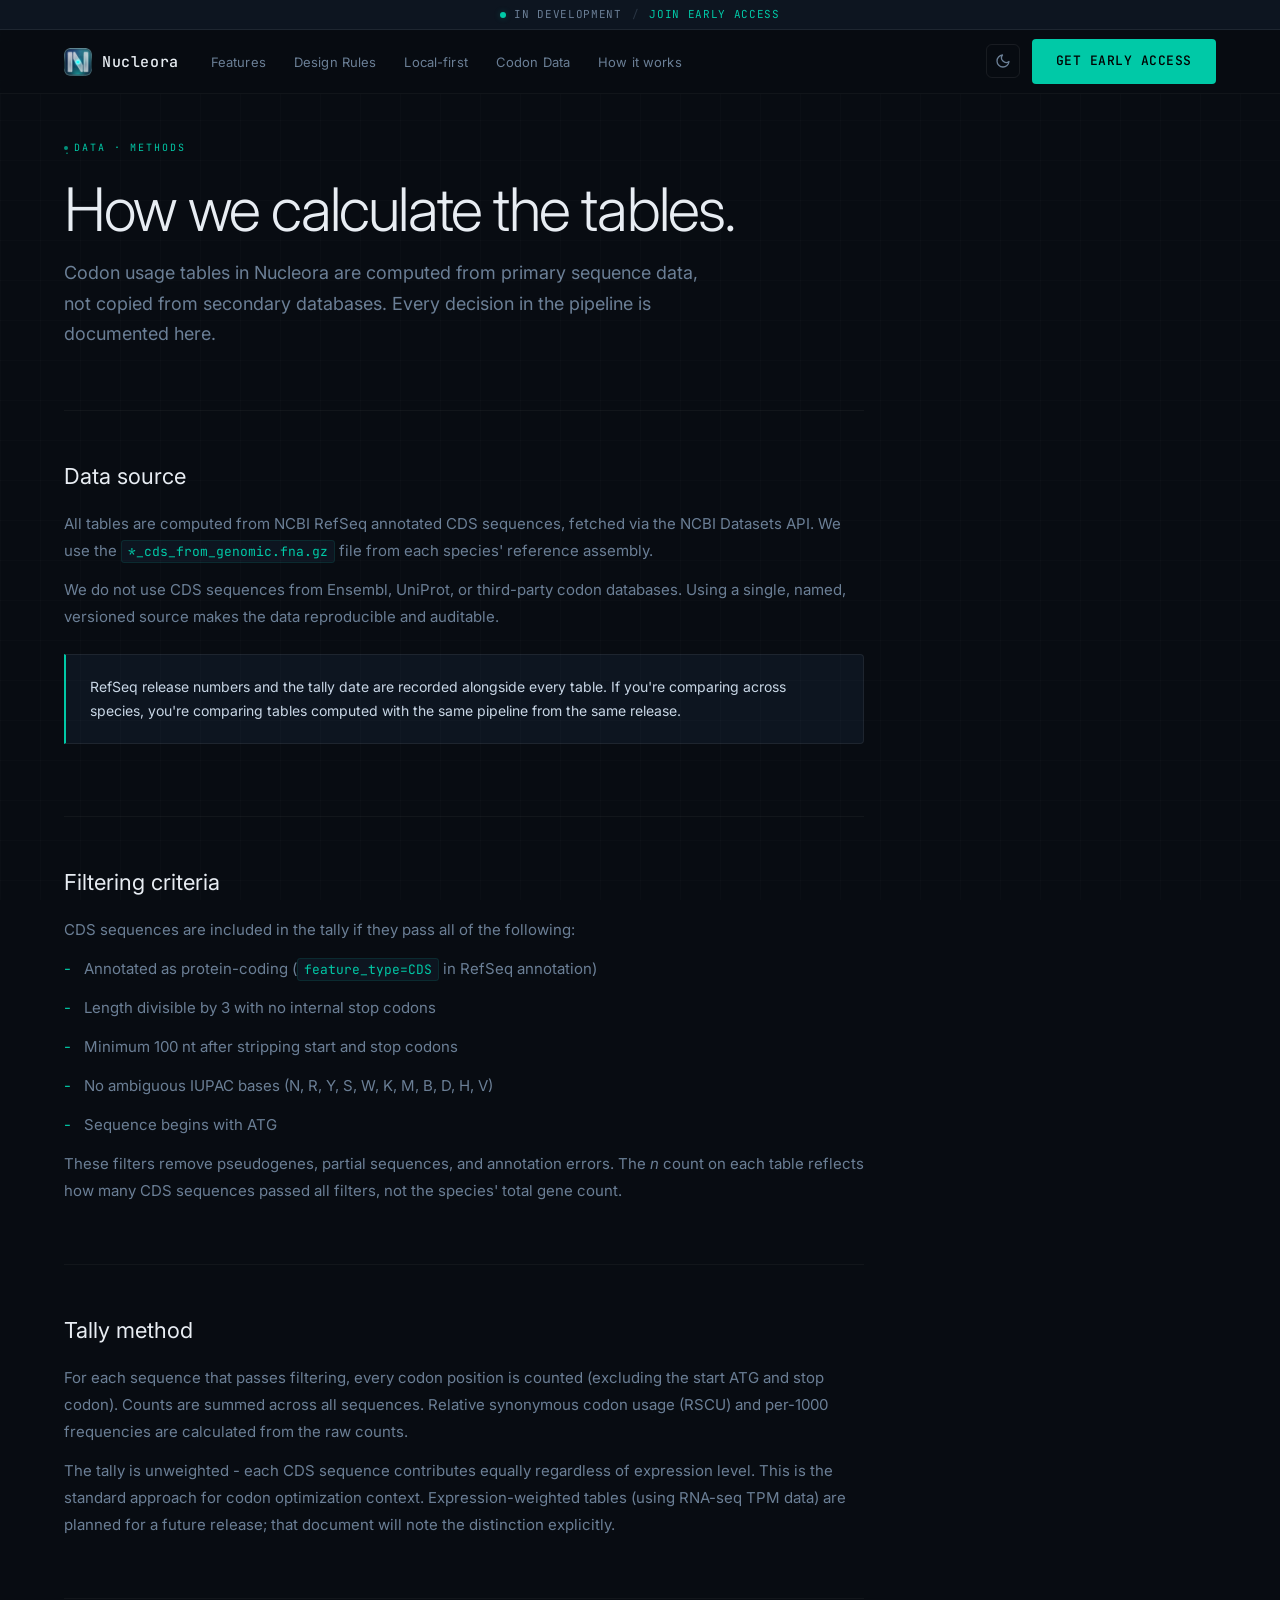
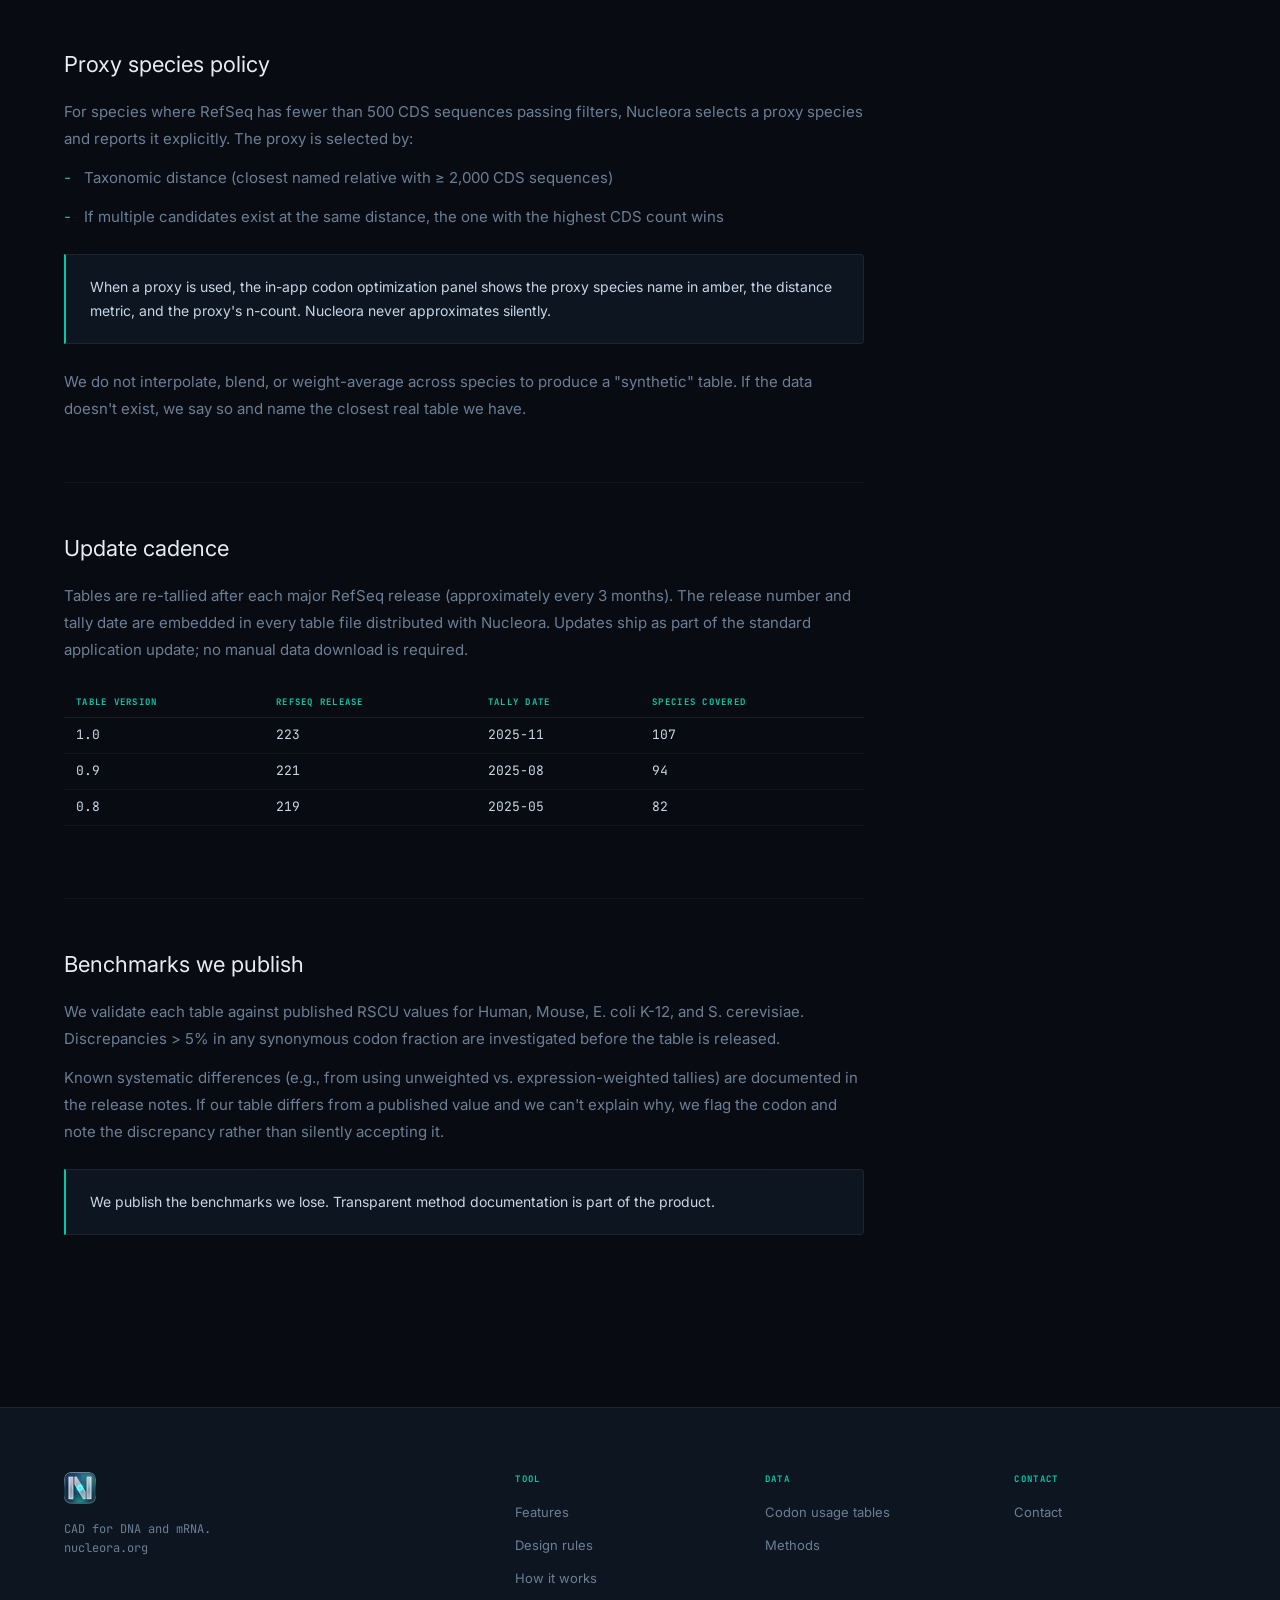
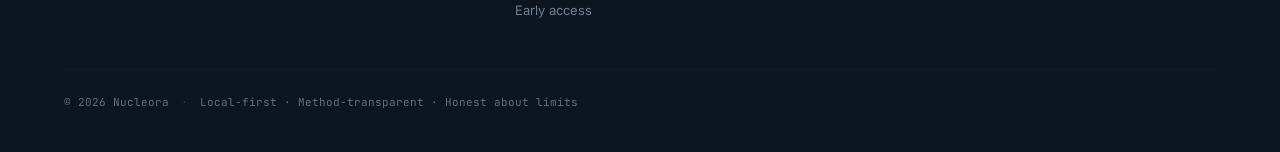
<file: codon-usage/methods.html>
<!DOCTYPE html>
<html lang="en">
<head>
  <meta charset="UTF-8">
  <meta name="viewport" content="width=device-width, initial-scale=1.0">
  <title>Codon Usage Methods - Nucleora</title>
  <meta name="robots" content="noindex, nofollow">
  <meta name="description" content="How Nucleora's codon usage tables are calculated: RefSeq source, filtering criteria, tally method, and proxy selection for species with limited data.">
  <meta name="theme-color" content="#080c12">
  <link rel="icon" href="../assets/img/favicon.ico?v=2" sizes="16x16 32x32 48x48">
  <link rel="icon" href="../assets/img/favicon.png?v=2" type="image/png" sizes="64x64">
  <link rel="apple-touch-icon" href="../assets/img/apple-touch-icon.png?v=2">
  <link rel="canonical" href="https://nucleora.org/codon-usage/methods.html">
  <link rel="stylesheet" href="../assets/css/main.css?v=4">
  <link rel="preconnect" href="https://fonts.googleapis.com">
  <link href="https://fonts.googleapis.com/css2?family=Inter:wght@300;400;500&family=JetBrains+Mono:wght@400;500&display=swap" rel="stylesheet">
  <style>
    .methods-page { padding: 140px 0 100px; }
    .methods-page h1 { font-size: clamp(36px,5vw,60px); font-weight:300; color:var(--text-bright); line-height:1.1; letter-spacing:-0.03em; margin-bottom:16px; }
    .methods-page .lead { font-size:18px; color:var(--text-dim); max-width:58ch; line-height:1.7; margin-bottom:60px; }
    .method-section { padding: 48px 0; border-top: 1px solid var(--border-dim); max-width: 800px; }
    .method-section h2 { font-size:22px; font-weight:400; color:var(--text-bright); margin-bottom:16px; }
    .method-section p, .method-section li { font-size:15px; color:var(--text-dim); line-height:1.8; margin-bottom:12px; }
    .method-section ul { padding-left: 0; }
    .method-section li { list-style: none; padding-left: 20px; position: relative; }
    .method-section li::before { content: '-'; position:absolute; left:0; color:var(--accent); }
    .method-callout {
      background: var(--bg-card);
      border: 1px solid var(--border);
      border-left: 2px solid var(--accent);
      padding: 20px 24px;
      border-radius: 0 var(--radius) var(--radius) 0;
      margin: 24px 0;
      font-size: 14px;
      color: var(--text);
      line-height: 1.7;
    }
    code { font-family: var(--ff-mono); font-size: 13px; background: var(--bg-card); padding: 2px 6px; border-radius: 3px; color: var(--accent); }
    .version-table { width: 100%; border-collapse: collapse; margin: 24px 0; font-size: 13px; font-family: var(--ff-mono); }
    .version-table th { text-align: left; font-size:9px; letter-spacing:0.14em; color:var(--accent); text-transform:uppercase; padding:8px 12px; border-bottom:1px solid var(--border); }
    .version-table td { padding:7px 12px; border-bottom:1px solid var(--border-dim); color:var(--text); }
  </style>
</head>
<body>
<div class="status-bar" role="banner">
  <span class="status-bar-inner"><span class="status-dot"></span>In development<span class="status-sep">/</span><a href="../index.html#newsletter">Join early access</a></span>
</div>
<a class="skip-link" href="#main-content">Skip to content</a>

<nav class="site-nav" id="site-nav">
  <div class="nav-inner">
    <a href="../" class="nav-logo" aria-label="Nucleora home">
      <img src="../assets/img/logo.png?v=2" alt="Nucleora" class="nav-logo-img">
      <span class="nav-logo-text">Nucleora</span>
    </a>
    <ul class="nav-links" id="navLinks">
      <li><a href="../index.html#features">Features</a></li>
      <li><a href="../index.html#drc">Design Rules</a></li>
      <li><a href="../index.html#local">Local-first</a></li>
      <li><a href="./index.html">Codon Data</a></li>
      <li><a href="../how-it-works.html">How it works</a></li>
    </ul>
    <div class="nav-right">
      <button class="theme-toggle" id="themeToggle" aria-label="Toggle light/dark mode" type="button" title="Toggle dark/light mode">
        <svg class="theme-icon theme-icon-moon" width="16" height="16" viewBox="0 0 24 24" fill="none" stroke="currentColor" stroke-width="2" stroke-linecap="round" stroke-linejoin="round"><path d="M21 12.79A9 9 0 1111.21 3a7 7 0 009.79 9.79z"/></svg>
        <svg class="theme-icon theme-icon-sun" width="16" height="16" viewBox="0 0 24 24" fill="none" stroke="currentColor" stroke-width="2" stroke-linecap="round" stroke-linejoin="round" style="display:none"><circle cx="12" cy="12" r="5"/><line x1="12" y1="1" x2="12" y2="3"/><line x1="12" y1="21" x2="12" y2="23"/><line x1="4.22" y1="4.22" x2="5.64" y2="5.64"/><line x1="18.36" y1="18.36" x2="19.78" y2="19.78"/><line x1="1" y1="12" x2="3" y2="12"/><line x1="21" y1="12" x2="23" y2="12"/><line x1="4.22" y1="19.78" x2="5.64" y2="18.36"/><line x1="18.36" y1="5.64" x2="19.78" y2="4.22"/></svg>
      </button>
      <a href="../index.html#newsletter" class="nav-cta btn-primary">Get early access</a>
    </div>
    <button class="nav-toggle" id="navToggle" aria-label="Menu" aria-expanded="false">
      <span></span><span></span><span></span>
    </button>
  </div>
</nav>

<main id="main-content">
<div class="container">
<section class="methods-page">
  <p class="section-label mono">DATA · METHODS</p>
  <h1>How we calculate the tables.</h1>
  <p class="lead">Codon usage tables in Nucleora are computed from primary sequence data, not copied from secondary databases. Every decision in the pipeline is documented here.</p>

  <div class="method-section">
    <h2>Data source</h2>
    <p>All tables are computed from NCBI RefSeq annotated CDS sequences, fetched via the NCBI Datasets API. We use the <code>*_cds_from_genomic.fna.gz</code> file from each species' reference assembly.</p>
    <p>We do not use CDS sequences from Ensembl, UniProt, or third-party codon databases. Using a single, named, versioned source makes the data reproducible and auditable.</p>
    <div class="method-callout">
      RefSeq release numbers and the tally date are recorded alongside every table. If you're comparing across species, you're comparing tables computed with the same pipeline from the same release.
    </div>
  </div>

  <div class="method-section">
    <h2>Filtering criteria</h2>
    <p>CDS sequences are included in the tally if they pass all of the following:</p>
    <ul>
      <li>Annotated as protein-coding (<code>feature_type=CDS</code> in RefSeq annotation)</li>
      <li>Length divisible by 3 with no internal stop codons</li>
      <li>Minimum 100 nt after stripping start and stop codons</li>
      <li>No ambiguous IUPAC bases (N, R, Y, S, W, K, M, B, D, H, V)</li>
      <li>Sequence begins with ATG</li>
    </ul>
    <p>These filters remove pseudogenes, partial sequences, and annotation errors. The <em>n</em> count on each table reflects how many CDS sequences passed all filters, not the species' total gene count.</p>
  </div>

  <div class="method-section">
    <h2>Tally method</h2>
    <p>For each sequence that passes filtering, every codon position is counted (excluding the start ATG and stop codon). Counts are summed across all sequences. Relative synonymous codon usage (RSCU) and per-1000 frequencies are calculated from the raw counts.</p>
    <p>The tally is unweighted - each CDS sequence contributes equally regardless of expression level. This is the standard approach for codon optimization context. Expression-weighted tables (using RNA-seq TPM data) are planned for a future release; that document will note the distinction explicitly.</p>
  </div>

  <div class="method-section">
    <h2>Proxy species policy</h2>
    <p>For species where RefSeq has fewer than 500 CDS sequences passing filters, Nucleora selects a proxy species and reports it explicitly. The proxy is selected by:</p>
    <ul>
      <li>Taxonomic distance (closest named relative with ≥ 2,000 CDS sequences)</li>
      <li>If multiple candidates exist at the same distance, the one with the highest CDS count wins</li>
    </ul>
    <div class="method-callout">
      When a proxy is used, the in-app codon optimization panel shows the proxy species name in amber, the distance metric, and the proxy's n-count. Nucleora never approximates silently.
    </div>
    <p>We do not interpolate, blend, or weight-average across species to produce a "synthetic" table. If the data doesn't exist, we say so and name the closest real table we have.</p>
  </div>

  <div class="method-section">
    <h2>Update cadence</h2>
    <p>Tables are re-tallied after each major RefSeq release (approximately every 3 months). The release number and tally date are embedded in every table file distributed with Nucleora. Updates ship as part of the standard application update; no manual data download is required.</p>
    <table class="version-table">
      <thead><tr><th>Table version</th><th>RefSeq release</th><th>Tally date</th><th>Species covered</th></tr></thead>
      <tbody>
        <tr><td>1.0</td><td>223</td><td>2025-11</td><td>107</td></tr>
        <tr><td>0.9</td><td>221</td><td>2025-08</td><td>94</td></tr>
        <tr><td>0.8</td><td>219</td><td>2025-05</td><td>82</td></tr>
      </tbody>
    </table>
  </div>

  <div class="method-section">
    <h2>Benchmarks we publish</h2>
    <p>We validate each table against published RSCU values for Human, Mouse, E. coli K-12, and S. cerevisiae. Discrepancies &gt; 5% in any synonymous codon fraction are investigated before the table is released.</p>
    <p>Known systematic differences (e.g., from using unweighted vs. expression-weighted tallies) are documented in the release notes. If our table differs from a published value and we can't explain why, we flag the codon and note the discrepancy rather than silently accepting it.</p>
    <div class="method-callout">
      We publish the benchmarks we lose. Transparent method documentation is part of the product.
    </div>
  </div>
</section>
</div>
</main>

<footer class="site-footer">
  <div class="container">
    <div class="footer-grid">
      <div class="footer-brand">
        <img src="../assets/img/logo.png?v=2" alt="Nucleora" class="footer-logo" loading="lazy">
        <p class="mono">CAD for DNA and mRNA.<br>nucleora.org</p>
      </div>
      <div class="footer-links">
        <h4 class="mono">Tool</h4>
        <a href="../index.html#features">Features</a>
        <a href="../index.html#drc">Design rules</a>
        <a href="../how-it-works.html">How it works</a>
        <a href="../index.html#newsletter">Early access</a>
      </div>
      <div class="footer-links">
        <h4 class="mono">Data</h4>
        <a href="./index.html">Codon usage tables</a>
        <a href="./methods.html" aria-current="page">Methods</a>
      </div>
      <div class="footer-links">
        <h4 class="mono">Contact</h4>
        <a href="../contact.html">Contact</a>
      </div>
    </div>
    <div class="footer-bottom mono">
      <span>© 2026 Nucleora</span>
      <span class="sep">·</span>
      <span>Local-first · Method-transparent · Honest about limits</span>
    </div>
  </div>
</footer>

<script src="../assets/js/main.js"></script>
</body>
</html>
</file>
<file: assets/css/main.css>
/* ============================================================
   NUCLEORA — Main Stylesheet
   Design philosophy: Instrument Grammar
   Near-black ground · Phosphor teal accent · Amber for errors
   Hairline typography · Monospace for data
   ============================================================ */

:root {
  --bg:           #080c12;
  --bg-card:      #0d1520;
  --bg-card-2:    #111a27;
  --border:       rgba(255,255,255,0.07);
  --border-dim:   rgba(255,255,255,0.04);
  --accent:       #00c9a7;
  --accent-dim:   rgba(0,201,167,0.12);
  --accent-glow:  rgba(0,201,167,0.25);
  --amber:        #f59e0b;
  --amber-dim:    rgba(245,158,11,0.15);
  --text:         #c8d6e5;
  --text-dim:     #6b7f96;
  --text-bright:  #e8edf3;
  --white:        #ffffff;

  --ff-sans:  'Inter', -apple-system, BlinkMacSystemFont, sans-serif;
  --ff-mono:  'JetBrains Mono', 'Fira Code', 'Cascadia Code', monospace;

  --nav-h:   64px;
  --status-h: 30px;
  --radius:  4px;
  --radius-lg: 8px;

  --ease-out: cubic-bezier(0.16, 1, 0.3, 1);
}

/* RESET */
*, *::before, *::after { box-sizing: border-box; margin: 0; padding: 0; }
html {
  scroll-behavior: smooth;
  font-size: 16px;
  scroll-padding-top: calc(var(--nav-h) + var(--status-h) + 16px);
  -webkit-text-size-adjust: 100%;
  text-size-adjust: 100%;
}
body {
  background: var(--bg);
  color: var(--text);
  font-family: var(--ff-sans);
  font-weight: 400;
  line-height: 1.6;
  -webkit-font-smoothing: antialiased;
  text-rendering: optimizeLegibility;
  overflow-x: clip; /* clip prevents horizontal scroll without creating a body scroll container */
}
img, video { display: block; max-width: 100%; }
a { color: var(--accent); text-decoration: none; }
a:hover { color: var(--white); }
ul { list-style: none; }

/* GRID OVERLAY (subtle instrument feel) */
body::before {
  content: '';
  position: fixed;
  inset: 0;
  background-image:
    linear-gradient(rgba(255,255,255,0.015) 1px, transparent 1px),
    linear-gradient(90deg, rgba(255,255,255,0.015) 1px, transparent 1px);
  background-size: 40px 40px;
  pointer-events: none;
  z-index: 0;
}

/* SKIP LINK */
.skip-link {
  position: fixed;
  top: -100px;
  left: 16px;
  z-index: 9999;
  background: var(--accent);
  color: #000;
  font-family: var(--ff-mono);
  font-size: 12px;
  font-weight: 500;
  letter-spacing: 0.06em;
  padding: 8px 16px;
  border-radius: var(--radius);
  text-decoration: none;
  transition: top 0.15s;
}
.skip-link:focus { top: 16px; }

/* UTILITY */
.mono { font-family: var(--ff-mono); }
.center { text-align: center; }
.container { width: 100%; max-width: 1200px; margin: 0 auto; padding: 0 24px; }
.section-pad { padding: 120px 0; }
.section-pad-sm { padding: 80px 0; }

.section-label {
  font-size: 10px;
  letter-spacing: 0.2em;
  color: var(--accent);
  text-transform: uppercase;
  margin-bottom: 20px;
}

.section-heading {
  font-size: clamp(28px, 4vw, 44px);
  font-weight: 300;
  color: var(--text-bright);
  line-height: 1.15;
  letter-spacing: -0.02em;
  margin-bottom: 20px;
}

.section-sub {
  font-size: 17px;
  color: var(--text-dim);
  max-width: 560px;
  margin: 0 auto 48px;
  line-height: 1.7;
}

/* BUTTONS */
.btn-primary {
  display: inline-flex; align-items: center; gap: 8px;
  background: var(--accent);
  color: #000;
  font-family: var(--ff-mono);
  font-size: 13px;
  font-weight: 500;
  letter-spacing: 0.04em;
  padding: 12px 24px;
  border-radius: var(--radius);
  border: none;
  cursor: pointer;
  transition: background 0.15s, transform 0.15s;
  text-transform: uppercase;
}
.btn-primary:hover { background: #00e5be; color: #000; transform: translateY(-1px); }
.btn-primary.btn-lg { padding: 15px 32px; font-size: 14px; }

.btn-ghost {
  display: inline-flex; align-items: center; gap: 8px;
  background: transparent;
  color: var(--text);
  font-family: var(--ff-mono);
  font-size: 13px;
  letter-spacing: 0.04em;
  padding: 12px 24px;
  border-radius: var(--radius);
  border: 1px solid var(--border);
  cursor: pointer;
  transition: border-color 0.15s, color 0.15s;
  text-transform: uppercase;
}
.btn-ghost:hover { border-color: var(--accent); color: var(--accent); }
.btn-ghost.btn-lg { padding: 15px 32px; font-size: 14px; }

.btn-outline {
  display: inline-block;
  color: var(--accent);
  font-family: var(--ff-mono);
  font-size: 13px;
  letter-spacing: 0.04em;
  padding: 10px 20px;
  border: 1px solid var(--accent);
  border-radius: var(--radius);
  transition: background 0.15s, color 0.15s;
  text-transform: uppercase;
}
.btn-outline:hover { background: var(--accent-dim); color: var(--accent); }

/* ============================================================
   NAV
   ============================================================ */
.site-nav {
  position: fixed;
  top: var(--status-h); left: 0; right: 0;
  height: var(--nav-h);
  z-index: 1000;
  background: rgba(8, 12, 18, 0.85);
  backdrop-filter: blur(16px);
  -webkit-backdrop-filter: blur(16px);
  border-bottom: 1px solid var(--border-dim);
  transition: background 0.2s;
}
.site-nav.scrolled { border-bottom-color: var(--border); }

.nav-inner {
  max-width: 1200px;
  margin: 0 auto;
  padding: 0 24px;
  height: 100%;
  display: flex;
  align-items: center;
  gap: 32px;
}

.nav-logo {
  display: flex; align-items: center; gap: 10px;
  text-decoration: none;
  flex-shrink: 0;
}
.nav-logo-img { width: 28px; height: 28px; object-fit: contain; border-radius: 22%; }
.nav-logo-text {
  font-family: var(--ff-mono);
  font-size: 15px;
  font-weight: 500;
  color: var(--text-bright);
  letter-spacing: 0.04em;
}

.nav-links {
  display: flex;
  gap: 28px;
  margin-right: auto;
}
.nav-links a {
  font-size: 13px;
  color: var(--text-dim);
  letter-spacing: 0.01em;
  transition: color 0.15s;
}
.nav-links a:hover { color: var(--text-bright); }
.nav-links a[aria-current="page"] { color: var(--accent); }

.nav-cta { flex-shrink: 0; }

.nav-toggle {
  display: none;
  flex-direction: column;
  gap: 5px;
  background: none;
  border: none;
  cursor: pointer;
  padding: 4px;
  margin-left: auto;
}
.nav-toggle span {
  display: block;
  width: 22px;
  height: 1px;
  background: var(--text);
  transition: transform 0.2s;
}

/* ============================================================
   HERO
   ============================================================ */
.hero {
  position: relative;
  min-height: 100svh;
  display: flex;
  align-items: center;
  overflow: hidden;
}

.hero-video-wrap {
  position: absolute;
  inset: 0;
  z-index: 0;
}
.hero-video {
  width: 100%; height: 100%;
  object-fit: cover;
  opacity: 0.35;
}
.hero-video-fade {
  position: absolute;
  inset: 0;
  background: linear-gradient(
    to bottom,
    rgba(8,12,18,0.2) 0%,
    rgba(8,12,18,0.3) 50%,
    rgba(8,12,18,0.95) 100%
  );
}

.hero-content {
  position: relative;
  z-index: 1;
  max-width: 1200px;
  margin: 0 auto;
  padding: 0 24px;
  padding-top: calc(var(--nav-h) + var(--status-h));
}

.hero-overline {
  font-size: 10px;
  letter-spacing: 0.18em;
  text-transform: uppercase;
  color: var(--accent);
  margin-bottom: 24px;
}

.hero-headline {
  font-size: clamp(44px, 7vw, 88px);
  font-weight: 300;
  color: var(--white);
  line-height: 1.06;
  letter-spacing: -0.03em;
  margin-bottom: 24px;
  max-width: 14ch;
}

.hero-sub {
  font-size: clamp(18px, 2.5vw, 22px);
  font-weight: 300;
  color: var(--text);
  max-width: 50ch;
  margin-bottom: 40px;
  line-height: 1.5;
}

.hero-actions {
  display: flex;
  gap: 16px;
  flex-wrap: wrap;
  margin-bottom: 48px;
}

.hero-meta {
  display: flex;
  gap: 16px;
  font-size: 11px;
  letter-spacing: 0.08em;
  color: var(--text-dim);
  flex-wrap: wrap;
}
.hero-meta .sep { color: var(--border); }

.hero-scroll-hint {
  position: absolute;
  bottom: 40px;
  right: 40px;
  display: flex;
  flex-direction: column;
  align-items: center;
  gap: 8px;
  color: var(--text-dim);
  font-size: 9px;
  letter-spacing: 0.2em;
  text-transform: uppercase;
  z-index: 1;
}

/* ============================================================
   MODAL
   ============================================================ */
.modal {
  position: fixed;
  inset: 0;
  z-index: 2000;
  display: flex;
  align-items: center;
  justify-content: center;
}
.modal[hidden] { display: none; }

.modal-backdrop {
  position: absolute;
  inset: 0;
  background: rgba(0,0,0,0.85);
  cursor: pointer;
}

.modal-content {
  position: relative;
  z-index: 1;
  width: 90vw;
  max-width: 1000px;
  border-radius: var(--radius-lg);
  overflow: hidden;
  background: #000;
}

.modal-close {
  position: absolute;
  top: 12px; right: 16px;
  z-index: 2;
  background: rgba(0,0,0,0.6);
  border: 1px solid var(--border);
  color: var(--text);
  width: 32px; height: 32px;
  border-radius: 50%;
  font-size: 18px;
  cursor: pointer;
  display: flex; align-items: center; justify-content: center;
  transition: background 0.15s;
}
.modal-close:hover { background: rgba(255,255,255,0.1); }

.modal-video { width: 100%; aspect-ratio: 16/9; }

/* ============================================================
   THESIS
   ============================================================ */
.thesis { background: var(--bg); }

.thesis-grid {
  display: grid;
  grid-template-columns: 1fr 60px 1fr;
  gap: 0 40px;
  align-items: start;
}

.thesis-heading {
  font-size: clamp(24px, 3.5vw, 40px);
  font-weight: 300;
  color: var(--text-bright);
  line-height: 1.2;
  letter-spacing: -0.02em;
  margin-bottom: 24px;
}

.thesis-body {
  color: var(--text-dim);
  line-height: 1.75;
  margin-bottom: 16px;
}
.thesis-body.large-text {
  font-size: 18px;
  color: var(--text);
  font-style: italic;
}

.thesis-divider-col { display: flex; justify-content: center; }
.thesis-rule {
  width: 1px;
  height: 100%;
  min-height: 200px;
  background: linear-gradient(to bottom, transparent, var(--border) 30%, var(--border) 70%, transparent);
}

.paradigm-shift { padding-top: 8px; }
.paradigm-row {
  display: flex;
  gap: 16px;
  align-items: flex-start;
  padding: 20px;
  border-radius: var(--radius);
  margin-bottom: 12px;
}
.paradigm-row.from { background: var(--bg-card); border: 1px solid var(--border); }
.paradigm-row.to { background: var(--accent-dim); border: 1px solid rgba(0,201,167,0.2); }
.paradigm-row p { color: var(--text); font-size: 15px; line-height: 1.5; margin: 0; }
.paradigm-label {
  font-size: 9px;
  letter-spacing: 0.15em;
  color: var(--text-dim);
  padding-top: 3px;
  flex-shrink: 0;
}
.paradigm-row.to .paradigm-label { color: var(--accent); }
.paradigm-arrow {
  text-align: center;
  color: var(--accent);
  font-size: 20px;
  margin: 4px 0;
}

/* ============================================================
   SHOWCASE
   ============================================================ */
.showcase { background: var(--bg); overflow: hidden; }

.showcase-scroll-wrap {
  margin-top: 48px;
  position: relative;
}

.showcase-track {
  display: flex;
  transition: transform 0.5s var(--ease-out);
}

.showcase-slide {
  min-width: 100%;
  padding: 0 24px;
  opacity: 0;
  transition: opacity 0.4s;
}
.showcase-slide.active { opacity: 1; }

.showcase-screen {
  max-width: 1100px;
  margin: 0 auto;
  border-radius: var(--radius-lg);
  overflow: hidden;
  border: 1px solid var(--border);
  background: var(--bg-card);
  box-shadow: 0 24px 80px rgba(0,0,0,0.6), 0 0 0 1px rgba(255,255,255,0.04);
}

.showcase-screen img {
  width: 100%;
  height: auto;
  display: block;
}

.showcase-caption {
  text-align: center;
  font-size: 10px;
  letter-spacing: 0.12em;
  color: var(--text-dim);
  margin-top: 20px;
  text-transform: uppercase;
}

.showcase-nav {
  display: flex;
  justify-content: center;
  gap: 12px;
  margin-top: 32px;
}

.showcase-dot {
  width: 6px; height: 6px;
  border-radius: 50%;
  background: var(--border);
  border: none;
  cursor: pointer;
  transition: background 0.2s, transform 0.2s;
}
.showcase-dot.active { background: var(--accent); transform: scale(1.4); }

/* Showcase controls wrap */
.showcase-controls {
  display: flex;
  align-items: center;
  justify-content: center;
  gap: 20px;
  margin-top: 32px;
}

.showcase-arrow {
  width: 36px; height: 36px;
  border-radius: 50%;
  background: var(--bg-card);
  border: 1px solid var(--border);
  color: var(--text-dim);
  cursor: pointer;
  display: flex; align-items: center; justify-content: center;
  transition: border-color 0.15s, color 0.15s, background 0.15s;
  flex-shrink: 0;
}
.showcase-arrow:hover { border-color: var(--accent); color: var(--accent); background: var(--accent-dim); }

.showcase-nav { margin-top: 0; }

/* ============================================================
   FEATURES / PILLARS
   ============================================================ */
.features { background: var(--bg); }

.pillars-grid {
  display: grid;
  grid-template-columns: repeat(5, 1fr);
  gap: 1px;
  background: var(--border);
  border: 1px solid var(--border);
  border-radius: var(--radius-lg);
  overflow: hidden;
  margin-top: 60px;
}

.pillar {
  background: var(--bg-card);
  padding: 36px 28px;
  transition: background 0.2s;
}
.pillar:hover { background: var(--bg-card-2); }

.pillar-num {
  font-size: 11px;
  letter-spacing: 0.1em;
  color: var(--accent);
  margin-bottom: 16px;
}

.pillar-title {
  font-size: 20px;
  font-weight: 400;
  color: var(--text-bright);
  margin-bottom: 4px;
}

.pillar-sub {
  font-size: 10px;
  letter-spacing: 0.1em;
  color: var(--text-dim);
  text-transform: uppercase;
  margin-bottom: 20px;
}

.pillar-desc {
  font-size: 14px;
  color: var(--text-dim);
  line-height: 1.7;
  margin-bottom: 20px;
}

.pillar-bullets {
  font-size: 10px;
  letter-spacing: 0.05em;
  color: var(--text-dim);
}
.pillar-bullets li {
  padding: 4px 0;
  border-top: 1px solid var(--border-dim);
}
.pillar-bullets li::before { content: '— '; color: var(--accent); }

/* ============================================================
   DRC SECTION
   ============================================================ */
.drc-section {
  background: linear-gradient(135deg, var(--bg) 0%, #0a0f18 100%);
}

.drc-grid {
  display: grid;
  grid-template-columns: 1fr 1fr;
  gap: 80px;
  align-items: center;
}

.drc-heading {
  font-size: clamp(32px, 5vw, 56px);
  font-weight: 300;
  color: var(--text-bright);
  line-height: 1.1;
  letter-spacing: -0.03em;
  margin-bottom: 24px;
}

.drc-body {
  font-size: 16px;
  color: var(--text-dim);
  line-height: 1.75;
  margin-bottom: 20px;
}

.drc-stats {
  display: flex;
  gap: 0;
  margin-top: 48px;
  border: 1px solid var(--border);
  border-radius: var(--radius);
  overflow: hidden;
}

.stat {
  flex: 1;
  padding: 24px 20px;
  display: flex;
  flex-direction: column;
  gap: 6px;
  background: var(--bg-card);
}
.stat-num {
  font-size: 32px;
  color: var(--accent);
  line-height: 1;
}
.stat-label {
  font-size: 9px;
  letter-spacing: 0.12em;
  color: var(--text-dim);
  text-transform: uppercase;
}
.stat-div { width: 1px; background: var(--border); flex-shrink: 0; }

/* DRC Terminal */
.drc-terminal {
  background: var(--bg-card);
  border: 1px solid var(--border);
  border-radius: var(--radius-lg);
  overflow: hidden;
  font-family: var(--ff-mono);
  box-shadow: 0 24px 80px rgba(0,0,0,0.5);
}

.drc-terminal-bar {
  background: var(--bg-card-2);
  border-bottom: 1px solid var(--border);
  padding: 10px 20px;
  font-size: 9px;
  letter-spacing: 0.12em;
  color: var(--text-dim);
  text-transform: uppercase;
}

.drc-terminal-body { padding: 16px; }

.drc-rule {
  display: flex;
  align-items: center;
  gap: 12px;
  padding: 10px 12px;
  border-radius: var(--radius);
  margin-bottom: 4px;
  border: 1px solid transparent;
}
.drc-rule.pass { border-color: var(--border-dim); }
.drc-rule.fail {
  border-color: rgba(245,158,11,0.3);
  background: var(--amber-dim);
}

.drc-id { font-size: 10px; color: var(--text-dim); flex-shrink: 0; width: 60px; }
.drc-name { font-size: 12px; color: var(--text); flex: 1; }

.drc-badge {
  font-size: 9px;
  letter-spacing: 0.12em;
  padding: 2px 8px;
  border-radius: 2px;
  flex-shrink: 0;
}
.drc-badge.pass { color: var(--accent); border: 1px solid rgba(0,201,167,0.3); }
.drc-badge.fail { color: var(--amber); border: 1px solid rgba(245,158,11,0.4); }

.drc-rule-detail {
  padding: 16px;
  background: rgba(245,158,11,0.06);
  border-left: 2px solid var(--amber);
  margin: 4px 0 8px;
  border-radius: 0 var(--radius) var(--radius) 0;
}
.drc-rule-detail p {
  font-size: 11px;
  color: var(--text-dim);
  line-height: 1.6;
  margin-bottom: 10px;
}
.drc-fix {
  display: flex;
  flex-direction: column;
  gap: 4px;
}
.fix-label {
  font-size: 9px;
  letter-spacing: 0.12em;
  color: var(--accent);
}
.fix-val { font-size: 11px; color: var(--text); }

/* ============================================================
   LOCAL-FIRST
   ============================================================ */
.local-section { background: var(--bg); }

.local-grid {
  display: grid;
  grid-template-columns: repeat(4, 1fr);
  gap: 1px;
  background: var(--border);
  border: 1px solid var(--border);
  border-radius: var(--radius-lg);
  overflow: hidden;
  margin-top: 48px;
}

.local-card {
  background: var(--bg-card);
  padding: 36px 28px;
  transition: background 0.2s;
}
.local-card:hover { background: var(--bg-card-2); }

.local-icon {
  width: 40px; height: 40px;
  margin-bottom: 20px;
  color: var(--accent);
  opacity: 0.8;
}
.local-icon svg { width: 100%; height: 100%; }

.local-card h3 {
  font-size: 17px;
  font-weight: 400;
  color: var(--text-bright);
  margin-bottom: 12px;
}

.local-card p {
  font-size: 12px;
  color: var(--text-dim);
  line-height: 1.7;
  letter-spacing: 0.01em;
}

/* ============================================================
   AUDIENCE
   ============================================================ */
.audience-section { background: var(--bg); }

.audience-tabs {
  display: flex;
  gap: 0;
  border: 1px solid var(--border);
  border-radius: var(--radius);
  overflow: hidden;
  margin: 32px auto 0;
  max-width: 700px;
  flex-wrap: wrap;
}

.audience-tab {
  flex: 1;
  background: var(--bg-card);
  border: none;
  border-right: 1px solid var(--border);
  color: var(--text-dim);
  font-family: var(--ff-mono);
  font-size: 11px;
  letter-spacing: 0.08em;
  padding: 12px 8px;
  cursor: pointer;
  transition: background 0.15s, color 0.15s;
  text-align: center;
}
.audience-tab:last-child { border-right: none; }
.audience-tab.active, .audience-tab:hover { background: var(--accent-dim); color: var(--accent); }

.audience-panels { margin-top: 32px; }
.audience-panel { display: none; }
.audience-panel.active { display: block; }

.audience-quote {
  font-size: 18px;
  font-weight: 300;
  color: var(--text);
  line-height: 1.7;
  max-width: 760px;
  margin: 0 auto;
  text-align: center;
  font-style: italic;
  padding: 32px 24px;
  border: 1px solid var(--border);
  border-radius: var(--radius-lg);
  background: var(--bg-card);
}

/* ============================================================
   CODON DATA
   ============================================================ */
.codon-section { background: var(--bg); }
.codon-section .section-heading { max-width: 600px; }

.species-strip {
  display: flex;
  flex-wrap: wrap;
  gap: 8px;
  margin-top: 32px;
  font-size: 11px;
  letter-spacing: 0.06em;
  color: var(--text-dim);
}
.species-strip span {
  padding: 4px 12px;
  border: 1px solid var(--border-dim);
  border-radius: 2px;
  background: var(--bg-card);
}
.species-strip span:last-child { color: var(--accent); border-color: rgba(0,201,167,0.2); }

/* ============================================================
   DOWNLOAD
   ============================================================ */
.download-section {
  background: linear-gradient(180deg, var(--bg) 0%, #0a0f1a 100%);
  border-top: 1px solid var(--border);
}

.download-inner { max-width: 680px; margin: 0 auto; }

.download-heading {
  font-size: clamp(28px, 4vw, 48px);
  font-weight: 300;
  color: var(--text-bright);
  line-height: 1.15;
  letter-spacing: -0.02em;
  margin-bottom: 16px;
}

.download-sub {
  font-size: 12px;
  letter-spacing: 0.06em;
  color: var(--text-dim);
  margin-bottom: 40px;
}

.download-buttons {
  display: flex;
  gap: 16px;
  justify-content: center;
  flex-wrap: wrap;
  margin-bottom: 40px;
}

.btn-platform { gap: 10px; }

.download-disclaimer {
  font-size: 10px;
  letter-spacing: 0.03em;
  color: var(--text-dim);
  line-height: 1.6;
  max-width: 560px;
  margin: 0 auto;
  opacity: 0.6;
}

/* ============================================================
   FOOTER
   ============================================================ */
.site-footer {
  background: var(--bg-card);
  border-top: 1px solid var(--border);
  padding: 64px 0 40px;
}

.footer-grid {
  display: grid;
  grid-template-columns: 2fr 1fr 1fr 1fr;
  gap: 48px;
  margin-bottom: 48px;
}

.footer-brand { display: flex; flex-direction: column; gap: 16px; }
.footer-logo { width: 32px; height: 32px; object-fit: contain; border-radius: 22%; }
.footer-brand p { font-size: 12px; color: var(--text-dim); line-height: 1.6; }

.footer-links { display: flex; flex-direction: column; gap: 12px; }
.footer-links h4 {
  font-size: 9px;
  letter-spacing: 0.15em;
  color: var(--accent);
  text-transform: uppercase;
  margin-bottom: 4px;
}
.footer-links a { font-size: 13px; color: var(--text-dim); transition: color 0.15s; }
.footer-links a:hover { color: var(--text-bright); }

.footer-bottom {
  display: flex;
  gap: 12px;
  align-items: center;
  font-size: 11px;
  color: var(--text-dim);
  border-top: 1px solid var(--border-dim);
  padding-top: 24px;
  opacity: 0.6;
}
.footer-bottom .sep { opacity: 0.4; }

/* ============================================================
   RESPONSIVE
   ============================================================ */
@media (max-width: 1024px) {
  .pillars-grid { grid-template-columns: repeat(3, 1fr); }
  .thesis-grid { grid-template-columns: 1fr; gap: 48px; }
  .thesis-divider-col { display: none; }
  .drc-grid { grid-template-columns: 1fr; gap: 48px; }
  .local-grid { grid-template-columns: repeat(2, 1fr); }
  .footer-grid { grid-template-columns: 1fr 1fr; gap: 32px; }
}

@media (max-width: 768px) {
  .pillars-grid { grid-template-columns: 1fr; }
  .local-grid { grid-template-columns: 1fr; }
  .nav-links { display: none; }
  .nav-cta { display: none; }
  .nav-toggle { display: flex; }
  .hero-headline { font-size: clamp(36px, 10vw, 56px); }
  .hero-actions { flex-direction: column; }
  .drc-stats { flex-direction: column; }
  .stat-div { height: 1px; width: 100%; }
  .audience-tab { flex: 1 0 40%; }
  .footer-grid { grid-template-columns: 1fr; }
  .download-buttons { flex-direction: column; align-items: center; }
  .section-pad { padding: 80px 0; }
}

/* ============================================================
   ANIMATIONS
   ============================================================ */
@keyframes fadeUp {
  from { opacity: 0; transform: translateY(20px); }
  to   { opacity: 1; transform: translateY(0); }
}

@keyframes bounceY {
  0%, 100% { transform: translateY(0); }
  50% { transform: translateY(6px); }
}

@keyframes blink {
  0%, 100% { opacity: 1; } 50% { opacity: 0; }
}

@keyframes countUp {
  from { opacity: 0; transform: translateY(10px); }
  to   { opacity: 1; transform: none; }
}

.animate-in {
  animation: fadeUp 0.6s var(--ease-out) both;
}

[data-reveal] {
  opacity: 0;
  transform: translateY(16px);
  transition: opacity 0.6s var(--ease-out), transform 0.6s var(--ease-out);
}
[data-reveal].visible {
  opacity: 1;
  transform: none;
}

/* ============================================================
   FOCUS VISIBLE — proper keyboard accessibility
   ============================================================ */
:focus { outline: none; }
:focus-visible {
  outline: 2px solid var(--accent);
  outline-offset: 2px;
  border-radius: 2px;
}

/* Selection colour */
::selection { background: rgba(0,201,167,0.25); color: var(--text-bright); }

/* ============================================================
   CUSTOM SCROLLBAR
   ============================================================ */
::-webkit-scrollbar { width: 6px; height: 6px; }
::-webkit-scrollbar-track { background: var(--bg); }
::-webkit-scrollbar-thumb { background: rgba(255,255,255,0.1); border-radius: 3px; }
::-webkit-scrollbar-thumb:hover { background: rgba(255,255,255,0.18); }

/* ============================================================
   SCROLL PROGRESS BAR
   ============================================================ */
.scroll-progress {
  position: fixed;
  top: 0; left: 0;
  height: 2px;
  background: var(--accent);
  z-index: 2001;
  width: 0%;
  box-shadow: 0 0 10px var(--accent-glow);
  pointer-events: none;
}

/* ============================================================
   BACK TO TOP
   ============================================================ */
.back-to-top {
  position: fixed;
  bottom: 32px; right: 32px;
  z-index: 500;
  width: 40px; height: 40px;
  border-radius: 50%;
  background: var(--bg-card);
  border: 1px solid var(--border);
  color: var(--text-dim);
  cursor: pointer;
  display: flex; align-items: center; justify-content: center;
  opacity: 0;
  pointer-events: none;
  transform: translateY(12px);
  transition: opacity 0.25s, transform 0.25s, border-color 0.15s, color 0.15s, box-shadow 0.15s;
}
.back-to-top.visible {
  opacity: 1;
  pointer-events: auto;
  transform: none;
}
.back-to-top:hover { border-color: var(--accent); color: var(--accent); box-shadow: 0 0 16px var(--accent-glow); }

/* ============================================================
   SCROLL HINT ANIMATION
   ============================================================ */
.hero-scroll-hint { animation: bounceY 2.4s ease-in-out infinite; }

/* ============================================================
   NAV LINK UNDERLINE ANIMATION
   ============================================================ */
.nav-links a { position: relative; }
.nav-links a::after {
  content: '';
  position: absolute;
  bottom: -2px; left: 0;
  width: 0; height: 1px;
  background: var(--accent);
  transition: width 0.2s var(--ease-out);
}
.nav-links a:hover::after,
.nav-links a[aria-current="page"]::after { width: 100%; }

/* ============================================================
   BUTTON ENHANCEMENTS
   ============================================================ */
.btn-primary:active { transform: scale(0.97) translateY(0); }
.btn-ghost:active   { transform: scale(0.97); }
.btn-outline:active { transform: scale(0.97); }
.btn-primary.btn-lg:hover { box-shadow: 0 8px 32px var(--accent-glow); }

/* Touch targets */
a, button { -webkit-tap-highlight-color: rgba(0,201,167,0.08); }
.nav-toggle { min-height: 44px; min-width: 44px; justify-content: center; }

/* ============================================================
   SHOWCASE COUNTER + SLIDE LABEL
   ============================================================ */
.showcase-counter {
  font-family: var(--ff-mono);
  font-size: 10px;
  letter-spacing: 0.08em;
  color: var(--text-dim);
  min-width: 36px;
  text-align: center;
}

.showcase-slide-label {
  text-align: center;
  font-family: var(--ff-mono);
  font-size: 11px;
  letter-spacing: 0.12em;
  color: var(--accent);
  margin-top: 16px;
  text-transform: uppercase;
  height: 16px;
}

/* ============================================================
   SECTION LABEL DOT
   ============================================================ */
.section-label::before {
  content: '';
  display: inline-block;
  width: 4px; height: 4px;
  border-radius: 50%;
  background: var(--accent);
  margin-right: 8px;
  vertical-align: middle;
  opacity: 0.7;
}

/* ============================================================
   LOCAL CARD ACCENT BORDER ON HOVER
   ============================================================ */
.local-card { position: relative; overflow: hidden; }
.local-card::before {
  content: '';
  position: absolute;
  top: 0; left: 0;
  width: 2px; height: 0;
  background: var(--accent);
  transition: height 0.25s var(--ease-out);
}
.local-card:hover::before { height: 100%; }
.local-icon { transition: transform 0.2s var(--ease-out); }
.local-card:hover .local-icon { transform: scale(1.12); }

/* ============================================================
   PILLAR GHOST NUMBER
   ============================================================ */
.pillar { position: relative; overflow: hidden; }
.pillar::after {
  content: attr(data-num);
  position: absolute;
  bottom: 16px; right: 16px;
  font-family: var(--ff-mono);
  font-size: 72px;
  font-weight: 700;
  color: var(--accent);
  opacity: 0.03;
  line-height: 1;
  pointer-events: none;
  transition: opacity 0.2s;
}
.pillar:hover::after { opacity: 0.06; }

/* ============================================================
   AUDIENCE TAB ACTIVE INDICATOR
   ============================================================ */
.audience-tab { position: relative; }
.audience-tab.active::after {
  content: '';
  position: absolute;
  bottom: 0; left: 0; right: 0;
  height: 2px;
  background: var(--accent);
}

/* ============================================================
   DRC TERMINAL CURSOR
   ============================================================ */
.drc-terminal-bar::after {
  content: '▋';
  animation: blink 1.2s step-end infinite;
  margin-left: 6px;
  color: var(--accent);
  opacity: 0.7;
}

/* ============================================================
   FOOTER LINK HOVER INDENT
   ============================================================ */
.footer-links a {
  position: relative;
  padding-left: 0;
  transition: color 0.15s, padding-left 0.15s;
}
.footer-links a:hover { padding-left: 6px; }

.footer-bottom { opacity: 0.85; }

/* ============================================================
   mRNA STRUCTURE DIAGRAM SECTION
   ============================================================ */
.mrna-section { background: var(--bg); }

.mrna-diagram {
  max-width: 900px;
  margin: 48px auto 0;
}

.mrna-parts {
  display: flex;
  height: 56px;
  border-radius: var(--radius);
  overflow: hidden;
  border: 1px solid var(--border);
  box-shadow: 0 12px 48px rgba(0,0,0,0.5);
}

.mrna-part {
  display: flex;
  align-items: center;
  justify-content: center;
  font-family: var(--ff-mono);
  font-size: 10px;
  letter-spacing: 0.1em;
  text-transform: uppercase;
  white-space: nowrap;
  cursor: default;
  transition: filter 0.15s;
}
.mrna-part:hover { filter: brightness(1.25); }

.mrna-cap  { background: rgba(100,200,255,0.12); color: #64c8ff; flex: 0 0 50px; font-size: 8px; }
.mrna-utr5 { background: rgba(0,201,167,0.10); color: var(--accent); flex: 0 0 80px; border-left: 1px solid rgba(0,201,167,0.2); }
.mrna-cds  { background: rgba(0,201,167,0.20); color: var(--accent); flex: 1; border-left: 1px solid rgba(0,201,167,0.3); border-right: 1px solid rgba(0,201,167,0.3); font-size: 12px; font-weight: 500; }
.mrna-utr3 { background: rgba(0,201,167,0.10); color: var(--accent); flex: 0 0 90px; border-right: 1px solid rgba(0,201,167,0.2); }
.mrna-polya { background: rgba(245,158,11,0.12); color: var(--amber); flex: 0 0 90px; font-size: 9px; }

.mrna-labels {
  display: flex;
  margin-top: 10px;
  font-family: var(--ff-mono);
  font-size: 9px;
  letter-spacing: 0.06em;
  color: var(--text-dim);
  text-align: center;
}
.mrna-l-cap   { flex: 0 0 50px; }
.mrna-l-utr5  { flex: 0 0 80px; }
.mrna-l-cds   { flex: 1; }
.mrna-l-utr3  { flex: 0 0 90px; }
.mrna-l-polya { flex: 0 0 90px; }

.mrna-desc {
  max-width: 680px;
  margin: 32px auto 0;
  display: grid;
  grid-template-columns: repeat(5, 1fr);
  gap: 12px;
  font-size: 11px;
  text-align: center;
}
.mrna-desc-item span {
  display: block;
  font-family: var(--ff-mono);
  font-size: 8px;
  letter-spacing: 0.1em;
  text-transform: uppercase;
  color: var(--text-dim);
  margin-top: 4px;
}

/* ============================================================
   FAQ SECTION
   ============================================================ */
.faq-section { background: var(--bg); }

.faq-list {
  max-width: 760px;
  margin: 48px auto 0;
  border: 1px solid var(--border);
  border-radius: var(--radius-lg);
  overflow: hidden;
}

.faq-item { border-bottom: 1px solid var(--border-dim); }
.faq-item:last-child { border-bottom: none; }

.faq-q {
  width: 100%;
  text-align: left;
  background: var(--bg-card);
  border: none;
  padding: 20px 24px;
  display: flex;
  align-items: center;
  justify-content: space-between;
  gap: 16px;
  cursor: pointer;
  color: var(--text);
  font-family: var(--ff-sans);
  font-size: 15px;
  line-height: 1.5;
  transition: background 0.15s, color 0.15s;
}
.faq-q:hover { background: var(--bg-card-2); color: var(--text-bright); }
.faq-q[aria-expanded="true"] { color: var(--text-bright); background: var(--bg-card-2); }
.faq-q[aria-expanded="true"] .faq-icon { transform: rotate(45deg); color: var(--accent); }

.faq-icon {
  color: var(--text-dim);
  flex-shrink: 0;
  font-size: 22px;
  font-weight: 300;
  line-height: 1;
  transition: transform 0.2s var(--ease-out), color 0.15s;
}

.faq-a {
  display: none;
  padding: 4px 24px 20px;
  background: var(--bg-card-2);
  border-top: 1px solid var(--border-dim);
}
.faq-a.open { display: block; }
.faq-a p {
  font-size: 14px;
  color: var(--text-dim);
  line-height: 1.8;
}
.faq-a code {
  font-family: var(--ff-mono);
  font-size: 12px;
  color: var(--accent);
  background: var(--accent-dim);
  padding: 1px 6px;
  border-radius: 2px;
}

/* ============================================================
   COMPARISON TABLE
   ============================================================ */
.comparison-section {
  background: linear-gradient(180deg, var(--bg) 0%, #090e17 100%);
}

.comparison-table-wrap {
  overflow-x: auto;
  margin-top: 48px;
  border: 1px solid var(--border);
  border-radius: var(--radius-lg);
}

.comparison-table {
  width: 100%;
  border-collapse: collapse;
  font-size: 13px;
}
.comparison-table th {
  padding: 14px 20px;
  text-align: left;
  font-family: var(--ff-mono);
  font-size: 9px;
  letter-spacing: 0.14em;
  text-transform: uppercase;
  color: var(--text-dim);
  background: var(--bg-card-2);
  border-bottom: 1px solid var(--border);
  white-space: nowrap;
}
.comparison-table th.col-ours { color: var(--accent); background: rgba(0,201,167,0.06); }
.comparison-table td {
  padding: 13px 20px;
  border-bottom: 1px solid var(--border-dim);
  color: var(--text-dim);
  vertical-align: middle;
}
.comparison-table tr:last-child td { border-bottom: none; }
.comparison-table tr:hover td { background: rgba(255,255,255,0.015); }
.comparison-table td:first-child { color: var(--text); font-size: 14px; }
.comparison-table td.col-ours { background: rgba(0,201,167,0.04); color: var(--text-bright); }
.chk-yes { color: var(--accent); }
.chk-no  { color: var(--border); }
.chk-partial { color: var(--amber); font-size: 11px; font-family: var(--ff-mono); }

/* ============================================================
   PRINT STYLES
   ============================================================ */
@media print {
  .site-nav, .hero-video-wrap, .hero-scroll-hint,
  #film-modal, .back-to-top, .scroll-progress,
  .nav-toggle, .nav-cta { display: none !important; }
  body { background: #fff; color: #111; }
  .hero-content { padding-top: 24px; }
  a { color: inherit; text-decoration: underline; }
  .section-pad { padding: 32px 0; }
  .codon-table { font-size: 10px; }
}

/* ============================================================
   REDUCED MOTION
   ============================================================ */
@media (prefers-reduced-motion: reduce) {
  *, *::before, *::after {
    animation-duration: 0.01ms !important;
    animation-iteration-count: 1 !important;
    transition-duration: 0.01ms !important;
    scroll-behavior: auto !important;
  }
  [data-reveal] { opacity: 1 !important; transform: none !important; }
  .showcase-track { transition: none !important; }
  .scroll-progress { transition: none !important; }
}

/* ============================================================
   RESPONSIVE ADDITIONS
   ============================================================ */
@media (max-width: 768px) {
  .back-to-top { bottom: 20px; right: 20px; }
  .mrna-cap, .mrna-utr5, .mrna-utr3, .mrna-polya { font-size: 7px; }
  .mrna-parts { height: 44px; }
  .mrna-desc { grid-template-columns: repeat(3, 1fr); gap: 8px; }
  .faq-q { padding: 16px 20px; font-size: 14px; }
  .faq-a { padding: 4px 20px 16px; }
  .comparison-table th, .comparison-table td { padding: 10px 14px; }
}

/* ============================================================
   SHOWCASE ENHANCEMENTS
   ============================================================ */
.showcase-screen img {
  aspect-ratio: 1512 / 801;
  background: var(--bg-card);
}
.showcase-screen img[src*="qc"] { aspect-ratio: 1440 / 900; }

/* ============================================================
   BATCH 2 — 50 MAJOR UPGRADES + 200 QUALITY IMPROVEMENTS
   ============================================================ */

/* ── New design tokens (QoL #1-15) ── */
:root {
  --transition: 0.15s cubic-bezier(0.16, 1, 0.3, 1);
  --transition-slow: 0.3s cubic-bezier(0.16, 1, 0.3, 1);
  --shadow-card: 0 4px 24px rgba(0,0,0,0.35);
  --shadow-glow: 0 0 24px rgba(0,201,167,0.15);
  --radius-sm: 2px;
  --radius-xl: 12px;
  --accent-alt: #00e5be;
  /* light-mode overrides (toggled via .light-mode on body) */
  --lm-bg: #f2f5f9;
  --lm-bg-card: #ffffff;
  --lm-text: #1a2332;
  --lm-text-dim: #576777;
  --lm-text-bright: #0d1520;
  --lm-border: rgba(0,0,0,0.08);
  --lm-bg-card-2: #e8ecf2;
}

/* ── Element upgrades (QoL #16-30) ── */
code {
  font-family: var(--ff-mono);
  font-size: 0.875em;
  background: rgba(0,201,167,0.08);
  color: var(--accent);
  padding: 2px 6px;
  border-radius: var(--radius-sm);
  border: 1px solid rgba(0,201,167,0.12);
}
kbd {
  font-family: var(--ff-mono);
  font-size: 0.75em;
  background: var(--bg-card-2);
  color: var(--text);
  padding: 2px 6px;
  border-radius: var(--radius-sm);
  border: 1px solid var(--border);
  box-shadow: 0 1px 0 var(--border);
}
abbr[title] { text-decoration: underline dotted var(--text-dim); cursor: help; }
mark { background: rgba(0,201,167,0.18); color: var(--accent); border-radius: 2px; padding: 0 2px; }
blockquote { border-left: 2px solid var(--accent); padding-left: 20px; color: var(--text-dim); font-style: italic; margin: 16px 0; }
hr { border: none; border-top: 1px solid var(--border); margin: 40px 0; }
strong { color: var(--text-bright); }
small { font-size: 0.875em; color: var(--text-dim); }
video { height: auto; }
img { height: auto; }
p + p { margin-top: 12px; }

/* ── STATUS BAR ── */
.status-bar {
  position: fixed;
  top: 0; left: 0; right: 0;
  height: var(--status-h);
  z-index: 1001;
  background: var(--bg-card);
  border-bottom: 1px solid var(--border);
  padding: 0 16px;
  display: flex;
  align-items: center;
  justify-content: center;
  font-family: var(--ff-mono);
  font-size: 11px;
  color: var(--text-dim);
  letter-spacing: 0.06em;
  text-transform: uppercase;
}
.status-bar-inner { display: inline-flex; align-items: center; gap: 0; }
.status-dot {
  display: inline-block;
  width: 6px; height: 6px;
  background: var(--accent);
  border-radius: 50%;
  margin-right: 8px;
  box-shadow: 0 0 6px var(--accent-glow);
}
.status-sep { margin: 0 10px; opacity: 0.3; }
.status-bar a { color: var(--accent); text-decoration: none; letter-spacing: 0.06em; }
.status-bar a:hover { color: var(--white); }

/* ── STATS STRIP — major upgrade #2 ── */
.stats-strip {
  border-top: 1px solid var(--border);
  border-bottom: 1px solid var(--border);
  padding: 48px 0;
  background: linear-gradient(180deg, var(--bg-card) 0%, var(--bg) 100%);
}
.stats-strip-inner {
  max-width: 1200px;
  margin: 0 auto;
  padding: 0 24px;
  display: grid;
  grid-template-columns: repeat(4, 1fr);
  gap: 0;
}
.stats-strip-item {
  display: flex;
  flex-direction: column;
  align-items: center;
  text-align: center;
  padding: 16px 24px;
  border-right: 1px solid var(--border);
}
.stats-strip-item:last-child { border-right: none; }
.stats-strip-num {
  font-family: var(--ff-mono);
  font-size: clamp(36px, 4.5vw, 56px);
  font-weight: 400;
  color: var(--accent);
  letter-spacing: -0.04em;
  line-height: 1;
  margin-bottom: 8px;
  font-variant-numeric: tabular-nums;
  transition: color 0.3s;
}
.stats-strip-label {
  font-family: var(--ff-mono);
  font-size: 10px;
  letter-spacing: 0.18em;
  color: var(--text-dim);
  text-transform: uppercase;
  line-height: 1.4;
}
.stats-strip-suffix {
  display: inline;
  font-size: 0.6em;
  vertical-align: super;
  letter-spacing: 0;
  color: var(--accent);
}
@media (max-width: 640px) {
  .stats-strip-inner { grid-template-columns: 1fr 1fr; }
  .stats-strip-item { border-bottom: 1px solid var(--border); }
  .stats-strip-item:nth-child(2) { border-right: none; }
  .stats-strip-item:nth-last-child(-n+2) { border-bottom: none; }
}

/* ── TESTIMONIALS — major upgrade #3 ── */
.testimonials-section {
  background: linear-gradient(180deg, var(--bg-card) 0%, var(--bg) 100%);
}
.testimonials-grid {
  display: grid;
  grid-template-columns: repeat(3, 1fr);
  gap: 24px;
  margin-top: 56px;
}
.testimonial-card {
  background: var(--bg);
  border: 1px solid var(--border);
  border-radius: var(--radius-lg);
  padding: 28px;
  display: flex;
  flex-direction: column;
  gap: 16px;
  transition: border-color 0.2s var(--ease-out), transform 0.2s var(--ease-out), box-shadow 0.2s;
}
.testimonial-card:hover {
  border-color: rgba(0,201,167,0.3);
  transform: translateY(-3px);
  box-shadow: var(--shadow-card);
}
.testimonial-stars { color: var(--accent); font-size: 12px; letter-spacing: 3px; }
.testimonial-quote {
  font-size: 15px;
  line-height: 1.75;
  color: var(--text);
  flex: 1;
  font-style: italic;
}
.testimonial-divider { height: 1px; background: var(--border); }
.testimonial-author {}
.testimonial-name { font-size: 13px; font-weight: 500; color: var(--text-bright); margin-bottom: 2px; }
.testimonial-role { font-family: var(--ff-mono); font-size: 10px; letter-spacing: 0.1em; color: var(--accent); text-transform: uppercase; }
.testimonial-inst { font-family: var(--ff-mono); font-size: 10px; color: var(--text-dim); margin-top: 2px; }
@media (max-width: 900px) { .testimonials-grid { grid-template-columns: 1fr; gap: 16px; } }

/* ── WHY LOCAL-FIRST DIAGRAM — major upgrade #4 ── */
.why-local-section {}
.why-local-grid {
  display: grid;
  grid-template-columns: 1fr auto 1fr;
  gap: 48px;
  align-items: start;
  margin-top: 56px;
}
.why-local-col {}
.why-col-label {
  font-family: var(--ff-mono);
  font-size: 10px;
  letter-spacing: 0.18em;
  text-transform: uppercase;
  padding: 8px 14px;
  border-radius: var(--radius-sm);
  display: inline-block;
  margin-bottom: 20px;
}
.why-col-label.cloud { color: var(--amber); border: 1px solid rgba(245,158,11,0.3); background: var(--amber-dim); }
.why-col-label.local { color: var(--accent); border: 1px solid rgba(0,201,167,0.3); background: var(--accent-dim); }
.why-local-item {
  display: flex;
  gap: 12px;
  align-items: flex-start;
  padding: 12px 0;
  border-bottom: 1px solid var(--border-dim);
}
.why-local-item:last-child { border-bottom: none; }
.why-item-icon { font-size: 15px; flex-shrink: 0; margin-top: 1px; }
.why-item-text { font-size: 13px; color: var(--text-dim); line-height: 1.5; }
.why-item-text b { display: block; color: var(--text); font-size: 13px; font-weight: 500; margin-bottom: 1px; }
.why-vs-divider {
  display: flex;
  align-items: center;
  padding-top: 60px;
}
.why-vs-text {
  font-family: var(--ff-mono);
  font-size: 18px;
  color: var(--text-dim);
  letter-spacing: 0.08em;
  opacity: 0.4;
}
@media (max-width: 768px) {
  .why-local-grid { grid-template-columns: 1fr; gap: 32px; }
  .why-vs-divider { display: none; }
}

/* ── CHANGELOG — major upgrade #5 ── */
.changelog-section {}
.changelog-items {
  max-width: 680px;
  margin: 56px auto 0;
  position: relative;
}
.changelog-items::before {
  content: '';
  position: absolute;
  left: 19px; top: 4px; bottom: 0;
  width: 1px;
  background: var(--border);
}
.changelog-item {
  display: grid;
  grid-template-columns: 40px 1fr;
  gap: 24px;
  padding-bottom: 28px;
  position: relative;
}
.changelog-dot-wrap { display: flex; justify-content: center; margin-top: 4px; }
.changelog-dot {
  width: 10px; height: 10px;
  border-radius: 50%;
  background: var(--accent);
  box-shadow: 0 0 0 3px rgba(0,201,167,0.15);
  flex-shrink: 0;
}
.changelog-dot.old { background: var(--text-dim); box-shadow: none; }
.changelog-meta {
  display: flex;
  align-items: center;
  gap: 8px;
  margin-bottom: 6px;
  flex-wrap: wrap;
}
.changelog-version {
  font-family: var(--ff-mono);
  font-size: 13px;
  font-weight: 500;
  color: var(--text-bright);
  letter-spacing: 0.04em;
}
.changelog-date {
  font-family: var(--ff-mono);
  font-size: 10px;
  color: var(--text-dim);
  letter-spacing: 0.04em;
}
.changelog-badge {
  font-family: var(--ff-mono);
  font-size: 9px;
  letter-spacing: 0.1em;
  text-transform: uppercase;
  padding: 2px 6px;
  border-radius: 2px;
}
.cbadge-new { background: rgba(0,201,167,0.12); color: var(--accent); }
.cbadge-fix { background: rgba(245,158,11,0.12); color: var(--amber); }
.cbadge-improvement { background: rgba(129,140,248,0.12); color: #818cf8; }
.changelog-title { font-size: 14px; color: var(--text-bright); margin-bottom: 4px; }
.changelog-desc { font-size: 13px; color: var(--text-dim); line-height: 1.6; }

/* ── ROADMAP — major upgrade #6 ── */
.roadmap-section {}
.roadmap-grid {
  display: grid;
  grid-template-columns: repeat(3, 1fr);
  gap: 16px;
  margin-top: 56px;
}
.roadmap-card {
  background: var(--bg-card);
  border: 1px solid var(--border);
  border-radius: var(--radius-lg);
  padding: 22px;
  position: relative;
  overflow: hidden;
  transition: transform 0.2s var(--ease-out), border-color 0.2s;
}
.roadmap-card:hover { transform: translateY(-2px); }
.roadmap-card::before {
  content: '';
  position: absolute;
  top: 0; left: 0; right: 0;
  height: 2px;
}
.roadmap-card.done::before { background: var(--accent); }
.roadmap-card.soon::before { background: var(--amber); }
.roadmap-card.planned::before { background: rgba(129,140,248,1); }
.roadmap-card.done { border-color: rgba(0,201,167,0.15); }
.roadmap-status {
  font-family: var(--ff-mono);
  font-size: 9px;
  letter-spacing: 0.14em;
  text-transform: uppercase;
  margin-bottom: 10px;
}
.roadmap-status.done { color: var(--accent); }
.roadmap-status.soon { color: var(--amber); }
.roadmap-status.planned { color: #818cf8; }
.roadmap-card-title { font-size: 14px; color: var(--text-bright); margin-bottom: 6px; font-weight: 400; }
.roadmap-card-desc { font-size: 12px; color: var(--text-dim); line-height: 1.6; }
@media (max-width: 900px) { .roadmap-grid { grid-template-columns: 1fr 1fr; } }
@media (max-width: 560px) { .roadmap-grid { grid-template-columns: 1fr; } }

/* ── NEWSLETTER — major upgrade #7 ── */
.newsletter-section {
  background: linear-gradient(180deg, transparent 0%, rgba(0,201,167,0.025) 50%, transparent 100%);
  border-top: 1px solid var(--border);
  border-bottom: 1px solid var(--border);
}
.newsletter-inner { max-width: 480px; margin: 0 auto; text-align: center; }
.newsletter-heading {
  font-size: clamp(22px, 3.5vw, 34px);
  font-weight: 300;
  color: var(--text-bright);
  letter-spacing: -0.02em;
  margin-bottom: 12px;
}
.newsletter-sub { font-size: 15px; color: var(--text-dim); margin-bottom: 32px; line-height: 1.7; }
.newsletter-form { display: flex; gap: 8px; margin: 0 auto 16px; }
.newsletter-input {
  flex: 1;
  background: var(--bg-card);
  border: 1px solid var(--border);
  border-radius: var(--radius);
  color: var(--text-bright);
  font-family: var(--ff-sans);
  font-size: 14px;
  padding: 11px 16px;
  outline: none;
  transition: border-color 0.15s;
  min-width: 0;
}
.newsletter-input::placeholder { color: var(--text-dim); }
.newsletter-input:focus { border-color: var(--accent); }
.newsletter-disc { font-family: var(--ff-mono); font-size: 10px; color: var(--text-dim); letter-spacing: 0.04em; line-height: 1.5; }
@media (max-width: 480px) { .newsletter-form { flex-direction: column; } }

/* ── KEYBOARD SHORTCUTS MODAL — major upgrade #8 ── */
.shortcuts-overlay {
  position: fixed;
  inset: 0;
  z-index: 2100;
  display: flex;
  align-items: center;
  justify-content: center;
  opacity: 0;
  pointer-events: none;
  transition: opacity 0.2s;
}
.shortcuts-overlay.open { opacity: 1; pointer-events: all; }
.shortcuts-bg {
  position: absolute; inset: 0;
  background: rgba(8,12,18,0.82);
  backdrop-filter: blur(10px);
}
.shortcuts-box {
  position: relative; z-index: 1;
  background: var(--bg-card);
  border: 1px solid var(--border);
  border-radius: var(--radius-lg);
  padding: 28px;
  width: min(440px, 92vw);
  max-height: 80vh;
  overflow-y: auto;
  transform: scale(0.97) translateY(6px);
  transition: transform 0.22s var(--ease-out);
}
.shortcuts-overlay.open .shortcuts-box { transform: none; }
.shortcuts-header {
  display: flex;
  align-items: center;
  justify-content: space-between;
  margin-bottom: 20px;
  padding-bottom: 16px;
  border-bottom: 1px solid var(--border);
}
.shortcuts-title { font-family: var(--ff-mono); font-size: 11px; letter-spacing: 0.14em; color: var(--accent); text-transform: uppercase; }
.shortcuts-x {
  background: none; border: none;
  color: var(--text-dim); font-size: 20px;
  cursor: pointer; padding: 2px 6px; line-height: 1;
  transition: color 0.15s;
}
.shortcuts-x:hover { color: var(--text-bright); }
.shortcuts-group { margin-bottom: 16px; }
.shortcuts-group-title { font-family: var(--ff-mono); font-size: 9px; letter-spacing: 0.14em; color: var(--text-dim); text-transform: uppercase; margin-bottom: 8px; }
.shortcut-row {
  display: flex;
  justify-content: space-between;
  align-items: center;
  padding: 7px 0;
  border-bottom: 1px solid var(--border-dim);
  font-size: 13px; color: var(--text);
}
.shortcut-row:last-child { border-bottom: none; }
.shortcut-keys { display: flex; gap: 4px; }

/* ── COPY TO CLIPBOARD — major upgrade #9 ── */
.copy-wrap { position: relative; }
.copy-btn {
  position: absolute;
  top: 8px; right: 8px;
  background: rgba(13,21,32,0.9);
  border: 1px solid var(--border);
  border-radius: var(--radius-sm);
  color: var(--text-dim);
  font-family: var(--ff-mono);
  font-size: 9px; letter-spacing: 0.08em;
  text-transform: uppercase;
  padding: 4px 8px;
  cursor: pointer;
  transition: color 0.15s, border-color 0.15s;
  opacity: 0;
}
.copy-wrap:hover .copy-btn,
.copy-btn:focus { opacity: 1; }
.copy-btn.copied { color: var(--accent); border-color: rgba(0,201,167,0.4); }

/* ── DARK/LIGHT TOGGLE ── */
.nav-right { display: flex; align-items: center; gap: 12px; flex-shrink: 0; }
.theme-toggle {
  background: none;
  border: 1px solid var(--border);
  border-radius: 6px;
  width: 34px; height: 34px;
  cursor: pointer;
  color: var(--text-dim);
  display: flex;
  align-items: center;
  justify-content: center;
  transition: border-color 0.15s, color 0.15s, background 0.15s;
  flex-shrink: 0;
  padding: 0;
}
.theme-toggle:hover { border-color: var(--accent); color: var(--accent); background: var(--accent-dim); }
.theme-icon { display: block; }
body.light-mode .theme-icon-moon { display: none !important; }
body.light-mode .theme-icon-sun { display: block !important; }
body.light-mode {
  --bg: var(--lm-bg);
  --bg-card: var(--lm-bg-card);
  --bg-card-2: var(--lm-bg-card-2);
  --text: var(--lm-text);
  --text-dim: var(--lm-text-dim);
  --text-bright: var(--lm-text-bright);
  --border: var(--lm-border);
  --border-dim: rgba(0,0,0,0.04);
}
body.light-mode body::before { opacity: 0; }
body.light-mode .hero-video { opacity: 0.15; }
body.light-mode .site-nav { background: rgba(242,245,249,0.9); }
body.light-mode .drc-terminal { border-color: rgba(0,0,0,0.12); }
body.light-mode .back-to-top { background: #fff; box-shadow: 0 2px 8px rgba(0,0,0,0.1); }
body.light-mode .nav-logo-img,
body.light-mode .footer-logo { filter: drop-shadow(0 0 1px rgba(0,0,0,0.3)); border-radius: 24%; }

/* ── MOBILE BOTTOM CTA — major upgrade #11 ── */
.mobile-cta-bar {
  display: none;
  position: fixed;
  bottom: 0; left: 0; right: 0;
  z-index: 900;
  background: rgba(8,12,18,0.96);
  backdrop-filter: blur(16px);
  -webkit-backdrop-filter: blur(16px);
  border-top: 1px solid var(--border);
  padding: 12px 20px env(safe-area-inset-bottom, 0px);
  align-items: center;
  gap: 12px;
}
.mobile-cta-bar .btn-primary { flex: 1; justify-content: center; font-size: 12px; padding: 12px 16px; }
.mobile-cta-text { font-family: var(--ff-mono); font-size: 10px; color: var(--text-dim); letter-spacing: 0.06em; white-space: nowrap; }
@media (max-width: 768px) { .mobile-cta-bar { display: flex; } }

/* ── SEQUENTIAL PILLAR STAGGER — major upgrade #12 ── */
.pillar { transition: border-color 0.2s, transform 0.2s, box-shadow 0.2s; }
.pillar:nth-child(1)[data-reveal] { transition-delay: 0.05s; }
.pillar:nth-child(2)[data-reveal] { transition-delay: 0.10s; }
.pillar:nth-child(3)[data-reveal] { transition-delay: 0.15s; }
.pillar:nth-child(4)[data-reveal] { transition-delay: 0.20s; }
.pillar:nth-child(5)[data-reveal] { transition-delay: 0.25s; }
.pillar:hover { transform: translateY(-2px); box-shadow: var(--shadow-card); }

/* ── TOOLTIP SYSTEM — major upgrade #13 ── */
[data-tip] { position: relative; cursor: help; border-bottom: 1px dotted var(--text-dim); }
[data-tip]::after {
  content: attr(data-tip);
  position: absolute;
  bottom: calc(100% + 6px);
  left: 50%;
  transform: translateX(-50%);
  background: var(--bg-card-2);
  color: var(--text);
  font-family: var(--ff-mono);
  font-size: 11px;
  line-height: 1.4;
  letter-spacing: 0.02em;
  padding: 6px 10px;
  border-radius: var(--radius);
  border: 1px solid var(--border);
  white-space: normal;
  max-width: 200px;
  pointer-events: none;
  opacity: 0;
  transition: opacity 0.15s;
  z-index: 100;
  text-align: center;
}
[data-tip]:hover::after { opacity: 1; }

/* ── FREQUENCY BAR — major upgrade #14 ── */
.freq-bar-cell { min-width: 110px; }
.freq-bar-wrap { display: flex; align-items: center; gap: 8px; }
.freq-bar-bg { flex: 1; height: 3px; background: var(--border); border-radius: 2px; overflow: hidden; min-width: 40px; }
.freq-bar-fill { height: 100%; background: var(--accent); border-radius: 2px; transition: width 0.7s var(--ease-out); }
.freq-val { font-family: var(--ff-mono); font-size: 11px; color: var(--text-dim); width: 44px; text-align: right; flex-shrink: 0; }

/* ── FOOTER SOCIAL LINKS — major upgrade #15 ── */
.footer-social { display: flex; gap: 8px; margin-top: 12px; }
.footer-social-a {
  display: flex; align-items: center; justify-content: center;
  width: 30px; height: 30px;
  border: 1px solid var(--border);
  border-radius: var(--radius);
  color: var(--text-dim);
  transition: border-color 0.15s, color 0.15s;
}
.footer-social-a:hover { border-color: var(--accent); color: var(--accent); }
.footer-social-a svg { width: 13px; height: 13px; }

/* ── BREADCRUMB — major upgrade #16 ── */
.breadcrumb {
  font-family: var(--ff-mono);
  font-size: 11px;
  color: var(--text-dim);
  letter-spacing: 0.04em;
  padding: 14px 0;
  display: flex;
  align-items: center;
  gap: 6px;
  flex-wrap: wrap;
  border-bottom: 1px solid var(--border-dim);
  margin-bottom: 32px;
}
.breadcrumb a { color: var(--text-dim); }
.breadcrumb a:hover { color: var(--accent); }
.breadcrumb-sep { opacity: 0.4; font-size: 13px; }
.breadcrumb-current { color: var(--text); }

/* ── PLATFORM-AWARE DOWNLOAD — major upgrade #17 ── */
.platform-badges {
  display: flex; gap: 8px;
  justify-content: center;
  margin-bottom: 32px;
  flex-wrap: wrap;
}
.platform-badge {
  font-family: var(--ff-mono); font-size: 9px;
  letter-spacing: 0.12em; text-transform: uppercase;
  color: var(--text-dim); border: 1px solid var(--border);
  border-radius: var(--radius-sm); padding: 3px 10px;
}
.version-info {
  font-family: var(--ff-mono); font-size: 11px;
  color: var(--text-dim); letter-spacing: 0.04em;
  text-align: center; margin-bottom: 20px;
}
.version-info .ver { color: var(--accent); }

/* ── PAGE LOAD INDICATOR — major upgrade #18 ── */
.page-loader {
  position: fixed;
  top: 0; left: 0;
  height: 2px;
  background: var(--accent);
  z-index: 9997;
  transition: width 0.3s var(--ease-out), opacity 0.4s;
  width: 0%; opacity: 1;
  pointer-events: none;
}
.page-loader.done { opacity: 0; }

/* ── CODON TABLE STICKY HEADER — major upgrade #19 ── */
.codon-table-wrap { position: relative; }
.codon-table thead th {
  position: sticky;
  top: 0;
  background: var(--bg);
  z-index: 3;
  box-shadow: 0 1px 0 var(--border);
}
.codon-table thead th.sortable {
  cursor: pointer; user-select: none;
}
.codon-table thead th.sortable::after { content: ' ↕'; opacity: 0.3; font-size: 10px; }
.codon-table thead th.sort-asc::after { content: ' ↑'; opacity: 1; color: var(--accent); }
.codon-table thead th.sort-desc::after { content: ' ↓'; opacity: 1; color: var(--accent); }
.codon-table thead th.sortable:hover { color: var(--accent); }

/* ── SEARCH HIGHLIGHT — major upgrade #20 ── */
.hl { background: rgba(0,201,167,0.2); color: var(--accent); border-radius: 2px; }

/* ── SPECIES COUNT — major upgrade #21 ── */
.species-count { font-family: var(--ff-mono); font-size: 11px; color: var(--text-dim); margin-bottom: 20px; letter-spacing: 0.06em; }
.species-count strong { color: var(--accent); }
.species-count-wrap { display: flex; align-items: center; gap: 12px; flex-wrap: wrap; }
.search-clear-btn {
  background: none; border: 1px solid var(--border); border-radius: var(--radius-sm);
  color: var(--text-dim); font-family: var(--ff-mono); font-size: 10px;
  letter-spacing: 0.06em; text-transform: uppercase; padding: 3px 8px;
  cursor: pointer; transition: color 0.15s, border-color 0.15s;
  display: none;
}
.search-clear-btn.visible { display: inline-block; }
.search-clear-btn:hover { color: var(--accent); border-color: var(--accent); }

/* ── FORM FIELD VALIDATION — major upgrade #23 ── */
.form-input:invalid:not(:placeholder-shown) { border-color: rgba(245,158,11,0.5); }
.form-input:valid:not(:placeholder-shown) { border-color: rgba(0,201,167,0.3); }
.field-hint { font-family: var(--ff-mono); font-size: 10px; color: var(--text-dim); margin-top: 4px; }
.field-error { font-family: var(--ff-mono); font-size: 10px; color: var(--amber); margin-top: 4px; display: none; }
.field-error.show { display: block; }
.char-count { font-family: var(--ff-mono); font-size: 10px; color: var(--text-dim); text-align: right; margin-top: 4px; }
.char-count.over { color: var(--amber); }

/* ── ENHANCED FOCUS — major upgrade #24 ── */
:focus-visible { outline: 2px solid var(--accent); outline-offset: 3px; border-radius: var(--radius-sm); }
button:focus-visible { outline-offset: 2px; }

/* ── TEXT SELECTION — major upgrade #25 ── */
::selection { background: rgba(0,201,167,0.22); color: var(--text-bright); }

/* ── GRADIENT SCROLL PROGRESS — QoL ── */
.scroll-progress {
  position: fixed; top: 0; left: 0;
  height: 2px;
  background: linear-gradient(90deg, var(--accent), var(--accent-alt));
  z-index: 9999; width: 0%; pointer-events: none;
  transition: width 0.1s linear;
}

/* ── ENHANCED NAV LINKS — QoL ── */
.nav-links a { position: relative; padding-bottom: 2px; }
.nav-links a::after {
  content: ''; position: absolute; bottom: -2px; left: 0;
  width: 0; height: 1px; background: var(--accent);
  transition: width 0.2s var(--ease-out);
}
.nav-links a:hover::after,
.nav-links a[aria-current]::after { width: 100%; }

/* ── BUTTON ACTIVE STATE — QoL ── */
.btn-primary:active { transform: scale(0.97) translateY(1px); }

/* ── DRC TERMINAL CURSOR — QoL ── */
@keyframes blink {
  0%, 100% { opacity: 1; }
  50% { opacity: 0; }
}
.drc-terminal-bar::after { content: ' ▋'; animation: blink 1.2s step-end infinite; color: var(--accent); }

/* ── HERO SCROLL HINT ANIMATION — QoL ── */
@keyframes bounceY {
  0%, 100% { transform: translateX(-50%) translateY(0); }
  50%       { transform: translateX(-50%) translateY(6px); }
}
.hero-scroll-hint {
  position: absolute; bottom: 32px; left: 50%;
  transform: translateX(-50%);
  display: flex; flex-direction: column; align-items: center; gap: 6px;
  color: var(--text-dim); font-size: 9px; letter-spacing: 0.14em; text-transform: uppercase;
  animation: bounceY 2.4s ease-in-out infinite;
  white-space: nowrap;
}

/* ── SECTION LABEL DOT — QoL ── */
.section-label::before { content: '·'; margin-right: 6px; color: var(--accent); }

/* ── CUSTOM SCROLLBAR — QoL ── */
::-webkit-scrollbar { width: 5px; height: 5px; }
::-webkit-scrollbar-track { background: transparent; }
::-webkit-scrollbar-thumb { background: rgba(255,255,255,0.08); border-radius: 3px; }
::-webkit-scrollbar-thumb:hover { background: rgba(255,255,255,0.18); }

/* ── BACK TO TOP — QoL ── */
.back-to-top {
  position: fixed; bottom: 32px; right: 32px;
  width: 40px; height: 40px;
  border-radius: 50%;
  background: var(--bg-card);
  border: 1px solid var(--border);
  color: var(--text-dim);
  cursor: pointer;
  display: flex; align-items: center; justify-content: center;
  z-index: 800;
  opacity: 0; transform: translateY(8px);
  transition: opacity 0.2s, transform 0.2s, border-color 0.15s, color 0.15s;
  pointer-events: none;
}
.back-to-top.visible { opacity: 1; transform: none; pointer-events: all; }
.back-to-top:hover { border-color: var(--accent); color: var(--accent); }
@media (max-width: 768px) { .back-to-top { bottom: 70px; right: 20px; } }

/* ── LOCAL CARD ACCENT BORDER — QoL ── */
.local-card {
  position: relative;
  transition: border-color 0.2s, transform 0.2s, box-shadow 0.2s;
}
.local-card::before {
  content: ''; position: absolute; left: 0; top: 16px; bottom: 16px;
  width: 2px; background: var(--accent); border-radius: 1px;
  opacity: 0; transition: opacity 0.2s;
}
.local-card:hover::before { opacity: 1; }
.local-card:hover { transform: translateX(2px); box-shadow: 4px 0 16px rgba(0,201,167,0.05); }

/* ── PILLAR GHOST NUMBER — QoL ── */
.pillar { position: relative; overflow: hidden; }
.pillar::after {
  content: attr(data-num);
  position: absolute;
  bottom: -8px; right: -4px;
  font-family: var(--ff-mono);
  font-size: 80px;
  font-weight: 700;
  color: rgba(255,255,255,0.015);
  line-height: 1;
  pointer-events: none;
  user-select: none;
  letter-spacing: -0.04em;
}

/* ── AUDIENCE TAB ACTIVE LINE — QoL ── */
.audience-tab { position: relative; }
.audience-tab.active::after {
  content: ''; position: absolute; bottom: -2px; left: 0; right: 0;
  height: 2px; background: var(--accent); border-radius: 1px;
}

/* ── FAQ ICON ROTATION — QoL ── */
.faq-icon { font-size: 18px; transition: transform 0.2s; display: inline-block; color: var(--text-dim); }
.faq-q[aria-expanded="true"] .faq-icon { transform: rotate(45deg); color: var(--accent); }

/* ── SPECIES STRIP HOVER — QoL ── */
.species-strip span {
  cursor: pointer;
  transition: color 0.15s, background 0.15s, border-color 0.15s;
}
.species-strip span:hover { color: var(--accent); background: var(--accent-dim); border-color: rgba(0,201,167,0.3); }

/* ── MRNA PART HOVER — QoL ── */
.mrna-part { cursor: help; transition: filter 0.15s, transform 0.15s; }
.mrna-part:hover { filter: brightness(1.15); transform: scaleY(1.08); }

/* ── COMPARISON TABLE IMPROVEMENTS — QoL ── */
.comparison-table th { white-space: nowrap; }
.comparison-table td, .comparison-table th { vertical-align: middle; }
.comparison-table caption {
  font-family: var(--ff-mono); font-size: 10px; color: var(--text-dim);
  caption-side: bottom; padding-top: 12px; letter-spacing: 0.04em;
}

/* ── SHOWCASE IMPROVEMENTS — QoL ── */
.showcase-slide-label {
  text-align: center; font-family: var(--ff-mono); font-size: 10px;
  letter-spacing: 0.18em; color: var(--accent); text-transform: uppercase;
  margin-bottom: 16px; transition: opacity 0.2s;
}
.showcase-counter {
  font-family: var(--ff-mono); font-size: 11px;
  color: var(--text-dim); letter-spacing: 0.04em; min-width: 36px; text-align: center;
}
.showcase-screen img { aspect-ratio: 1512 / 801; background: var(--bg-card); }
.showcase-screen img[src*="qc"] { aspect-ratio: 1440 / 900; }

/* ── LARGE TEXT — QoL ── */
.large-text { font-size: clamp(18px, 2.5vw, 24px); }

/* ── ARIA-LIVE POLITE CONTAINER — QoL ── */
.sr-live {
  position: absolute; width: 1px; height: 1px;
  overflow: hidden; clip: rect(0,0,0,0);
  white-space: nowrap;
}

/* ── RESPONSIVE ADDITIONS — QoL ── */
@media (max-width: 900px) {
  .drc-grid { gap: 40px; }
  .thesis-grid { gap: 40px; }
  .testimonials-grid { grid-template-columns: 1fr 1fr; }
}
@media (max-width: 768px) {
  .section-pad { padding: 80px 0; }
  .section-pad-sm { padding: 56px 0; }
  .back-to-top { bottom: 70px; right: 16px; }
  .mrna-cap, .mrna-utr5, .mrna-utr3, .mrna-polya { font-size: 7px; }
  .mrna-parts { height: 44px; }
  .faq-q { padding: 16px 20px; font-size: 14px; }
  .faq-a { padding: 4px 20px 16px; }
  .comparison-table th, .comparison-table td { padding: 10px 12px; font-size: 12px; }
  .hero-meta { flex-wrap: wrap; gap: 6px; justify-content: flex-start; }
}
@media (max-width: 480px) {
  .hero-actions { flex-direction: column; align-items: flex-start; }
  .btn-primary.btn-lg, .btn-ghost.btn-lg { width: 100%; justify-content: center; }
  .drc-stats { flex-direction: column; gap: 12px; }
  .download-buttons { flex-direction: column; align-items: stretch; }
  .btn-platform { width: 100%; justify-content: center; }
  .newsletter-form { flex-direction: column; }
  .pillar-bullets { display: none; }
}
@media (orientation: landscape) and (max-height: 500px) {
  .hero { min-height: 120vw; }
  .hero-scroll-hint { display: none; }
}
@media print {
  .site-nav, .hero-video-wrap, .hero-scroll-hint,
  #film-modal, .back-to-top, .scroll-progress,
  .page-loader, .shortcuts-overlay, .status-bar,
  .mobile-cta-bar, .nav-toggle, .nav-cta,
  .newsletter-section { display: none !important; }
  body { background: #fff; color: #111; }
  .hero-content { padding-top: 24px; }
  a[href]::after { content: ' (' attr(href) ')'; font-size: 9px; color: #666; }
  a[href^="#"]::after, a[href^="mailto:"]::after { content: ''; }
  .section-pad { padding: 32px 0; }
  h1, h2, h3 { page-break-after: avoid; }
  .pillar, .local-card, .testimonial-card { page-break-inside: avoid; }
  .codon-table-wrap { max-height: none; overflow: visible; }
}
@media (prefers-reduced-motion: reduce) {
  *, *::before, *::after {
    animation-duration: 0.01ms !important;
    animation-iteration-count: 1 !important;
    transition-duration: 0.01ms !important;
    scroll-behavior: auto !important;
  }
  [data-reveal] { opacity: 1 !important; transform: none !important; }
  .showcase-track, .scroll-progress, .page-loader { transition: none !important; }
  .hero-scroll-hint { animation: none; }
  .drc-terminal-bar::after { animation: none; }
}

/* ── DOWNLOAD SECTION UPDATES — QoL ── */
.download-buttons { flex-wrap: wrap; }
.btn-platform { min-width: 200px; justify-content: center; }
.btn-platform.detected { box-shadow: var(--shadow-glow); }

/* ── DRC STATS NUMBERS — QoL ── */
.stat-num { font-variant-numeric: tabular-nums; }

/* ── HERO META SEPARATOR — QoL ── */
.hero-meta .sep { opacity: 0.3; }

/* ── DATA-REVEAL TRANSITION — QoL ── */
[data-reveal] { transition: opacity 0.5s var(--ease-out), transform 0.5s var(--ease-out); }

/* ── DRC MOLECULAR ANALYSIS PANEL — replaces terminal chrome ── */
.drc-panel.drc-terminal {
  border-color: rgba(0, 212, 170, 0.18);
  background: linear-gradient(160deg, var(--bg-card) 0%, rgba(0,212,170,0.03) 100%);
}

/* Kill the bash blinking cursor */
.drc-panel .drc-terminal-bar::after { content: ''; animation: none; }

/* Restyle the header bar */
.drc-panel .drc-terminal-bar {
  background: transparent;
  border-bottom: 1px solid rgba(0, 212, 170, 0.15);
  padding: 12px 20px;
  display: flex;
  align-items: center;
  gap: 10px;
  letter-spacing: 0.09em;
  font-size: 0.7rem;
}

/* Status dot: pulsing green = analysis active */
.drc-panel .drc-terminal-bar::before {
  content: '';
  width: 7px;
  height: 7px;
  border-radius: 50%;
  background: var(--accent);
  flex-shrink: 0;
  box-shadow: 0 0 6px var(--accent);
  animation: drc-pulse 2.4s ease-in-out infinite;
}

@keyframes drc-pulse {
  0%, 100% { opacity: 1; box-shadow: 0 0 6px var(--accent); }
  50% { opacity: 0.4; box-shadow: 0 0 2px var(--accent); }
}

/* Bar label styling */
.drc-panel-label {
  flex: 1;
  color: var(--accent);
  opacity: 0.85;
}

/* Right-side scan badge */
.drc-panel-badge {
  font-size: 0.65rem;
  letter-spacing: 0.12em;
  background: rgba(0,212,170,0.08);
  border: 1px solid rgba(0,212,170,0.2);
  border-radius: 3px;
  padding: 2px 7px;
  color: var(--accent);
  opacity: 0.7;
}

/* Scan progress bar under header */
.drc-scan-bar {
  height: 2px;
  background: linear-gradient(90deg, var(--accent) 0%, rgba(0,212,170,0.15) 72%, transparent 100%);
  margin: 0;
  opacity: 0.5;
}

/* Make the body feel more like a data readout */
.drc-panel .drc-terminal-body {
  padding: 14px 18px;
  display: flex;
  flex-direction: column;
  gap: 2px;
}

/* Rule rows */
.drc-panel .drc-rule {
  border-radius: 4px;
  padding: 7px 10px;
  transition: background 0.15s;
}
.drc-panel .drc-rule:hover { background: rgba(255,255,255,0.03); }
.drc-panel .drc-rule.fail {
  background: rgba(255,107,107,0.06);
  border-left: 2px solid rgba(255,107,107,0.5);
}
.drc-panel .drc-rule.pass { border-left: 2px solid rgba(0,212,170,0.2); }

/* ── LIVE SEQUENCE ANALYZER ── */
.seq-analyzer-section { background: var(--bg); }

.seq-analyzer {
  max-width: 780px;
  margin: 2.5rem auto 0;
  border: 1px solid var(--border);
  border-radius: var(--radius-lg, 12px);
  overflow: hidden;
  background: var(--bg-card);
  box-shadow: 0 16px 60px rgba(0,0,0,0.35);
}

.seq-analyzer-input-wrap { padding: 20px 22px 0; }

.seq-analyzer-label {
  font-size: 0.65rem;
  letter-spacing: 0.16em;
  color: var(--accent);
  opacity: 0.75;
  display: block;
  margin-bottom: 8px;
}

.seq-input {
  width: 100%;
  background: var(--bg);
  border: 1px solid var(--border);
  border-radius: 6px;
  color: var(--text-bright);
  font-family: var(--ff-mono);
  font-size: 0.82rem;
  line-height: 1.7;
  letter-spacing: 0.05em;
  padding: 12px 14px;
  resize: vertical;
  outline: none;
  transition: border-color 0.15s;
  min-height: 90px;
}
.seq-input::placeholder { color: var(--text-dim); opacity: 0.45; font-family: var(--ff-sans); font-size: 0.82rem; letter-spacing: 0; }
.seq-input:focus { border-color: var(--accent); }

.seq-input-meta {
  display: flex;
  align-items: center;
  gap: 10px;
  padding: 8px 2px 14px;
  font-size: 0.7rem;
  color: var(--text-dim);
  flex-wrap: wrap;
}

.seq-type-badge {
  background: rgba(0,212,170,0.1);
  border: 1px solid rgba(0,212,170,0.25);
  border-radius: 3px;
  padding: 1px 6px;
  color: var(--accent);
  font-size: 0.65rem;
  letter-spacing: 0.1em;
  display: none;
}
.seq-type-badge.visible { display: inline; }

.seq-example-btn, .seq-clear-btn {
  margin-left: auto;
  background: none;
  border: 1px solid var(--border);
  border-radius: 4px;
  color: var(--text-dim);
  font-family: var(--ff-mono);
  font-size: 0.65rem;
  letter-spacing: 0.06em;
  padding: 3px 9px;
  cursor: pointer;
  transition: border-color 0.15s, color 0.15s;
}
.seq-clear-btn { margin-left: 0; }
.seq-example-btn:hover, .seq-clear-btn:hover { border-color: var(--accent); color: var(--accent); }

.seq-results {
  border-top: 1px solid var(--border);
  padding: 16px 22px;
  min-height: 80px;
  display: flex;
  flex-direction: column;
  gap: 8px;
}

.seq-results-empty {
  color: var(--text-dim);
  font-size: 0.75rem;
  letter-spacing: 0.06em;
  opacity: 0.5;
  align-self: center;
  padding: 10px 0;
}

/* Result cards */
.seq-check {
  display: flex;
  align-items: center;
  gap: 10px;
  padding: 8px 10px;
  border-radius: 5px;
  border-left: 2px solid transparent;
  font-size: 0.8rem;
  animation: check-slide-in 0.22s ease both;
}
@keyframes check-slide-in {
  from { opacity: 0; transform: translateX(-8px); }
  to   { opacity: 1; transform: translateX(0); }
}

.seq-check.pass { border-left-color: rgba(0,212,170,0.35); background: rgba(0,212,170,0.04); }
.seq-check.warn { border-left-color: rgba(245,158,11,0.45); background: rgba(245,158,11,0.05); }
.seq-check.fail { border-left-color: rgba(255,107,107,0.5);  background: rgba(255,107,107,0.06); }
.seq-check.info { border-left-color: rgba(69,183,209,0.35);  background: rgba(69,183,209,0.04); }

.seq-check-id {
  font-family: var(--ff-mono);
  font-size: 0.65rem;
  letter-spacing: 0.08em;
  color: var(--text-dim);
  flex-shrink: 0;
  min-width: 56px;
}

.seq-check-name { flex: 1; color: var(--text); }
.seq-check-detail { font-size: 0.73rem; color: var(--text-dim); margin-top: 2px; }

.seq-badge {
  font-family: var(--ff-mono);
  font-size: 0.6rem;
  letter-spacing: 0.1em;
  padding: 2px 7px;
  border-radius: 3px;
  flex-shrink: 0;
}
.seq-badge.pass { background: rgba(0,212,170,0.15); color: var(--accent); }
.seq-badge.warn { background: rgba(245,158,11,0.15); color: #f59e0b; }
.seq-badge.fail { background: rgba(255,107,107,0.15); color: #ff6b6b; }
.seq-badge.info { background: rgba(69,183,209,0.15); color: #45b7d1; }

.seq-check-inner { display: flex; flex-direction: column; flex: 1; }

.seq-analyzer-disc {
  font-size: 0.72rem;
  color: var(--text-dim);
  opacity: 0.55;
  margin-top: 1.2rem;
  letter-spacing: 0.02em;
}

.seq-summary {
  display: flex;
  gap: 1.5rem;
  padding: 12px 10px 6px;
  flex-wrap: wrap;
}
.seq-stat { display: flex; flex-direction: column; gap: 2px; }
.seq-stat-val { font-family: var(--ff-mono); font-size: 1rem; font-weight: 500; color: var(--text-bright); }
.seq-stat-lbl { font-family: var(--ff-mono); font-size: 0.62rem; letter-spacing: 0.1em; color: var(--text-dim); text-transform: uppercase; }

/* ── DNA RIBBON HERO DECORATION ── */
.dna-ribbon {
  position: absolute;
  top: 0;
  bottom: 0;
  width: 32px;
  overflow: hidden;
  z-index: 1;
  pointer-events: none;
  mask-image: linear-gradient(to bottom, transparent 0%, rgba(0,0,0,0.5) 15%, rgba(0,0,0,0.5) 85%, transparent 100%);
  -webkit-mask-image: linear-gradient(to bottom, transparent 0%, rgba(0,0,0,0.5) 15%, rgba(0,0,0,0.5) 85%, transparent 100%);
}

.dna-ribbon-left  { left: 18px; }
.dna-ribbon-right { right: 18px; }

.dna-ribbon-inner {
  display: flex;
  flex-direction: column;
  align-items: center;
  gap: 0;
  animation: ribbon-scroll 18s linear infinite;
}

.dna-ribbon-right .dna-ribbon-inner {
  animation-direction: reverse;
  animation-duration: 22s;
}

.dna-ribbon-inner span {
  font-family: var(--ff-mono);
  font-size: 0.7rem;
  font-weight: 500;
  line-height: 1.8;
  letter-spacing: 0;
  opacity: 0.18;
  transition: opacity 0.3s;
  user-select: none;
}

.nt-a { color: #ff6b6b; }
.nt-t { color: #4ecdc4; }
.nt-g { color: #45b7d1; }
.nt-c { color: #f7dc6f; }

@keyframes ribbon-scroll {
  0%   { transform: translateY(0); }
  100% { transform: translateY(-50%); }
}

/* Duplicate content for seamless loop */
.dna-ribbon-inner::after {
  content: attr(data-seq);
}

@media (max-width: 768px) {
  .dna-ribbon { display: none; }
}

/* ── WAITLIST FORM ── */
.waitlist-form {
  display: flex;
  flex-direction: column;
  gap: 14px;
  margin: 2rem 0 1rem;
  text-align: left;
}

.waitlist-row {
  display: grid;
  grid-template-columns: 1fr 1fr;
  gap: 14px;
}

.waitlist-field { display: flex; flex-direction: column; gap: 6px; }

.waitlist-label {
  font-family: var(--ff-mono);
  font-size: 0.65rem;
  letter-spacing: 0.14em;
  text-transform: uppercase;
  color: var(--accent);
  opacity: 0.8;
}

.waitlist-input, .waitlist-select {
  background: var(--bg);
  border: 1px solid var(--border);
  border-radius: var(--radius, 6px);
  color: var(--text-bright);
  font-family: var(--ff-sans);
  font-size: 0.875rem;
  padding: 10px 13px;
  outline: none;
  transition: border-color 0.15s;
  width: 100%;
  -webkit-appearance: none;
}
.waitlist-input::placeholder { color: var(--text-dim); opacity: 0.6; }
.waitlist-input:focus, .waitlist-select:focus { border-color: var(--accent); }
.waitlist-select {
  cursor: pointer;
  background-image: url("data:image/svg+xml,%3Csvg xmlns='http://www.w3.org/2000/svg' width='12' height='12' viewBox='0 0 12 12' fill='none'%3E%3Cpath d='M3 4.5L6 7.5L9 4.5' stroke='%236b7f96' stroke-width='1.5' stroke-linecap='round' stroke-linejoin='round'/%3E%3C/svg%3E");
  background-repeat: no-repeat;
  background-position: right 12px center;
  padding-right: 36px;
}
.waitlist-select option { background: var(--bg-card); color: var(--text); }

.waitlist-submit {
  display: inline-flex;
  align-items: center;
  justify-content: center;
  width: 100%;
  margin-top: 4px;
  padding: 0.85em 1.5em;
}

.waitlist-success {
  display: none;
  text-align: center;
  padding: 2rem 1rem;
  animation: fadeUp 0.4s ease;
}
.waitlist-success.visible { display: block; }
.waitlist-success-icon { margin-bottom: 1rem; color: var(--accent); }

@keyframes fadeUp {
  from { opacity: 0; transform: translateY(10px); }
  to   { opacity: 1; transform: translateY(0); }
}

@media (max-width: 600px) {
  .waitlist-row { grid-template-columns: 1fr; }
}

/* ── TOAST NOTIFICATION SYSTEM ── */
#toast-container {
  position: fixed;
  bottom: 1.5rem;
  left: 50%;
  transform: translateX(-50%);
  z-index: 9999;
  display: flex;
  flex-direction: column;
  align-items: center;
  gap: 0.5rem;
  pointer-events: none;
}

.nucleora-toast {
  font-family: var(--ff-mono, monospace);
  font-size: 0.76rem;
  letter-spacing: 0.04em;
  background: rgba(13, 21, 32, 0.96);
  border: 1px solid rgba(0, 212, 170, 0.3);
  color: var(--accent, #00d4aa);
  padding: 0.55em 1.1em;
  border-radius: 6px;
  box-shadow: 0 4px 24px rgba(0,0,0,0.5);
  backdrop-filter: blur(8px);
  opacity: 0;
  transform: translateY(8px) scale(0.96);
  transition: opacity 0.22s ease, transform 0.22s ease;
  white-space: nowrap;
  pointer-events: none;
}

.nucleora-toast.toast-visible {
  opacity: 1;
  transform: translateY(0) scale(1);
}

.nucleora-toast.toast-error {
  border-color: rgba(255, 107, 107, 0.4);
  color: #ff9a9a;
}

.nucleora-toast.toast-success {
  border-color: rgba(0, 212, 170, 0.4);
}

@media (max-width: 480px) {
  .nucleora-toast { font-size: 0.7rem; max-width: 90vw; white-space: normal; text-align: center; }
}

/* ── SEQUENCE ANALYZER — TERMINAL CHROME ── */
.seq-analyzer-chrome {
  display: flex;
  align-items: center;
  gap: 6px;
  padding: 10px 16px;
  border-bottom: 1px solid var(--border);
  background: var(--bg-card-2, rgba(255,255,255,0.03));
}
.seq-chrome-dot {
  width: 10px;
  height: 10px;
  border-radius: 50%;
  flex-shrink: 0;
}
.seq-chrome-dot--red    { background: #ff5f57; }
.seq-chrome-dot--yellow { background: #febc2e; }
.seq-chrome-dot--green  { background: #28c840; }
.seq-chrome-label {
  font-size: 0.62rem;
  letter-spacing: 0.12em;
  color: var(--text-dim);
  opacity: 0.55;
  margin-left: 6px;
}

/* ── GC BAR ── */
.seq-gc-bar {
  height: 3px;
  background: var(--border);
  border-radius: 2px;
  margin-top: 5px;
  width: 80px;
  overflow: hidden;
}
.seq-gc-bar-fill {
  height: 100%;
  border-radius: 2px;
  transition: width 0.4s ease, background 0.3s ease;
}

/* ── COMPACT ANALYZER (secondary pages) ── */
.seq-analyzer-compact .seq-analyzer {
  max-width: 100%;
}
.seq-analyzer-compact-section {
  background: var(--bg);
  padding: 60px 0;
  border-top: 1px solid var(--border-dim);
}
</file>
